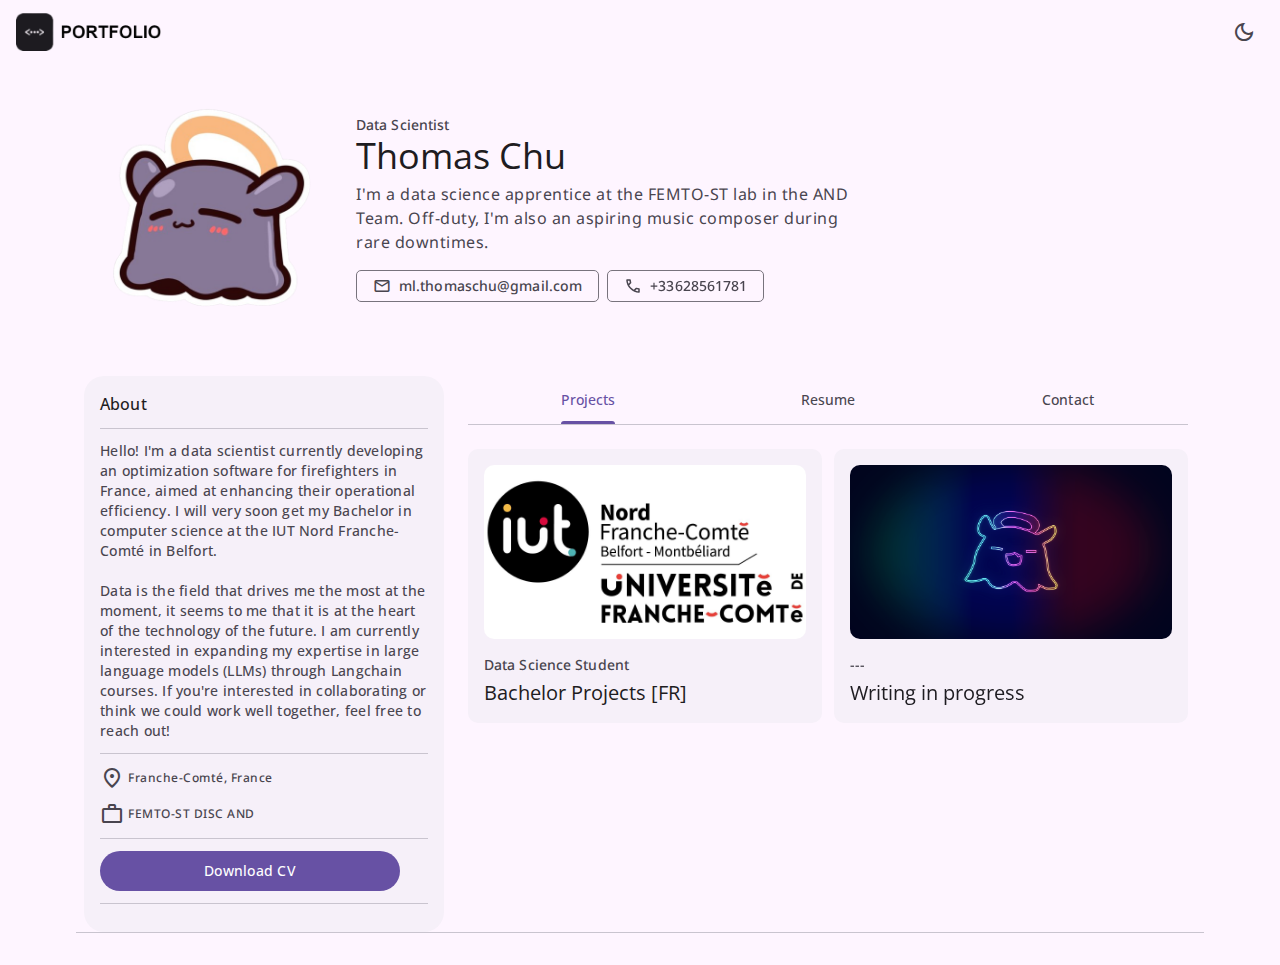
<file: index.html>
<!DOCTYPE html>
<html lang="en" data-theme="dark">
<head>
    <meta charset="UTF-8">
    <meta name="viewport" content="width=device-width, initial-scale=1.0">

    <!-- Meta tags -->
    <title>Thomas Chu - Portfolio</title>
    <meta name="title" content="Thomas Chu - Portfolio">
    <meta name="description" content="This is a personal portfolio made by Shu the takodachi">

    <!-- Favicon -->
    <link rel="icon" href="favicon.svg" type="image/svg+xml">

    <!-- Google fonts -->
    <link rel="preconnect" href="https://fonts.googleapis.com">
    <link rel="preconnect" href="https://fonts.gstatic.com" crossorigin>
    <link  rel="stylesheet" href="https://fonts.googleapis.com/css2?family=Noto+Sans:wght@400;500&family=Open+Sans:wght@400;500&display=swap">

    <!-- Material icon link -->
    <link rel="stylesheet" href="https://fonts.googleapis.com/css2?family=Material+Symbols+Outlined:opsz,wght,FILL,GRAD@24,400,0,0">

    <!-- Custom CSS link -->
    <link rel="stylesheet" href="./css/style.css">
</head>

<body>
    <!-- Top bar -->
    <header class="topbar">

        <a href="#" class="logo">
            <img src="./assets/images/Logo_dark.png" alt="Porfolio" class="dark" width="145" height="32">
            <img src="./assets/images/Logo_light.png" alt="Porfolio" class="light" width="145" height="32">
        </a>

        <button class="icon-btn theme-btn">
            <span class="material-symbols-outlined dark" aria-hidden="true"> dark_mode </span>
            <span class="material-symbols-outlined light" aria-hidden="true"> light_mode </span>
            <div class="state-layer"></div>
        </button>

    </header>

    <main>
        <article>
            <!-- Hero section -->
            <section class="section hero">
                <div class="container">

                    <figure class="hero-banner img-holder" style="--width: 240; --height:240;">
                        <img src="./assets/images/profile.png" width="240" height="240" alt="Thomas Chu" class="img-cover">
                    </figure>

                    <div class="hero-content">
                        <span class="label-large section-subtitle">Data Scientist</span>
                        <h1 class="display-small">Thomas Chu</h1>
                        <p class="body-large section-text">
                            I'm a data science apprentice at the FEMTO-ST lab in the AND Team.
                            Off-duty, I'm also an aspiring music composer during rare downtimes.
                        </p>

                        <div class="btn-wrapper">
                            <a href="mailto:ml.thomaschu@gmail.com" class="chip">
                                <span class="material-symbols-outlined" aria-hidden="true"> mail </span>
                                <span class="label-large">ml.thomaschu@gmail.com</span>
                                <div class="state-layer"></div>
                            </a>

                            <a href="tel:+33628561781" class="chip">
                                <span class="material-symbols-outlined" aria-hidden="true"> call </span>
                                <span class="label-large">+33628561781</span>
                                <div class="state-layer"></div>
                            </a>
                        </div>
                    </div>

                </div>
            </section>

            <!-- Main content -->
            <div class="article">
                <div class="about-card">
                    <h2 class="card-title title-medium">About</h2>
                    <p class="body-medium card-text">
                        Hello! I'm a data scientist currently developing an optimization software for firefighters in France, aimed at enhancing their operational efficiency. 
                        I will very soon get my Bachelor in computer science at the IUT Nord Franche-Comté in Belfort.
                        <br><br>
                        Data is the field that drives me the most at the moment, it seems to me that it is at the heart of the technology of the future. 
                        I am currently interested in expanding my expertise in large language models (LLMs) through Langchain courses. 
                        If you're interested in collaborating or think we could work well together, feel free to reach out!
                    </p>
                    <ul class="about-list">
                        <li class="list-item">
                            <span class="material-symbols-outlined" aria-hidden="true"> location_on </span>
                            <span class="label-medium">Franche-Comté, France</span>
                        </li>
                        <li class="list-item">
                            <span class="material-symbols-outlined" aria-hidden="true"> work </span>
                            <span class="label-medium">FEMTO-ST DISC AND</span>
                        </li>
                    </ul>

                    <p class="body-medium card-text">
                        <a href="CV-FR.pdf" class="btn">Download CV</a>
                    </p>
                </div>

                <div>
                    <!-- Primary tabs -->
                    <div class="primary-tabs">
                        <button class="tab-btn active" data-tab-btn="project">
                            <span class="tab-text title-small">Projects</span>
                            <div class="state-layer"></div>
                        </button>

                        <button class="tab-btn" data-tab-btn="resume">
                            <span class="tab-text title-small">Resume</span>
                            <div class="state-layer"></div>
                        </button>

                        <button class="tab-btn" data-tab-btn="contact">
                            <span class="tab-text title-small">Contact</span>
                            <div class="state-layer"></div>
                        </button>
                    </div>

                    <!-- Projects -->
                    <section class="section tab-content active" data-tab-content="project">
                        <div class="container">
                            <div class="project-list">

                                <div class="card">
                                    <figure class="card-banner img-holder" style="--width: 334; --height: 180;">
                                        <img src="./assets/images/IUT NFC.jpg" alt="" class="img-cover">
                                    </figure>

                                    <div class="card-content">
                                        <span class="label-large card-subtitle">Data Science Student</span>
                                        <h3 class="title-large card-title">Bachelor Projects [FR]</h3>
                                    </div>

                                    <a href="./pages/BUT/home.html" class="state-layer"></a>
                                </div>

                                <div class="card">
                                    <figure class="card-banner img-holder" style="--width: 334; --height: 180;">
                                        <img src="./assets/images/tako-progress.png" alt="" class="img-cover">
                                    </figure>

                                    <div class="card-content">
                                        <span class="label-large card-subtitle">---</span>
                                        <h3 class="title-large card-title">Writing in progress</h3>
                                    </div>

                                    <a href="#" class="state-layer"></a>
                                </div>

                            </div>
                        </div>

                    </section>

                    <!-- Resume -->
                    <section class="section tab-content resume-tab" data-tab-content="resume">
                        <div class="container">

                            <h2 class="section-title title-small">Experience</h2>

                            <ul class="list">
                                <li class="resume-item">
                                    <div class="resume-card">
                                        <p class="body-large">Data Scientist, FEMTO-ST</p>
                                        <span class="label-medium card-subtitle">2023 - Present</span>
                                        <span class="body-medium card-text">
                                            Led the development of an intervention optimizer software for the 
                                            firefighters of France resulting in improved efficiency and streamlined processes.
                                        </span>
                                    </div>
                                </li>

                                <li class="resume-item">
                                    <div class="resume-card">
                                        <p class="body-large">Research Assistant Intern, Portsmouth University</p>
                                        <span class="label-medium card-subtitle">2023</span>
                                        <span class="body-medium card-text">
                                            Assisted in the development of a machine learning model for predicting the emotions of students in England.
                                        </span>
                                    </div>
                                </li>
                            </ul>

                            <h2 class="section-title title-small">Education</h2>

                            <ul class="list">

                                <li class="resume-item">
                                    <div class="resume-card">

                                        <p class="body-large">
                                            Engineering Degree in Computer Science, UTBM (Belfort, France)
                                        </p>

                                        <span class="label-medium card-subtitle">2024 - Present</span>

                                    </div>
                                </li>

                                <li class="resume-item">
                                    <div class="resume-card">

                                        <p class="body-large">
                                            Bachelor of Computer Science (BUT), IUT Nord France-Comté (Belfort, France)
                                        </p>

                                        <span class="label-medium card-subtitle">2021 - 2024</span>

                                    </div>
                                </li>

                                <li class="resume-item">
                                    <div class="resume-card">

                                        <p class="body-large">
                                            Preparatory courses for <i>Grandes Ecoles</i> (CPGE), Victor Hugo High School (Besançon, France)
                                        </p>

                                        <span class="label-medium card-subtitle">2019 - 2021</span>

                                    </div>
                                </li>

                                <li class="resume-item">
                                    <div class="resume-card">

                                        <p class="body-large">
                                            Scientific Baccalaureate, Georges Colomb High School (Lure, France)
                                        </p>

                                        <span class="label-medium card-subtitle">2016 - 2019</span>

                                    </div>
                                </li>
                            </ul>

                            <h2 class="section-title title-small">Skills and Technologies</h2>

                            <ul class="resume-bottom-list">

                                <li class="resume-bottom-item">
                                    <img src="./assets/images/python.svg" width="28" height="28" loading="lazy" alt="HTML5" class="icon">

                                    <span class="label-medium">Python</span>
                                </li>

                                <li class="resume-bottom-item">
                                    <img src="./assets/images/jupyter.svg" width="28" height="28" loading="lazy" alt="HTML5" class="icon">

                                    <span class="label-medium">Jupyter</span>
                                </li>

                                <li class="resume-bottom-item">
                                    <img src="./assets/images/node.js.svg" width="28" height="28" loading="lazy" alt="HTML5" class="icon">

                                    <span class="label-medium">Node.js</span>
                                </li>

                                <li class="resume-bottom-item">
                                    <img src="./assets/images/vue.svg" width="28" height="28" loading="lazy" alt="HTML5" class="icon">

                                    <span class="label-medium">Vue.js</span>
                                </li>

                                <li class="resume-bottom-item">
                                    <img src="./assets/images/javascript.svg" width="28" height="28" loading="lazy" alt="HTML5" class="icon">

                                    <span class="label-medium">JavaScript</span>
                                </li>

                                <li class="resume-bottom-item">
                                    <img src="./assets/images/github.svg" width="28" height="28" loading="lazy" alt="HTML5" class="icon">

                                    <span class="label-medium">GitHub</span>
                                </li>

                                <li class="resume-bottom-item">
                                    <img src="./assets/images/VS_code.svg" width="28" height="28" loading="lazy" alt="HTML5" class="icon">

                                    <span class="label-medium">VSCode</span>
                                </li>

                                <li class="resume-bottom-item">
                                    <img src="./assets/images/mongoDB.svg" width="28" height="28" loading="lazy" alt="HTML5" class="icon">

                                    <span class="label-medium">Mongo DB</span>
                                </li>

                            </ul>

                        </div>
                    </section>

                    <!-- Contact -->
                    <section class="section tab-content contact-tab" data-tab-content="contact">
                        <div class="container">

                            <div class="contact-info">

                                <h4 class="section-title title-small">Contact Info</h4>

                                <ul class="contact-info-list">

                                    <li class="contact-info-item">

                                        <div class="icon-box">
                                            <span class="material-symbols-outlined" aria-hidden="true">mail </span>
                                        </div>

                                        <div class="info-content">
                                            <p class="label-small info-title">Mail me</p>
                                            <a href="mailto:ml.thomaschu@gmail.com" class="label-small info-text">ml.thomaschu@gmail.com</a>
                                            <a href="mailto:thomas.chu@edu.univ-fcomte.fr" class="label-small info-text">thomas.chu@edu.univ-fcomte.fr</a>
                                        </div>

                                    </li>

                                    <li class="contact-info-item">

                                        <div class="icon-box">
                                            <span class="material-symbols-outlined" aria-hidden="true">call </span>
                                        </div>

                                        <div class="info-content">
                                            <p class="label-small info-title">Call me</p>
                                            <a href="tel:+33628561781" class="label-small info-text">+33628561781</a>
                                        </div>

                                    </li>

                                    <li class="contact-info-item">

                                        <div class="icon-box">
                                            <span class="material-symbols-outlined" aria-hidden="true">location_on </span>
                                        </div>

                                        <div class="info-content">
                                            <p class="label-small info-title">Address</p>
                                            <a href="https://www.google.fr/maps/place/6+Imp.+Marie+Richard,+70200+Lure/@47.6800389,6.4963156,17z/data=!3m1!4b1!4m6!3m5!1s0x47925b3899b6b1c5:0xd5e3992fd09cade!8m2!3d47.6800353!4d6.4988905!16s%2Fg%2F11c2b973g8?entry=ttu" class="label-small info-text">6 Impasse Marie Richard, 70200 LURE, France</a>
                                        </div>

                                    </li>

                                </ul>

                                <h4 class="title-small">Social Info</h4>

                                <div class="social-list">

                                    <a href="https://github.com/GitGudShu" class="social-item">
                                        <svg width="24" height="24" viewBox="0 0 24 24" fill="none" xmlns="http://www.w3.org/2000/svg">
                                            <g clip-path="url(#clip0_66_1649)">
                                            <path d="M0.184072 10.462C-0.594929 15.368 1.58507 21.285 8.30707 23.468C8.42707 23.49 8.53807 23.5 8.64207 23.5C9.42407 23.5 9.96207 22.918 9.96207 22.2C9.86507 21.677 10.3451 19.558 9.04207 19.843C6.52307 20.379 6.22107 18.972 5.83707 18.236C6.92307 19.63 8.55507 19.595 9.78607 19.055C10.4691 18.755 10.1121 17.991 10.4361 17.712C10.5468 17.6167 10.6273 17.4911 10.6677 17.3507C10.7081 17.2103 10.7065 17.0611 10.6633 16.9216C10.6201 16.782 10.537 16.6581 10.4244 16.5651C10.3117 16.4721 10.1743 16.414 10.0291 16.398C7.71507 16.143 5.57207 15.397 5.57207 11.696C5.57207 9.52797 7.07707 9.33397 6.66207 8.42697C6.64707 8.39397 6.32907 7.67297 6.61707 6.57797C8.03607 6.83997 8.68907 7.85797 9.37007 7.67497C11.0571 7.21497 12.9141 7.21497 14.6001 7.67497C15.3041 7.86397 15.8071 6.87397 17.3381 6.57197C17.7791 8.22597 16.8651 8.62997 17.4411 9.24897C18.0731 9.92897 18.3941 10.752 18.3941 11.696C18.3941 17.26 13.6771 15.653 13.2931 16.916C13.2501 17.0565 13.2495 17.2065 13.2913 17.3474C13.3331 17.4882 13.4155 17.6136 13.5281 17.708C14.1381 18.221 14.0581 19.538 13.9931 20.597C13.9261 21.695 13.8681 22.642 14.4751 23.176C14.6891 23.366 15.0701 23.569 15.7591 23.429C22.3931 21.298 24.5891 15.407 23.8221 10.512C21.7261 -2.85603 2.29607 -2.84003 0.184072 10.462ZM8.45407 21.44L8.45807 21.945C7.95288 21.7709 7.46008 21.5628 6.98307 21.322C7.40807 21.431 7.89607 21.478 8.45407 21.44ZM8.82407 17.74L8.80907 17.82C7.95607 18.072 7.30007 17.821 6.85207 17.068L6.85107 17.066C7.53107 17.43 8.23207 17.626 8.82407 17.74ZM12.0001 1.99997C23.8331 1.99997 26.5021 18.267 15.4691 21.941C15.4311 21.644 15.4661 21.084 15.4901 20.689C15.5481 19.738 15.6161 18.63 15.2771 17.704C20.3651 16.645 20.7901 11.058 18.8311 8.56897C19.0741 7.61697 18.9761 5.37997 18.1021 5.10597C17.8961 5.04097 16.7971 4.80197 14.6651 6.14297C12.9023 5.72648 11.0668 5.72648 9.30407 6.14297C8.24007 5.47597 5.84207 4.39097 5.38207 5.54297C4.84807 6.88497 4.97507 7.96997 5.13407 8.57297C3.39507 10.777 3.91607 14.467 5.66807 16.199C4.67507 15.724 3.30707 15.562 3.01207 16.513C2.68907 17.55 3.92407 17.424 4.69107 19.317C4.76407 19.553 4.89907 19.83 5.10607 20.105C-1.70493 14.54 1.58107 1.99997 12.0001 1.99997Z" style="fill: var(--on-surface-variant)"/>
                                            </g>
                                            <defs>
                                            <clipPath id="clip0_66_1649">
                                            <rect width="24" height="24" fill="white"/>
                                            </clipPath>
                                            </defs>
                                        </svg>
                                            
                                    </a>

                                    <a href="https://www.linkedin.com/in/thomas-chu-259702235/" class="social-item">
                                        <svg class="svg-icon" height="24" width="24" style="vertical-align: middle;fill: currentColor;" viewBox="0 0 1024 1024" version="1.1" xmlns="http://www.w3.org/2000/svg">
                                            <path d="M624.238215 382.738035c-21.642438 0-37.685227 5.456592-50.233345 12.364188-2.002794-7.152836-8.624277-12.384625-16.410649-10.831437l-95.296212 0c-9.421307-1.573624-17.044186 6.069692-14.142179 15.961043l0 351.265557c-2.902008 8.951263 4.720872 16.615016 14.142179 15.961043l95.296212 0c9.421307 0.633537 17.044186-7.030216 17.044186-16.451523l-0.040873-212.275735c-0.040873-0.102183-0.388297-10.25921 6.028819-17.248553 5.150042-5.558775 13.978685-8.399473 26.220253-8.399473 20.375364 0 29.449248 8.338163 32.821299 26.97641l0 210.947352c-3.351615 9.421307 4.271265 17.08506 13.692572 16.451523l100.425817 0c9.421307 0.633537 17.044186-7.030216 13.672135-16.451523l0-218.038878c3.351615-110.868958-75.615695-150.250429-143.24065-150.250429zM736.742107 735.536343l-66.296571 0 0-195.456353c0-37.705664-24.360516-61.085219-63.53762-61.085219-22.153355 0-39.401908 6.519299-51.275616 19.353531-16.512833 17.88209-15.225322 40.546362-11.689778 45.59422l0 191.593821-64.559454 0 0-318.689498 61.187403 0 0 10.729254c0 6.478426 3.678601 12.445935 9.52349 15.286632s12.772921 2.145851 17.9434-1.777991l4.475632-3.453798c12.936415-10.177464 26.322436-20.763661 51.786533-20.763661 26.383746 0 112.503892 8.399473 112.503892 116.14162l0 202.507005zM352.348701 223.515906c-35.82549 0-64.947751 29.122261-64.947751 64.947751s29.122261 64.947751 64.947751 64.947751 64.947751-29.122261 64.947751-64.947751-29.122261-64.947751-64.947751-64.947751zM352.348701 319.323035c-16.982876 0-30.838941-13.856065-30.838941-30.838941s13.856065-30.838941 30.838941-30.838941 30.838941 13.856065 30.838941 30.838941-13.856065 30.838941-30.838941 30.838941zM397.942921 382.697162l-94.785295 0c-9.421307 0-17.044186 7.622879-14.693969 17.534667l0 351.265557c-2.370654 8.951263 5.272662 16.615016 14.693969 15.961043l94.785295 0c9.421307 0.633537 17.044186-7.030216 17.044186-16.451523l0-351.265557c0-9.421307-7.622879-17.044186-17.044186-17.044186zM384.270786 735.536343l-64.048537 0 0-318.689498 64.048537 0 0 318.689498zM512 0c-282.353091 0-512 229.667345-512 512s229.667345 512 512 512 512-229.667345 512-512-229.667345-512-512-512zM512 989.891191c-263.510478 0-477.891191-214.40115-477.891191-477.891191s214.40115-477.891191 477.891191-477.891191 477.891191 214.40115 477.891191 477.891191-214.40115 477.891191-477.891191 477.891191"  />
                                        </svg>
                                    </a>

                                </div>

                            </div>

                            <!-- <form action="" method="post" class="contact-form">
                                <h3 class="title-large">Let's Work Together</h3>

                                <div class="input-wrapper">
                                    <input type="text" name="name" placeholder="Name*" required class="input-field">
                                    <input type="email" name="email" placeholder="Email*" required class="input-field">
                                    <input type="text" name="subject" placeholder="Subject" required class="input-field">
                                    <textarea name="message" placeholder="Message*" required class="textarea"></textarea>

                                    <button class="btn" type="submit">
                                        <span class="label-large">Send Message</span>
                                        <div class="state-layer"></div>
                                    </button>
                                </div>
                            </form> -->

                        </div>
                    </section>

                </div>
            </div>

        </article>
    </main>

    <footer class="footer">
        <div class="container">
            <p class="body-medium"></p>
        </div>
    </footer>

    <!-- Custom JS link -->
    <script src="./js/script.js"></script>
</body>
</html>
</file>
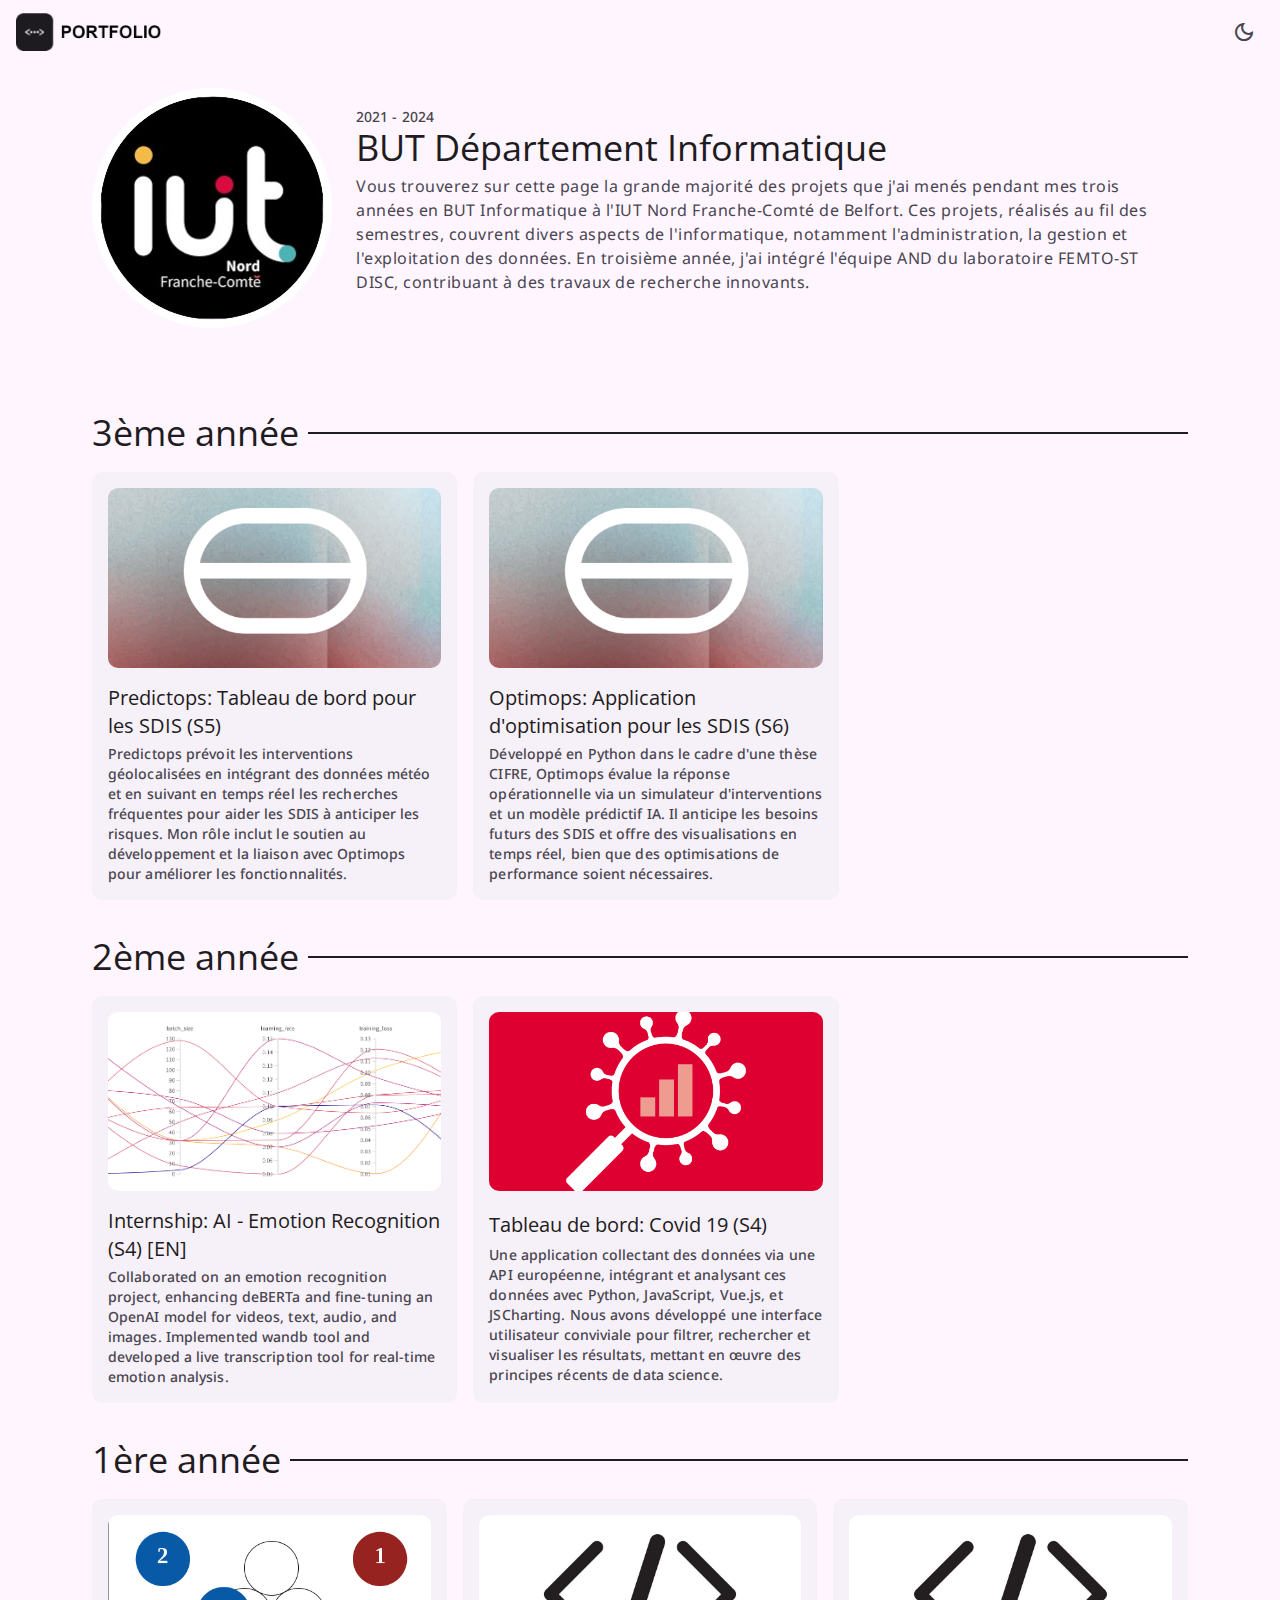
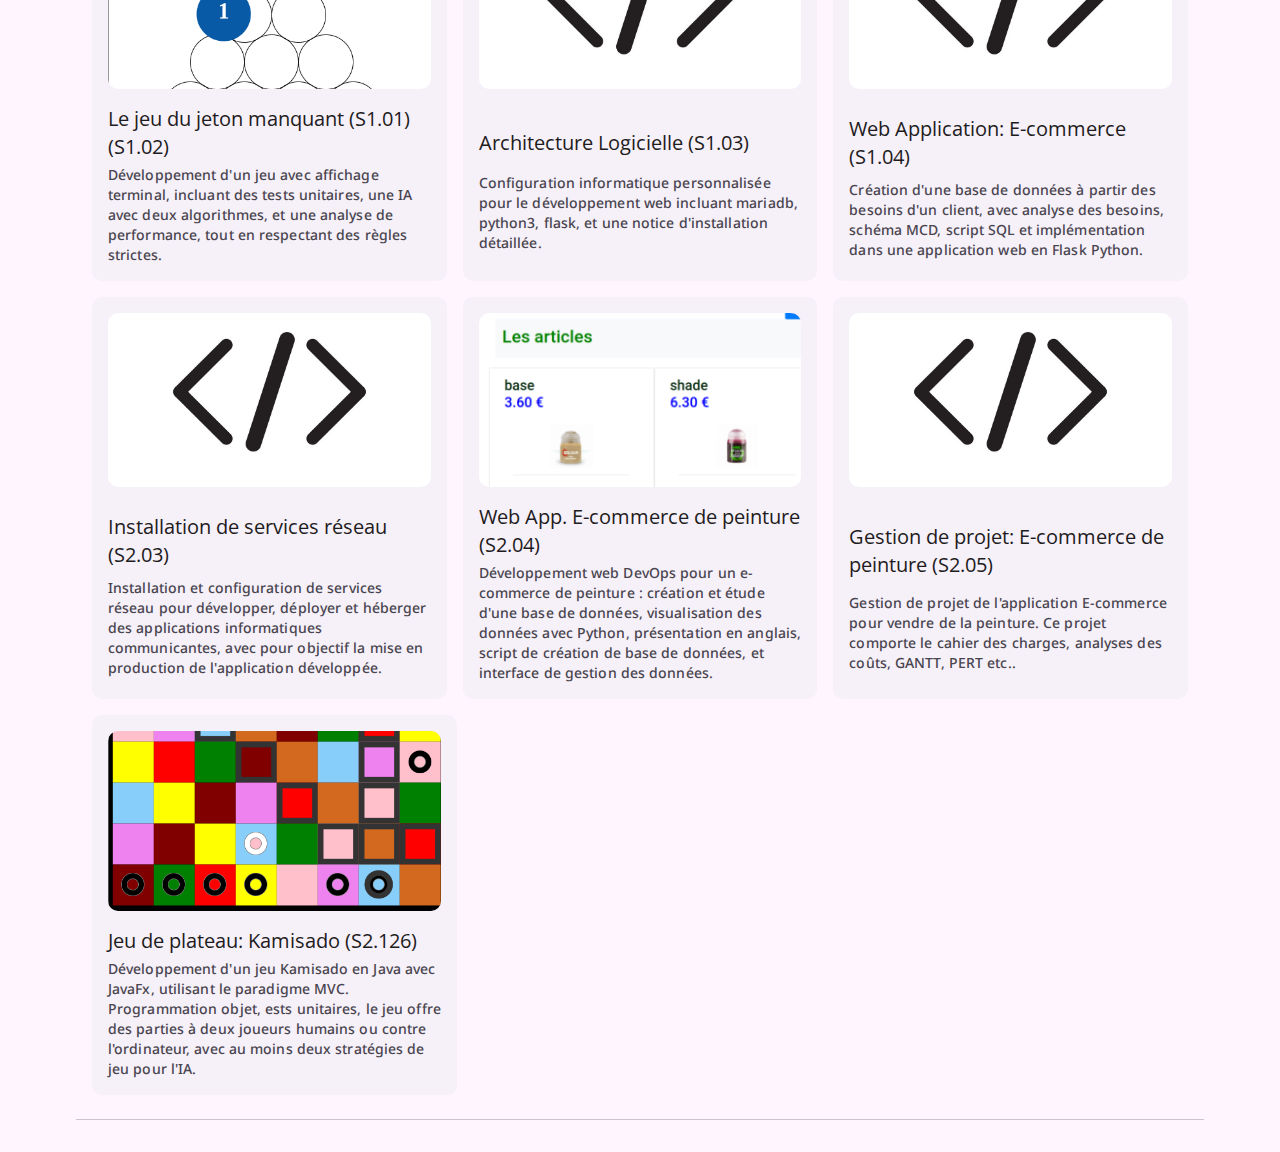
<file: pages/BUT/home.html>
<!DOCTYPE html>
<html lang="en" data-theme="dark">
<head>
    <meta charset="UTF-8">
    <meta name="viewport" content="width=device-width, initial-scale=1.0">

    <!-- Meta tags -->
    <title>Thomas Chu - Portfolio</title>
    <meta name="title" content="Thomas Chu - Portfolio">
    <meta name="description" content="This is a personal portfolio made by Shu the takodachi">

    <!-- Favicon -->
    <link rel="icon" href="../../favicon.svg" type="image/svg+xml">

    <!-- Google fonts -->
    <link rel="preconnect" href="https://fonts.googleapis.com">
    <link rel="preconnect" href="https://fonts.gstatic.com" crossorigin>
    <link  rel="stylesheet" href="https://fonts.googleapis.com/css2?family=Noto+Sans:wght@400;500&family=Open+Sans:wght@400;500&display=swap">

    <!-- Material icon link -->
    <link rel="stylesheet" href="https://fonts.googleapis.com/css2?family=Material+Symbols+Outlined:opsz,wght,FILL,GRAD@24,400,0,0">

    <!-- Custom CSS link -->
    <link rel="stylesheet" href="../../css/style.css">
</head>

<body>
    <!-- Top bar -->
    <header class="topbar">

        <a href="../../index.html" class="logo">
            <img src="../../assets/images/Logo_dark.png" alt="Porfolio" class="dark" width="145" height="32">
            <img src="../../assets/images/Logo_light.png" alt="Porfolio" class="light" width="145" height="32">
        </a>

        <button class="icon-btn theme-btn">
            <span class="material-symbols-outlined dark" aria-hidden="true"> dark_mode </span>
            <span class="material-symbols-outlined light" aria-hidden="true"> light_mode </span>
            <div class="state-layer"></div>
        </button>

    </header>

    <main>
        <article>
            <!-- Hero section -->
            <section class="section hero">
                <div class="container">

                    <figure class="hero-banner img-holder" style="--width: 240; --height:240;">
                        <img src="../../assets/images/iut.png" width="500" height="240" alt="IUT" class="img-cover" style="border: solid white 0.5em; border-radius: 50%;">
                    </figure>

                    <div class="hero-content" style="max-width: 800px;">
                        <span class="label-large section-subtitle">2021 - 2024</span>
                        <h1 class="display-small">BUT Département Informatique</h1>
                        <p class="body-large section-text">
                            Vous trouverez sur cette page la grande majorité des projets que j'ai menés pendant mes 
                            trois années en BUT Informatique à l'IUT Nord Franche-Comté de Belfort. 
                            Ces projets, réalisés au fil des semestres, couvrent divers aspects de l'informatique, 
                            notamment l'administration, la gestion et l'exploitation des données. En troisième année, 
                            j'ai intégré l'équipe AND du laboratoire FEMTO-ST DISC, contribuant à des travaux de recherche innovants.
                        </p>
                    </div>

                </div>
            </section>

            <!-- Main content -->
            <div class="article-main">
                <section class="section">
                    <div class="container">

                        <h2 class="display-small separator">3ème année</h2>
                        <div class="projects">

                            <div class="card">
                                <figure class="card-banner img-holder" style="--width: 334; --height: 180;">
                                    <img src="../../assets/images/but/predictops.png" alt="" class="img-cover">
                                </figure>

                                <div class="card-content">
                                    <h3 class="title-large card-title">Predictops: Tableau de bord pour les SDIS (S5)</h3>
                                    <span class="label-large card-subtitle">
                                        Predictops prévoit les interventions géolocalisées en intégrant des données météo et en suivant 
                                        en temps réel les recherches fréquentes pour aider les SDIS à anticiper les risques. 
                                        Mon rôle inclut le soutien au développement et la liaison avec Optimops pour améliorer les fonctionnalités.
                                    </span>
                                </div>

                                <a href="./pages/s5.html" class="state-layer"></a>
                            </div>

                            <div class="card">
                                <figure class="card-banner img-holder" style="--width: 334; --height: 180;">
                                    <img src="../../assets/images/but/predictops.png" alt="" class="img-cover">
                                </figure>

                                <div class="card-content">
                                    <h3 class="title-large card-title">Optimops: Application d'optimisation pour les SDIS (S6)</h3>
                                    <span class="label-large card-subtitle">
                                        Développé en Python dans le cadre d'une thèse CIFRE, Optimops évalue la réponse opérationnelle via un simulateur 
                                        d'interventions et un modèle prédictif IA. Il anticipe les besoins futurs des SDIS et offre 
                                        des visualisations en temps réel, bien que des optimisations de performance soient nécessaires.
                                    </span>
                                </div>

                                <a href="./pages/s6.html" class="state-layer"></a>
                            </div>

                        </div>

                        <h2 class="display-small separator">2ème année</h2>
                        <div class="projects">

                            <div class="card">
                                <figure class="card-banner img-holder" style="--width: 334; --height: 180;">
                                    <img src="../../assets/images/but/emotion-analysis.png" alt="" class="img-cover">
                                </figure>

                                <div class="card-content">
                                    <h3 class="title-large card-title">Internship: AI - Emotion Recognition (S4) [EN]</h3>
                                    <span class="label-large card-subtitle">
                                        Collaborated on an emotion recognition project, enhancing deBERTa and fine-tuning an OpenAI model 
                                        for videos, text, audio, and images. Implemented wandb tool and developed a 
                                        live transcription tool for real-time emotion analysis.
                                    </span>
                                </div>

                                <a href="./pages/stage_s4.html" class="state-layer"></a>
                            </div>

                            <div class="card">
                                <figure class="card-banner img-holder" style="--width: 334; --height: 180;">
                                    <img src="../../assets/images/but/covid.png" alt="" class="img-cover">
                                </figure>

                                <div class="card-content">
                                    <h3 class="title-large card-title">Tableau de bord: Covid 19 (S4)</h3>
                                    <span class="label-large card-subtitle">
                                        Une application collectant des données via une API européenne, intégrant et analysant ces données avec Python, 
                                        JavaScript, Vue.js, et JSCharting. Nous avons développé une interface utilisateur conviviale pour filtrer, 
                                        rechercher et visualiser les résultats, mettant en œuvre des principes récents de data science.
                                    </span>
                                </div>

                                <a href="./pages/covid_s4.html" class="state-layer"></a>
                            </div>

                        </div>

                        <h2 class="display-small separator">1ère année</h2>
                        <div class="projects">

                            <div class="card">
                                <figure class="card-banner img-holder" style="--width: 334; --height: 180;">
                                    <img src="../../assets/images/but/jeton.png" alt="" class="img-cover">
                                </figure>

                                <div class="card-content">
                                    <h3 class="title-large card-title">Le jeu du jeton manquant (S1.01) (S1.02)</h3>
                                    <span class="label-large card-subtitle">
                                        Développement d'un jeu avec affichage terminal, incluant des tests unitaires, une IA avec deux algorithmes, 
                                        et une analyse de performance, tout en respectant des règles strictes.
                                    </span>
                                </div>

                                <a href="../BUT/pages/jeton_s1.html" class="state-layer"></a>
                            </div>

                            <div class="card">
                                <figure class="card-banner img-holder" style="--width: 334; --height: 180;">
                                    <img src="../../assets/images/coding.jpg" alt="" class="img-cover">
                                </figure>

                                <div class="card-content">
                                    <h3 class="title-large card-title">Architecture Logicielle (S1.03)</h3>
                                    <span class="label-large card-subtitle">
                                        Configuration informatique personnalisée pour le développement web incluant
                                         mariadb, python3, flask, et une notice d'installation détaillée.
                                    </span>
                                </div>

                                <a href="../BUT/pages/archi_s1.html" class="state-layer"></a>
                            </div>

                            <div class="card">
                                <figure class="card-banner img-holder" style="--width: 334; --height: 180;">
                                    <img src="../../assets/images/coding.jpg" alt="" class="img-cover">
                                </figure>

                                <div class="card-content">
                                    <h3 class="title-large card-title">Web Application: E-commerce (S1.04)</h3>
                                    <span class="label-large card-subtitle">
                                        Création d'une base de données à partir des besoins d'un client, avec analyse des besoins, schéma MCD, 
                                        script SQL et implémentation dans une application web en Flask Python.
                                    </span>
                                </div>

                                <a href="../BUT/pages/we_ecommerce_s1.html" class="state-layer"></a>
                            </div>

                            <div class="card">
                                <figure class="card-banner img-holder" style="--width: 334; --height: 180;">
                                    <img src="../../assets/images/coding.jpg" alt="" class="img-cover">
                                </figure>

                                <div class="card-content">
                                    <h3 class="title-large card-title">Installation de services réseau (S2.03)</h3>
                                    <span class="label-large card-subtitle">
                                        Installation et configuration de services réseau pour développer, déployer et héberger des applications informatiques 
                                        communicantes, avec pour objectif la mise en production de l'application développée.
                                    </span>
                                </div>

                                <a href="../BUT/pages/reseau_s2.html" class="state-layer"></a>
                            </div>

                            <div class="card">
                                <figure class="card-banner img-holder" style="--width: 334; --height: 180;">
                                    <img src="../../assets/images/but/ecommerce.png" alt="" class="img-cover">
                                </figure>

                                <div class="card-content">
                                    <h3 class="title-large card-title">Web App. E-commerce de peinture (S2.04)</h3>
                                    <span class="label-large card-subtitle">
                                        Développement web DevOps pour un e-commerce de peinture : création et étude d'une base de données, 
                                        visualisation des données avec Python, présentation en anglais, script de création de 
                                        base de données, et interface de gestion des données.
                                    </span>
                                </div>

                                <a href="../BUT/pages/we_ecommerce_s2.html" class="state-layer"></a>
                            </div>

                            <div class="card">
                                <figure class="card-banner img-holder" style="--width: 334; --height: 180;">
                                    <img src="../../assets/images/coding.jpg" alt="" class="img-cover">
                                </figure>

                                <div class="card-content">
                                    <h3 class="title-large card-title">Gestion de projet: E-commerce de peinture (S2.05)</h3>
                                    <span class="label-large card-subtitle">
                                        Gestion de projet de l'application E-commerce pour vendre de la peinture.
                                        Ce projet comporte le cahier des charges, analyses des coûts, GANTT, PERT etc..
                                    </span>
                                </div>

                                <a href="../BUT/pages/gestion_s2.html" class="state-layer"></a>
                            </div>

                            <div class="card">
                                <figure class="card-banner img-holder" style="--width: 334; --height: 180;">
                                    <img src="../../assets/images/but/kamisado.png" alt="" class="img-cover">
                                </figure>

                                <div class="card-content">
                                    <h3 class="title-large card-title">Jeu de plateau: Kamisado (S2.126)</h3>
                                    <span class="label-large card-subtitle">
                                        Développement d'un jeu Kamisado en Java avec JavaFx, utilisant le paradigme MVC. 
                                        Programmation objet, ests unitaires, le jeu offre des parties à deux joueurs humains ou 
                                        contre l'ordinateur, avec au moins deux stratégies de jeu pour l'IA. 
                                    </span>
                                </div>

                                <a href="../BUT/pages/kamisado_s2.html" class="state-layer"></a>
                            </div>
                        </div>
                    </div>
                </section>
            </div>

        </article>
    </main>

    <footer class="footer">
        <div class="container">
            <p class="body-medium"></p>
        </div>
    </footer>

    <!-- Custom JS link -->
    <script src="../../js/script.js"></script>

    <!-- CSS script for this page -->
    <style>
        .container-addon {
            display: flex;
            gap: 10px;
        }

        .separator {
            display: flex;
            align-items: center;
            text-align: center;
            padding-top: 1em;
            padding-bottom: .5em;
        }

        .projects {
            display: flex;
            gap: 1em;
            width: 100%;
            flex-wrap: wrap;
        }

        .projects .card {
            flex: 1 1 calc(33.333% - 1em);
            box-sizing: border-box;
            max-width: 33.333%;
        }

        .separator::after {
            content: '';
            flex: 1;
            border-bottom: 2px solid;
        }

        .separator:not(:empty)::after {
            margin-left: .25em;
        }

        .separator:not(:empty)::before {
            margin-right: .25em;
        }

        @media screen and (max-width: 1000px) {
            .projects .card {
                flex: 1 1 45%;
                max-width: 45%;
            }

            .card {
                max-width: 100%;
            }
        }

        @media screen and (max-width: 500px) {
            .projects {
                flex-direction: column;
                gap: 1em;
            }
            
            .projects .card {
                flex: 1 1 100%;
                max-width: 100%;
            }
        }
    </style>
</body>
</html>
</file>
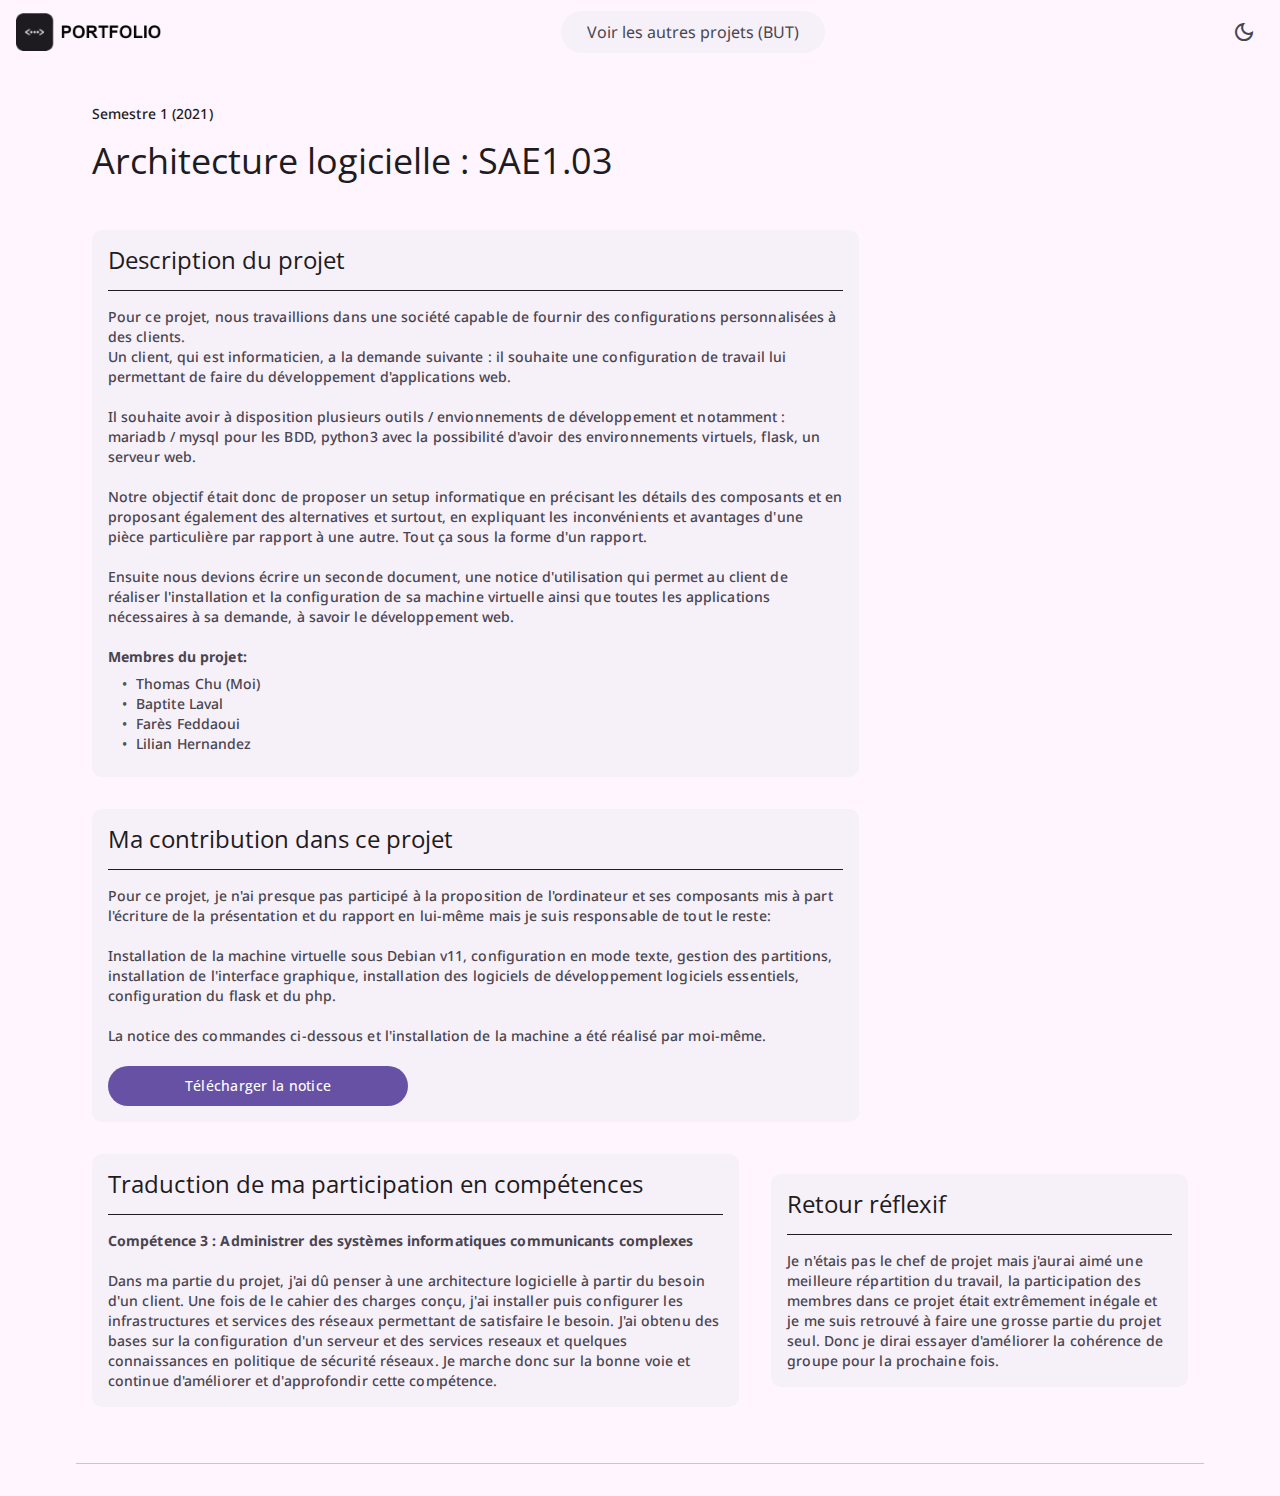
<file: pages/BUT/pages/archi_s1.html>
<!DOCTYPE html>
<html lang="en" data-theme="dark">
<head>
    <meta charset="UTF-8">
    <meta name="viewport" content="width=device-width, initial-scale=1.0">

    <!-- Meta tags -->
    <title>Thomas Chu - Portfolio</title>
    <meta name="title" content="Thomas Chu - Portfolio">
    <meta name="description" content="This is a personal portfolio made by Shu the takodachi">

    <!-- Favicon -->
    <link rel="icon" href="../../../favicon.svg" type="image/svg+xml">

    <!-- Google fonts -->
    <link rel="preconnect" href="https://fonts.googleapis.com">
    <link rel="preconnect" href="https://fonts.gstatic.com" crossorigin>
    <link  rel="stylesheet" href="https://fonts.googleapis.com/css2?family=Noto+Sans:wght@400;500&family=Open+Sans:wght@400;500&display=swap">

    <!-- Material icon link -->
    <link rel="stylesheet" href="https://fonts.googleapis.com/css2?family=Material+Symbols+Outlined:opsz,wght,FILL,GRAD@24,400,0,0">

    <!-- Custom CSS link -->
    <link rel="stylesheet" href="../../../css/style.css">
</head>

<body>
    <!-- Top bar -->
    <header class="topbar">

        <a href="../../../index.html" class="logo">
            <img src="../../../assets/images/Logo_dark.png" alt="Porfolio" class="dark" width="145" height="32">
            <img src="../../../assets/images/Logo_light.png" alt="Porfolio" class="light" width="145" height="32">
        </a>

        <!-- Navbar -->
        <div>
            <nav class="navbar">
                <div class="container">
                    <ul class="nav-menu">
                        <li class="nav-item">
                            <a href="../home.html" class="nav-link">Voir les autres projets (BUT)</a>
                        </li>
                    </ul>
                </div>
            </nav>
        </div>

        <button class="icon-btn theme-btn">
            <span class="material-symbols-outlined dark" aria-hidden="true"> dark_mode </span>
            <span class="material-symbols-outlined light" aria-hidden="true"> light_mode </span>
            <div class="state-layer"></div>
        </button>

    </header>

    <main>
        <article>

            <!-- Description section -->
            <section class="section" style="margin-top: 5em;">
                <div class="container">

                    <div class="main-description">
                        <span class="label-large section-subtitle">Semestre 1 (2021)</span>
                        <h1 class="display-small">Architecture logicielle : SAE1.03</h1>
                    </div>

                </div>
            </section>

            <!-- Content section -->
            <section class="section">
                <div class="container">

                    <div class="row">
                        <div class="card">
                            <div class="card-content">
                                <h2 class="title-large card-title title">Description du projet</h2>
                                <div style="border-top: .1px solid;"></div>

                                <span class="label-large card-subtitle">
                                    Pour ce projet, nous travaillions dans une société capable de fournir des configurations personnalisées à des clients.
                                    <br>

                                    Un client, qui est informaticien, a la demande suivante : il souhaite une configuration de travail lui 
                                    permettant de faire du développement d'applications web.
                                    <br><br>

                                    Il souhaite avoir à disposition plusieurs outils / envionnements de développement et notamment : mariadb / mysql pour les BDD, 
                                    python3 avec la possibilité d'avoir des environnements virtuels, flask, un serveur web.
                                    <br><br>

                                    Notre objectif était donc de proposer un setup informatique en précisant les détails des composants et en 
                                    proposant également des alternatives et surtout, en expliquant les inconvénients et avantages d'une pièce 
                                    particulière par rapport à une autre. Tout ça sous la forme d'un rapport.
                                    <br><br>

                                    Ensuite nous devions écrire un seconde document, une notice d'utilisation qui permet au client de réaliser 
                                    l'installation et la configuration de sa machine virtuelle ainsi que toutes les applications nécessaires 
                                    à sa demande, à savoir le développement web.
                                    <br><br>
    
                                    <strong>Membres du projet: </strong>
    
                                    <div class="list-content">
                                        <ul class="custom-list">
                                            <li>Thomas Chu (Moi)</li>
                                            <li>Baptite Laval</li>
                                            <li>Farès Feddaoui</li>
                                            <li>Lilian Hernandez</li>
                                        </ul>
                                    </div>
                                </span>
                            </div>
                        </div>
                    </div>

                    <div class="row">
                        <div class="card">
                            <div class="card-content">
                                <h2 class="title-large card-title title">Ma contribution dans ce projet</h2>
                                <div style="border-top: .1px solid;"></div>

                                <span class="label-large card-subtitle">
                                    Pour ce projet, je n'ai presque pas participé à la proposition de l'ordinateur et ses composants mis à part 
                                    l'écriture de la présentation et du rapport en lui-même mais je suis responsable de tout le reste:
                                    
                                    <br><br>Installation de la machine virtuelle sous Debian v11, configuration en mode texte, 
                                    gestion des partitions, installation de l'interface graphique, installation des logiciels 
                                    de développement logiciels essentiels, configuration du flask et du php.

                                    <br><br>La notice des commandes ci-dessous et l'installation de la machine a été réalisé par moi-même.
                                    <br><br>

                                    <p class="body-medium card-text">
                                        <a href="../rapports/21_Architecture.pdf" class="btn">Télécharger la notice</a>
                                    </p>
                                </span>
                            </div>
                        </div>

                    </div>

                    <div class="row">
                        <div class="card">
                            <div class="card-content">
                                <h2 class="title-large card-title title">Traduction de ma participation en compétences</h2>
                                <div style="border-top: .1px solid;"></div>

                                <span class="label-large card-subtitle">
                                    <strong>Compétence 3 : Administrer des systèmes informatiques communicants complexes</strong>
                                    <br><br>
                                    
                                    Dans ma partie du projet, j'ai dû penser à une architecture logicielle à partir du besoin d'un client. 
                                    Une fois de le cahier des charges conçu, j'ai installer puis configurer les infrastructures 
                                    et services des réseaux permettant de satisfaire le besoin. J'ai obtenu des bases sur la 
                                    configuration d'un serveur et des services reseaux et quelques connaissances en politique de 
                                    sécurité réseaux. Je marche donc sur la bonne voie et continue d'améliorer et d'approfondir cette compétence.
                                </span>
                            </div>
                        </div>

                        <div class="card">
                            <div class="card-content">
                                <h2 class="title-large card-title title">Retour réflexif</h2>
                                <div style="border-top: .1px solid;"></div>

                                <span class="label-large card-subtitle">
                                    Je n'étais pas le chef de projet mais j'aurai aimé une meilleure répartition du travail, 
                                    la participation des membres dans ce projet était extrêmement inégale et je me suis 
                                    retrouvé à faire une grosse partie du projet seul. Donc je dirai essayer d'améliorer 
                                    la cohérence de groupe pour la prochaine fois.
                                </span>
                            </div>
                        </div>
                    </div>

                </div>
            </section>
                    
        </article>
    </main>

    <footer class="footer">
        <div class="container">
            <p class="body-medium"></p>
        </div>
    </footer>

    <!-- Custom JS link -->
    <script src="../../../js/script.js"></script>

    <!-- CSS script for this page -->
    <style>

        .row {
            display: flex;
            gap: 2em;
            padding-bottom: 2em;
            align-items: center;
        }
        
        .card .card-content {
            display: flex;
            flex-direction: column;
            gap: 1em;
        }

        .card {
            max-width: 70%;
        }

        .column {
            display: flex;
            flex-direction: column;
            gap: 1em;
        }

        .title {
            font-size: 1.5em;
        }

        .main-description {
            display: flex;
            flex-direction: column;
            gap: 1em;
        }

        .custom-list {
            list-style-type: none;
            padding-left: 0;
        }

        .custom-list li::before {
            content: '•'; /* Use bullet character */
            color: #555; /* Bullet color */
            display: inline-block; 
            width: 1em;
            margin-left: -1em; /* Align the bullet with text */
        }

        .list-content {
            padding: .5em 2em;
        }

        @media screen and (max-width: 1000px) {
            .row {
                flex-direction: column;
            }

            .card {
                max-width: 100%;
            }
        }
    </style>
</body>
</html>
</file>
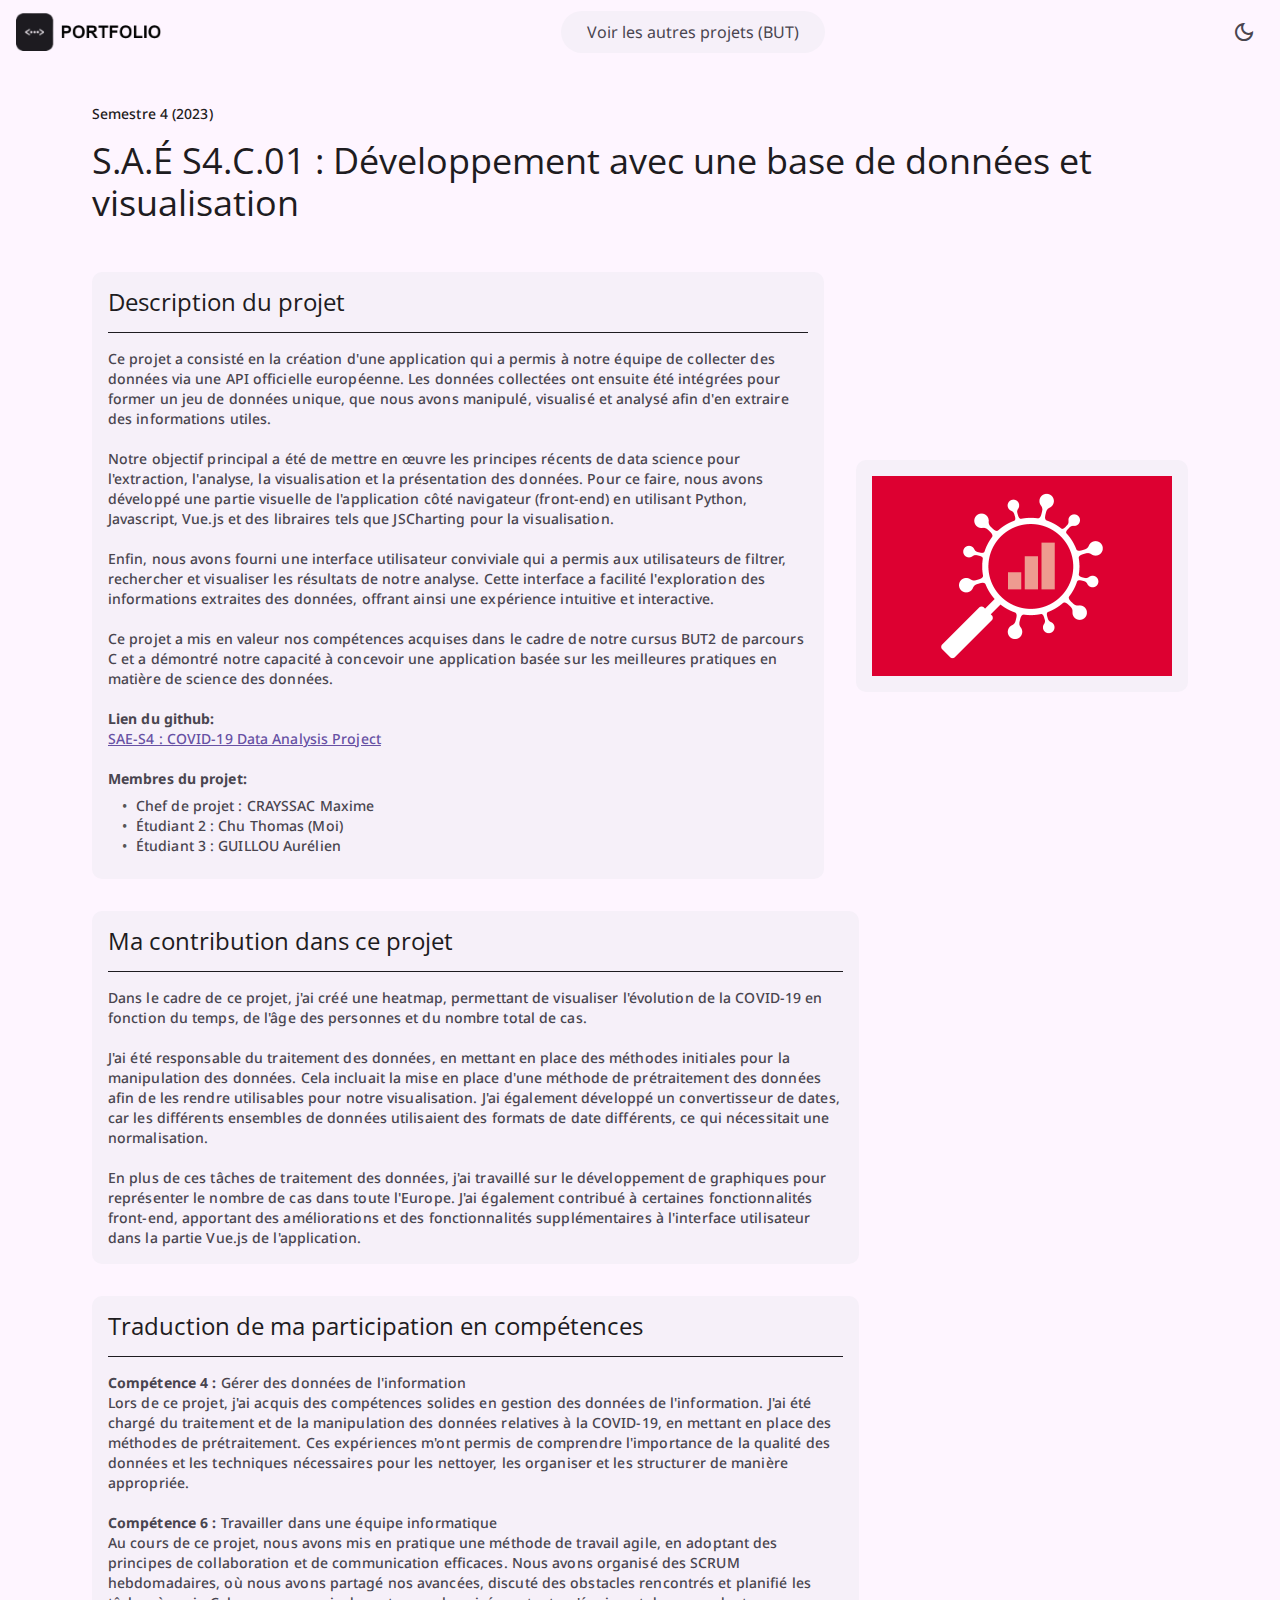
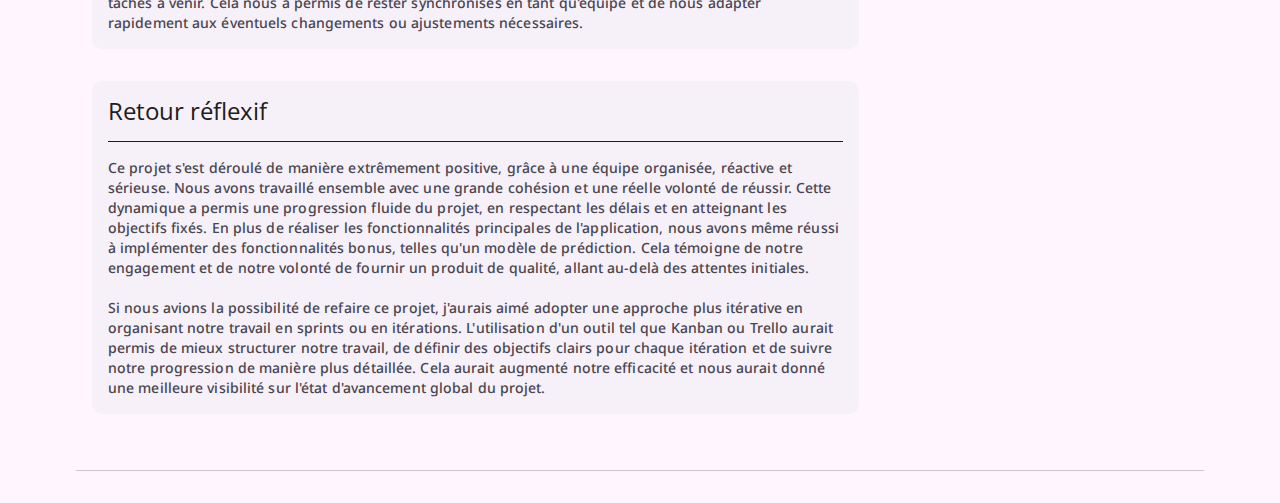
<file: pages/BUT/pages/covid_s4.html>
<!DOCTYPE html>
<html lang="en" data-theme="dark">
<head>
    <meta charset="UTF-8">
    <meta name="viewport" content="width=device-width, initial-scale=1.0">

    <!-- Meta tags -->
    <title>Thomas Chu - Portfolio</title>
    <meta name="title" content="Thomas Chu - Portfolio">
    <meta name="description" content="This is a personal portfolio made by Shu the takodachi">

    <!-- Favicon -->
    <link rel="icon" href="../../../favicon.svg" type="image/svg+xml">

    <!-- Google fonts -->
    <link rel="preconnect" href="https://fonts.googleapis.com">
    <link rel="preconnect" href="https://fonts.gstatic.com" crossorigin>
    <link  rel="stylesheet" href="https://fonts.googleapis.com/css2?family=Noto+Sans:wght@400;500&family=Open+Sans:wght@400;500&display=swap">

    <!-- Material icon link -->
    <link rel="stylesheet" href="https://fonts.googleapis.com/css2?family=Material+Symbols+Outlined:opsz,wght,FILL,GRAD@24,400,0,0">

    <!-- Custom CSS link -->
    <link rel="stylesheet" href="../../../css/style.css">
</head>

<body>
    <!-- Top bar -->
    <header class="topbar">

        <a href="../../../index.html" class="logo">
            <img src="../../../assets/images/Logo_dark.png" alt="Porfolio" class="dark" width="145" height="32">
            <img src="../../../assets/images/Logo_light.png" alt="Porfolio" class="light" width="145" height="32">
        </a>

        <!-- Navbar -->
        <div>
            <nav class="navbar">
                <div class="container">
                    <ul class="nav-menu">
                        <li class="nav-item">
                            <a href="../home.html" class="nav-link">Voir les autres projets (BUT)</a>
                        </li>
                    </ul>
                </div>
            </nav>
        </div>

        <button class="icon-btn theme-btn">
            <span class="material-symbols-outlined dark" aria-hidden="true"> dark_mode </span>
            <span class="material-symbols-outlined light" aria-hidden="true"> light_mode </span>
            <div class="state-layer"></div>
        </button>

    </header>

    <main>
        <article>

            <!-- Description section -->
            <section class="section" style="margin-top: 5em;">
                <div class="container">

                    <div class="main-description">
                        <span class="label-large section-subtitle">Semestre 4 (2023)</span>
                        <h1 class="display-small">S.A.É S4.C.01 : Développement avec une base de données et visualisation</h1>
                    </div>

                </div>
            </section>

            <!-- Content section -->
            <section class="section">
                <div class="container">

                    <div class="row">
                        <div class="card">
                            <div class="card-content">
                                <h2 class="title-large card-title title">Description du projet</h2>
                                <div style="border-top: .1px solid;"></div>

                                <span class="label-large card-subtitle">
                                    Ce projet a consisté en la création d'une application qui a permis à notre équipe de collecter 
                                    des données via une API officielle européenne. Les données collectées ont ensuite été intégrées 
                                    pour former un jeu de données unique, que nous avons manipulé, visualisé et analysé afin d'en extraire des informations utiles.
                                    <br><br>

                                    Notre objectif principal a été de mettre en œuvre les principes récents de data science 
                                    pour l'extraction, l'analyse, la visualisation et la présentation des données. Pour ce faire, 
                                    nous avons développé une partie visuelle de l'application côté navigateur (front-end) en utilisant Python,
                                     Javascript, Vue.js et des libraires tels que JSCharting pour la visualisation.
                                    <br><br>

                                    Enfin, nous avons fourni une interface utilisateur conviviale qui a permis aux 
                                    utilisateurs de filtrer, rechercher et visualiser les résultats de notre analyse. 
                                    Cette interface a facilité l'exploration des informations extraites des données, offrant ainsi une expérience intuitive et interactive.
                                    <br><br>

                                    Ce projet a mis en valeur nos compétences acquises dans le cadre de notre cursus BUT2 de parcours C 
                                    et a démontré notre capacité à concevoir une application basée sur les meilleures pratiques en matière de science des données.
                                    <br><br>

                                    <strong style="padding: 1em 0;">Lien du github: </strong>
                                    <a style="text-decoration: underline; color: hsl(256, 34%, 48%);" href="https://github.com/mcrayssac/SAE-S4">SAE-S4 : COVID-19 Data Analysis Project</a>
                                    <br>
    
                                    <strong>Membres du projet: </strong>
    
                                    <div class="list-content">
                                        <ul class="custom-list">
                                            <li>Chef de projet : CRAYSSAC Maxime</li>
                                            <li>Étudiant 2 : Chu Thomas (Moi)</li>
                                            <li>Étudiant 3 : GUILLOU Aurélien</li>
                                        </ul>
                                    </div>
                                </span>
                            </div>
                        </div>
    
                        <div class="card">
                            <figure>
                                <img src="../../../assets/images/but/covid.png" alt="Kamisado" width="300" height="300">
                            </figure>
                        </div>
                    </div>

                    <div class="row">

                        <div class="card">
                            <div class="card-content">
                                <h2 class="title-large card-title title">Ma contribution dans ce projet</h2>
                                <div style="border-top: .1px solid;"></div>

                                <span class="label-large card-subtitle">
                                    Dans le cadre de ce projet, j'ai créé une heatmap, permettant de visualiser l'évolution
                                     de la COVID-19 en fonction du temps, de l'âge des personnes et du nombre total de cas. 
                                    <br><br>

                                    J'ai été responsable du traitement des données, en mettant en place des méthodes initiales
                                     pour la manipulation des données. Cela incluait la mise en place d'une méthode de prétraitement 
                                     des données afin de les rendre utilisables pour notre visualisation. J'ai également développé un
                                      convertisseur de dates, car les différents ensembles de données utilisaient
                                       des formats de date différents, ce qui nécessitait une normalisation.
                                    <br><br>

                                    En plus de ces tâches de traitement des données, j'ai travaillé sur le développement de graphiques 
                                    pour représenter le nombre de cas dans toute l'Europe. J'ai également contribué à certaines 
                                    fonctionnalités front-end, apportant des améliorations et des fonctionnalités 
                                    supplémentaires à l'interface utilisateur dans la partie Vue.js de l'application.
                                </span>
                            </div>
                        </div>

                    </div>

                    <div class="row">

                        <div class="card">
                            <div class="card-content">
                                <h2 class="title-large card-title title">Traduction de ma participation en compétences</h2>
                                <div style="border-top: .1px solid;"></div>

                                <span class="label-large card-subtitle">
                                    <strong>Compétence 4 : </strong> Gérer des données de l'information <br>
                                    Lors de ce projet, j'ai acquis des compétences solides en gestion des données de 
                                    l'information. J'ai été chargé du traitement et de la manipulation des données relatives
                                     à la COVID-19, en mettant en place des méthodes de prétraitement. Ces expériences m'ont
                                      permis de comprendre l'importance de la qualité des données et les techniques nécessaires
                                       pour les nettoyer, les organiser et les structurer de manière appropriée.

                                    <br><br>
                                    
                                    <strong>Compétence 6 : </strong> Travailler dans une équipe informatique <br>
                                    Au cours de ce projet, nous avons mis en pratique une méthode de travail agile, 
                                    en adoptant des principes de collaboration et de communication efficaces. 
                                    Nous avons organisé des SCRUM hebdomadaires, où nous avons partagé nos avancées, 
                                    discuté des obstacles rencontrés et planifié les tâches à venir. Cela nous a 
                                    permis de rester synchronisés en tant qu'équipe et de nous adapter
                                     rapidement aux éventuels changements ou ajustements nécessaires.
                                </span>
                            </div>
                        </div>
                               
                    </div>

                    <div class="row">
                        <div class="card">
                            <div class="card-content">
                                <h2 class="title-large card-title title">Retour réflexif</h2>
                                <div style="border-top: .1px solid;"></div>

                                <span class="label-large card-subtitle">
                                    Ce projet s'est déroulé de manière extrêmement positive, grâce à une équipe organisée, 
                                    réactive et sérieuse. Nous avons travaillé ensemble avec une grande cohésion et une réelle 
                                    volonté de réussir. Cette dynamique a permis une progression fluide du projet, en respectant les délais et en atteignant les objectifs fixés.
                                    En plus de réaliser les fonctionnalités principales de l'application, nous avons même réussi à implémenter des fonctionnalités bonus, telles qu'un modèle de prédiction. 
                                    Cela témoigne de notre engagement et de notre volonté de fournir un produit de qualité, allant au-delà des attentes initiales.
                                    <br><br>

                                    Si nous avions la possibilité de refaire ce projet, j'aurais aimé adopter 
                                    une approche plus itérative en organisant notre travail en sprints ou en itérations. 
                                    L'utilisation d'un outil tel que Kanban ou Trello aurait permis de mieux structurer 
                                    notre travail, de définir des objectifs clairs pour chaque itération et de suivre notre
                                     progression de manière plus détaillée. Cela aurait augmenté notre efficacité
                                      et nous aurait donné une meilleure visibilité sur l'état d'avancement global du projet.
                                </span>
                            </div>
                        </div>
                    </div>

                </div>
            </section>
                    
        </article>
    </main>

    <footer class="footer">
        <div class="container">
            <p class="body-medium"></p>
        </div>
    </footer>

    <!-- Custom JS link -->
    <script src="../../../js/script.js"></script>

    <!-- CSS script for this page -->
    <style>

        .row {
            display: flex;
            gap: 2em;
            padding-bottom: 2em;
            align-items: center;
        }
        
        .card .card-content {
            display: flex;
            flex-direction: column;
            gap: 1em;
        }

        .card {
            max-width: 70%;
        }

        .column {
            display: flex;
            flex-direction: column;
            gap: 1em;
        }

        .title {
            font-size: 1.5em;
        }

        .main-description {
            display: flex;
            flex-direction: column;
            gap: 1em;
        }

        .custom-list {
            list-style-type: none;
            padding-left: 0;
        }

        .custom-list li::before {
            content: '•'; /* Use bullet character */
            color: #555; /* Bullet color */
            display: inline-block; 
            width: 1em;
            margin-left: -1em; /* Align the bullet with text */
        }

        .list-content {
            padding: .5em 2em;
        }

        @media screen and (max-width: 1000px) {
            .row {
                flex-direction: column;
            }

            .card {
                max-width: 100%;
            }
        }
    </style>
</body>
</html>
</file>
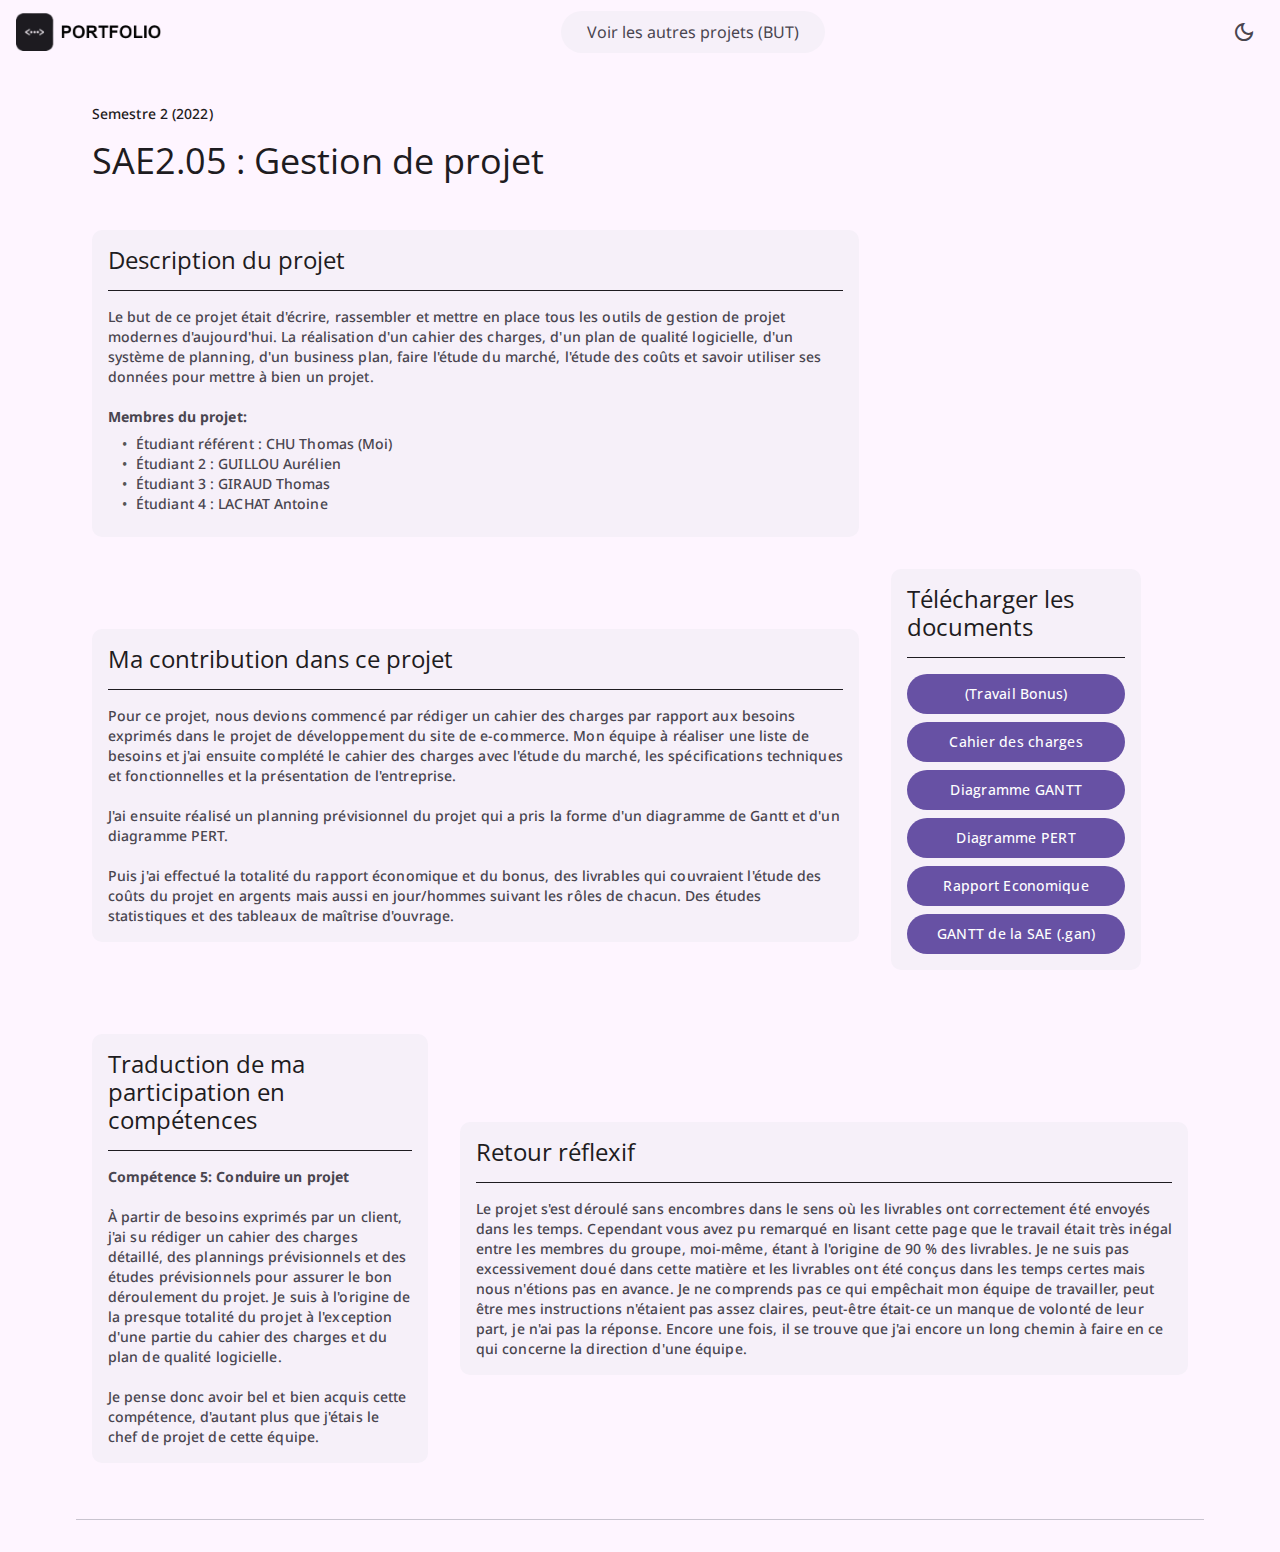
<file: pages/BUT/pages/gestion_s2.html>
<!DOCTYPE html>
<html lang="en" data-theme="dark">
<head>
    <meta charset="UTF-8">
    <meta name="viewport" content="width=device-width, initial-scale=1.0">

    <!-- Meta tags -->
    <title>Thomas Chu - Portfolio</title>
    <meta name="title" content="Thomas Chu - Portfolio">
    <meta name="description" content="This is a personal portfolio made by Shu the takodachi">

    <!-- Favicon -->
    <link rel="icon" href="../../../favicon.svg" type="image/svg+xml">

    <!-- Google fonts -->
    <link rel="preconnect" href="https://fonts.googleapis.com">
    <link rel="preconnect" href="https://fonts.gstatic.com" crossorigin>
    <link  rel="stylesheet" href="https://fonts.googleapis.com/css2?family=Noto+Sans:wght@400;500&family=Open+Sans:wght@400;500&display=swap">

    <!-- Material icon link -->
    <link rel="stylesheet" href="https://fonts.googleapis.com/css2?family=Material+Symbols+Outlined:opsz,wght,FILL,GRAD@24,400,0,0">

    <!-- Custom CSS link -->
    <link rel="stylesheet" href="../../../css/style.css">
</head>

<body>
    <!-- Top bar -->
    <header class="topbar">

        <a href="../../../index.html" class="logo">
            <img src="../../../assets/images/Logo_dark.png" alt="Porfolio" class="dark" width="145" height="32">
            <img src="../../../assets/images/Logo_light.png" alt="Porfolio" class="light" width="145" height="32">
        </a>

        <!-- Navbar -->
        <div>
            <nav class="navbar">
                <div class="container">
                    <ul class="nav-menu">
                        <li class="nav-item">
                            <a href="../home.html" class="nav-link">Voir les autres projets (BUT)</a>
                        </li>
                    </ul>
                </div>
            </nav>
        </div>

        <button class="icon-btn theme-btn">
            <span class="material-symbols-outlined dark" aria-hidden="true"> dark_mode </span>
            <span class="material-symbols-outlined light" aria-hidden="true"> light_mode </span>
            <div class="state-layer"></div>
        </button>

    </header>

    <main>
        <article>

            <!-- Description section -->
            <section class="section" style="margin-top: 5em;">
                <div class="container">

                    <div class="main-description">
                        <span class="label-large section-subtitle">Semestre 2 (2022)</span>
                        <h1 class="display-small">SAE2.05 : Gestion de projet</h1>
                    </div>

                </div>
            </section>

            <!-- Content section -->
            <section class="section">
                <div class="container">

                    <div class="row">
                        <div class="card">
                            <div class="card-content">
                                <h2 class="title-large card-title title">Description du projet</h2>
                                <div style="border-top: .1px solid;"></div>

                                <span class="label-large card-subtitle">
                                    Le but de ce projet était d'écrire, rassembler et mettre en place 
                                    tous les outils de gestion de projet modernes d'aujourd'hui. La réalisation 
                                    d'un cahier des charges, d'un plan de qualité logicielle, d'un système de planning,
                                     d'un business plan, faire l'étude du marché, l'étude des coûts et savoir 
                                     utiliser ses données pour mettre à bien un projet.
                                    <br><br>
    
                                    <strong>Membres du projet: </strong>
    
                                    <div class="list-content">
                                        <ul class="custom-list">
                                            <li>Étudiant référent : CHU Thomas (Moi)</li>
                                            <li>Étudiant 2 : GUILLOU Aurélien</li>
                                            <li>Étudiant 3 : GIRAUD Thomas</li>
                                            <li>Étudiant 4 : LACHAT Antoine</li>
                                        </ul>
                                    </div>
                                </span>
                            </div>
                        </div>
                    </div>

                    <div class="row">
                        <div class="card">
                            <div class="card-content">
                                <h2 class="title-large card-title title">Ma contribution dans ce projet</h2>
                                <div style="border-top: .1px solid;"></div>

                                <span class="label-large card-subtitle">
                                    Pour ce projet, nous devions commencé par rédiger un cahier des charges par 
                                    rapport aux besoins exprimés dans le projet de développement du site de e-commerce. 
                                    Mon équipe à réaliser une liste de besoins et j'ai ensuite complété le cahier des 
                                    charges avec l'étude du marché, les spécifications techniques et fonctionnelles et la présentation de l'entreprise.
                                    <br><br>
                                    
                                    J'ai ensuite réalisé un planning prévisionnel du projet qui a pris la forme d'un diagramme de Gantt et d'un diagramme PERT.
                                    <br><br>
                                    
                                    Puis j'ai effectué la totalité du rapport économique et du bonus, des livrables 
                                    qui couvraient l'étude des coûts du projet en argents mais aussi en jour/hommes 
                                    suivant les rôles de chacun. Des études statistiques et des tableaux de maîtrise d'ouvrage.
                                </span>
                            </div>
                        </div>

                        <div class="row">
                            <div class="card" style="min-width: 250px;">
                                <div class="card-content">
                                    <h2 class="title-large card-title title">Télécharger les documents</h2>
                                    <div style="border-top: .1px solid;"></div>
                                    
                                    <div style="display: flex; gap: 8px; flex-direction: column;">
                                        <p class="body-medium card-text">
                                            <a href="../rapports/11_bonus.pdf" class="btn">(Travail Bonus)</a>
                                        </p>
                                        <p class="body-medium card-text">
                                            <a href="../rapports/11_CDC.pdf" class="btn">Cahier des charges</a>
                                        </p>
                                        <p class="body-medium card-text">
                                            <a href="../rapports/11_Gantt.pdf" class="btn">Diagramme GANTT</a>
                                        </p>
                                        <p class="body-medium card-text">
                                            <a href="../rapports/11_PERT.pdf" class="btn">Diagramme PERT</a>
                                        </p>
                                        <p class="body-medium card-text">
                                            <a href="../rapports/11_Rapport_Economique.pdf" class="btn">Rapport Economique</a>
                                        </p>
                                        <p class="body-medium card-text">
                                            <a href="../rapports/GanttSAE345.gan" class="btn">GANTT de la SAE (.gan)</a>
                                        </p>
                                    </div>
                                    
                                </div>
                            </div>
                        </div>

                    </div>

                    <div class="row">
                        <div class="card">
                            <div class="card-content">
                                <h2 class="title-large card-title title">Traduction de ma participation en compétences</h2>
                                <div style="border-top: .1px solid;"></div>

                                <span class="label-large card-subtitle">
                                    <strong>Compétence 5: Conduire un projet</strong>
                                    <br><br>
                                    
                                    À partir de besoins exprimés par un client, j'ai su rédiger un cahier des charges 
                                    détaillé, des plannings prévisionnels et des études prévisionnels pour assurer le 
                                    bon déroulement du projet. Je suis à l'origine de la presque totalité du projet à 
                                    l'exception d'une partie du cahier des charges et du plan de qualité logicielle.
                                    <br><br>

                                    Je pense donc avoir bel et bien acquis cette compétence, 
                                    d'autant plus que j'étais le chef de projet de cette équipe.
                                </span>
                            </div>
                        </div>

                        <div class="card">
                            <div class="card-content">
                                <h2 class="title-large card-title title">Retour réflexif</h2>
                                <div style="border-top: .1px solid;"></div>

                                <span class="label-large card-subtitle">
                                    Le projet s'est déroulé sans encombres dans le sens où les livrables ont correctement 
                                    été envoyés dans les temps. Cependant vous avez pu remarqué en lisant cette page que 
                                    le travail était très inégal entre les membres du groupe, moi-même, étant à l'origine de 
                                    90 % des livrables. Je ne suis pas excessivement doué dans cette matière et les livrables ont 
                                    été conçus dans les temps certes mais nous n'étions pas en avance. Je ne comprends pas ce qui 
                                    empêchait mon équipe de travailler, peut être mes instructions n'étaient pas assez claires, 
                                    peut-être était-ce un manque de volonté de leur part, je n'ai pas la réponse. Encore une fois, 
                                    il se trouve que j'ai encore un long chemin à faire en ce qui concerne la direction d'une équipe.
                                </span>
                            </div>
                        </div>
                    </div>

                </div>
            </section>
                    
        </article>
    </main>

    <footer class="footer">
        <div class="container">
            <p class="body-medium"></p>
        </div>
    </footer>

    <!-- Custom JS link -->
    <script src="../../../js/script.js"></script>

    <!-- CSS script for this page -->
    <style>

        .row {
            display: flex;
            gap: 2em;
            padding-bottom: 2em;
            align-items: center;
        }
        
        .card .card-content {
            display: flex;
            flex-direction: column;
            gap: 1em;
        }

        .card {
            max-width: 70%;
        }

        .column {
            display: flex;
            flex-direction: column;
            gap: 1em;
        }

        .title {
            font-size: 1.5em;
        }

        .main-description {
            display: flex;
            flex-direction: column;
            gap: 1em;
        }

        .custom-list {
            list-style-type: none;
            padding-left: 0;
        }

        .custom-list li::before {
            content: '•'; /* Use bullet character */
            color: #555; /* Bullet color */
            display: inline-block; 
            width: 1em;
            margin-left: -1em; /* Align the bullet with text */
        }

        .list-content {
            padding: .5em 2em;
        }

        @media screen and (max-width: 1000px) {
            .row {
                flex-direction: column;
            }

            .card {
                max-width: 100%;
            }
        }
    </style>
</body>
</html>
</file>
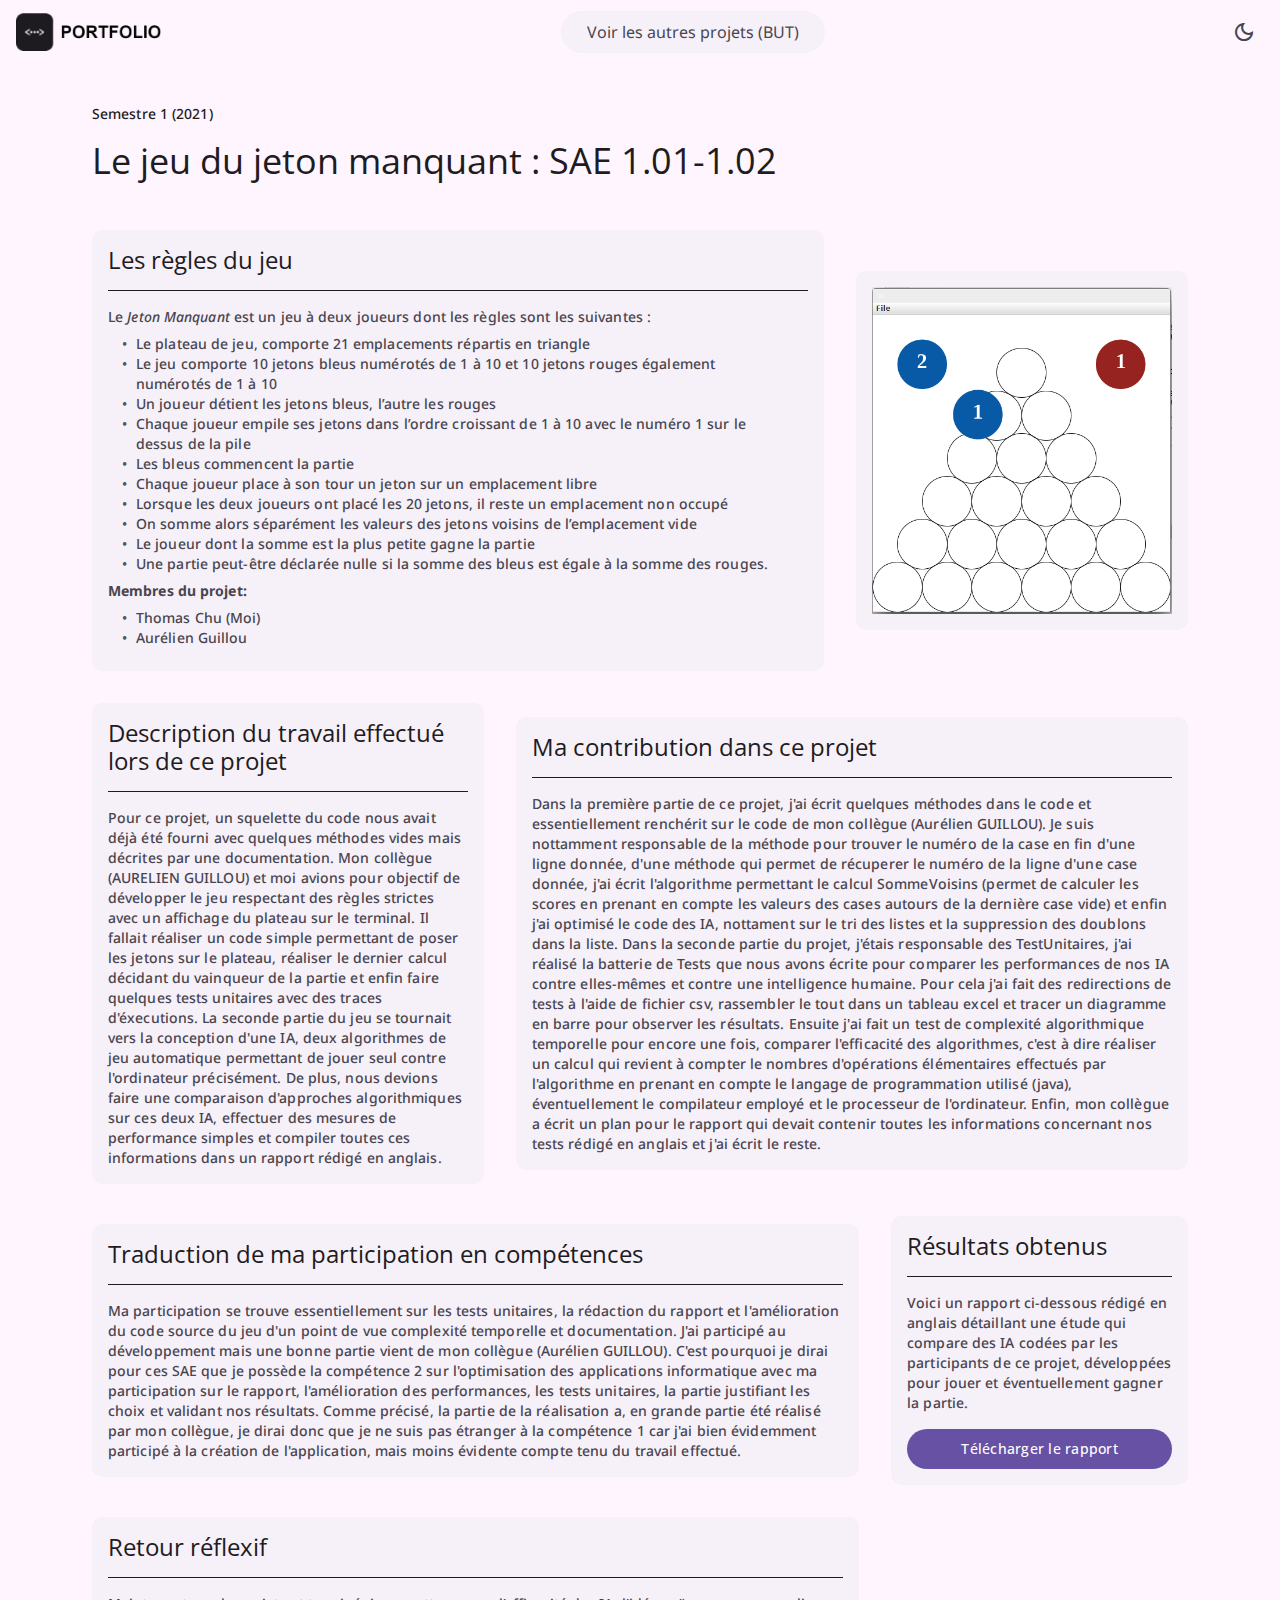
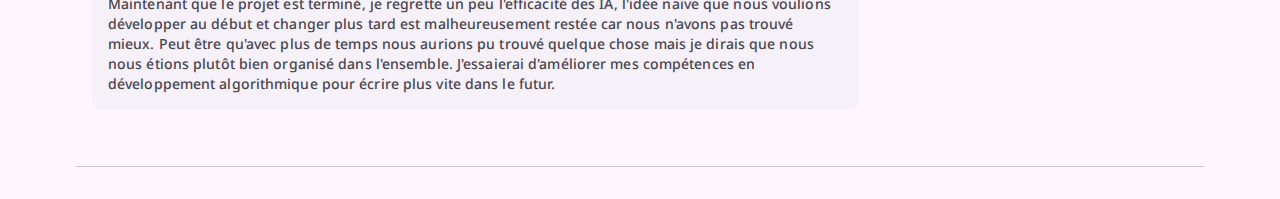
<file: pages/BUT/pages/jeton_s1.html>
<!DOCTYPE html>
<html lang="en" data-theme="dark">
<head>
    <meta charset="UTF-8">
    <meta name="viewport" content="width=device-width, initial-scale=1.0">

    <!-- Meta tags -->
    <title>Thomas Chu - Portfolio</title>
    <meta name="title" content="Thomas Chu - Portfolio">
    <meta name="description" content="This is a personal portfolio made by Shu the takodachi">

    <!-- Favicon -->
    <link rel="icon" href="../../../favicon.svg" type="image/svg+xml">

    <!-- Google fonts -->
    <link rel="preconnect" href="https://fonts.googleapis.com">
    <link rel="preconnect" href="https://fonts.gstatic.com" crossorigin>
    <link  rel="stylesheet" href="https://fonts.googleapis.com/css2?family=Noto+Sans:wght@400;500&family=Open+Sans:wght@400;500&display=swap">

    <!-- Material icon link -->
    <link rel="stylesheet" href="https://fonts.googleapis.com/css2?family=Material+Symbols+Outlined:opsz,wght,FILL,GRAD@24,400,0,0">

    <!-- Custom CSS link -->
    <link rel="stylesheet" href="../../../css/style.css">
</head>

<body>
    <!-- Top bar -->
    <header class="topbar">

        <a href="../../../index.html" class="logo">
            <img src="../../../assets/images/Logo_dark.png" alt="Porfolio" class="dark" width="145" height="32">
            <img src="../../../assets/images/Logo_light.png" alt="Porfolio" class="light" width="145" height="32">
        </a>

        <!-- Navbar -->
        <div>
            <nav class="navbar">
                <div class="container">
                    <ul class="nav-menu">
                        <li class="nav-item">
                            <a href="../home.html" class="nav-link">Voir les autres projets (BUT)</a>
                        </li>
                    </ul>
                </div>
            </nav>
        </div>

        <button class="icon-btn theme-btn">
            <span class="material-symbols-outlined dark" aria-hidden="true"> dark_mode </span>
            <span class="material-symbols-outlined light" aria-hidden="true"> light_mode </span>
            <div class="state-layer"></div>
        </button>

    </header>

    <main>
        <article>

            <!-- Description section -->
            <section class="section" style="margin-top: 5em;">
                <div class="container">

                    <div class="main-description">
                        <span class="label-large section-subtitle">Semestre 1 (2021)</span>
                        <h1 class="display-small">Le jeu du jeton manquant : SAE 1.01-1.02</h1>
                    </div>

                </div>
            </section>

            <!-- Content section -->
            <section class="section">
                <div class="container">

                    <div class="row">
                        <div class="card">
                            <div class="card-content">
                                <h2 class="title-large card-title title">Les règles du jeu</h2>
                                <div style="border-top: .1px solid;"></div>

                                <span class="label-large card-subtitle">
                                    Le <i>Jeton Manquant</i> est un jeu à deux joueurs dont les règles sont les suivantes :
                                    <div class="list-content">
                                        <ul class="custom-list">
                                            <li>Le plateau de jeu, comporte 21 emplacements répartis en triangle</li>
                                            <li>Le jeu comporte 10 jetons bleus numérotés de 1 à 10 et 10 jetons rouges également numérotés de 1 à 10</li>
                                            <li>Un joueur détient les jetons bleus, l’autre les rouges</li>
                                            <li>Chaque joueur empile ses jetons dans l’ordre croissant de 1 à 10 avec le numéro 1 sur le dessus de la pile</li>
                                            <li>Les bleus commencent la partie</li>
                                            <li>Chaque joueur place à son tour un jeton sur un emplacement libre</li>
                                            <li>Lorsque les deux joueurs ont placé les 20 jetons, il reste un emplacement non occupé</li>
                                            <li>On somme alors séparément les valeurs des jetons voisins de l’emplacement vide</li>
                                            <li>Le joueur dont la somme est la plus petite gagne la partie</li>
                                            <li>Une partie peut-être déclarée nulle si la somme des bleus est égale à la somme des rouges.</li>
                                        </ul>
                                    </div>
    
                                    <strong>Membres du projet: </strong>
    
                                    <div class="list-content">
                                        <ul class="custom-list">
                                            <li>Thomas Chu (Moi)</li>
                                            <li>Aurélien Guillou</li>
                                        </ul>
                                    </div>
                                </span>
                            </div>
                        </div>
    
                        <div class="card">
                            <figure>
                                <img src="../../../assets/images/but/jeton-whole.png" alt="Jeton manquant" width="300" height="300">
                            </figure>
                        </div>
                    </div>

                    <div class="row">
                        <div class="card">
                            <div class="card-content">
                                <h2 class="title-large card-title title">Description du travail effectué lors de ce projet</h2>
                                <div style="border-top: .1px solid;"></div>

                                <span class="label-large card-subtitle">
                                    Pour ce projet, un squelette du code nous avait déjà été fourni avec quelques méthodes vides mais décrites par une documentation.
                                    Mon collègue (AURELIEN GUILLOU) et moi avions pour objectif de développer le jeu respectant des règles strictes avec un affichage du plateau sur le terminal. 
                                    Il fallait réaliser un code simple permettant de poser les jetons sur le plateau, réaliser le dernier calcul décidant du vainqueur de la partie et 
                                    enfin faire quelques tests unitaires avec des traces d'éxecutions.
                                    La seconde partie du jeu se tournait vers la conception d'une IA, deux algorithmes de jeu 
                                    automatique permettant de jouer seul contre l'ordinateur précisément. 
                                    De plus, nous devions faire une comparaison d'approches algorithmiques sur ces deux IA, effectuer des mesures de performance 
                                    simples et compiler toutes ces informations dans un rapport rédigé en anglais.
                                </span>
                            </div>
                        </div>

                        <div class="card">
                            <div class="card-content">
                                <h2 class="title-large card-title title">Ma contribution dans ce projet</h2>
                                <div style="border-top: .1px solid;"></div>

                                <span class="label-large card-subtitle">
                                    Dans la première partie de ce projet, j'ai écrit quelques méthodes dans le code et essentiellement 
                                    renchérit sur le code de mon collègue (Aurélien GUILLOU). Je suis nottamment responsable de la méthode pour trouver le numéro 
                                    de la case en fin d'une ligne donnée, d'une méthode qui permet de récuperer le numéro de la ligne d'une case donnée, j'ai écrit 
                                    l'algorithme permettant le calcul SommeVoisins (permet de calculer les scores en prenant en compte les valeurs des cases autours 
                                    de la dernière case vide) et enfin j'ai optimisé le code des IA, nottament sur le tri des listes et la suppression des doublons dans la liste.
                                    Dans la seconde partie du projet, j'étais responsable des TestUnitaires, j'ai réalisé la batterie de Tests que nous avons écrite pour comparer 
                                    les performances de nos IA contre elles-mêmes et contre une intelligence humaine. Pour cela j'ai fait des redirections de tests 
                                    à l'aide de fichier csv, rassembler le tout dans un tableau excel et tracer un diagramme en barre pour observer les résultats. 
                                    Ensuite j'ai fait un test de complexité algorithmique temporelle pour encore une fois, comparer l'efficacité des algorithmes, 
                                    c'est à dire réaliser un calcul qui revient à compter le nombres d'opérations élémentaires effectués par l'algorithme en 
                                    prenant en compte le langage de programmation utilisé (java), éventuellement le compilateur employé et le processeur de 
                                    l'ordinateur. Enfin, mon collègue a écrit un plan pour le rapport qui devait contenir toutes les informations 
                                    concernant nos tests rédigé en anglais et j'ai écrit le reste.
                                </span>
                            </div>
                        </div>

                    </div>

                    <div class="row">

                        <div class="card">
                            <div class="card-content">
                                <h2 class="title-large card-title title">Traduction de ma participation en compétences</h2>
                                <div style="border-top: .1px solid;"></div>

                                <span class="label-large card-subtitle">
                                    Ma participation se trouve essentiellement sur les tests unitaires, la rédaction du rapport et l'amélioration du code source du jeu 
                                    d'un point de vue complexité temporelle et documentation. J'ai participé au développement mais une 
                                    bonne partie vient de mon collègue (Aurélien GUILLOU). C'est pourquoi je dirai pour ces SAE que je possède la compétence 2 
                                    sur l'optimisation des applications informatique avec ma participation sur le rapport, l'amélioration des performances, 
                                    les tests unitaires, la partie justifiant les choix et validant nos résultats. Comme précisé, la partie de la réalisation a, 
                                    en grande partie été réalisé par mon collègue, je dirai donc que je ne suis pas étranger à la compétence 1 
                                    car j'ai bien évidemment participé à la création de l'application, mais moins évidente compte tenu du travail effectué.
                                </span>
                            </div>
                        </div>

                        <div class="card">
                            <div class="card-content">
                                <h2 class="title-large card-title title">Résultats obtenus</h2>
                                <div style="border-top: .1px solid;"></div>

                                <span class="label-large card-subtitle">
                                    Voici un rapport ci-dessous rédigé en anglais détaillant une étude qui compare des IA codées par les participants de ce projet, 
                                    développées pour jouer et éventuellement gagner la partie.
                                </span>

                                <p class="body-medium card-text">
                                    <a href="../rapports/descriptionAlgo.pdf" class="btn">Télécharger le rapport</a>
                                </p>
                            </div>
                        </div>
                               
                    </div>

                    <div class="row">
                        <div class="card">
                            <div class="card-content">
                                <h2 class="title-large card-title title">Retour réflexif</h2>
                                <div style="border-top: .1px solid;"></div>

                                <span class="label-large card-subtitle">
                                    Maintenant que le projet est terminé, je regrette un peu l'efficacité des IA, l'idée naïve que nous voulions 
                                    développer au début et changer plus tard est malheureusement restée car nous n'avons pas trouvé mieux. 
                                    Peut être qu'avec plus de temps nous aurions pu trouvé quelque chose mais je dirais que nous nous 
                                    étions plutôt bien organisé dans l'ensemble. J'essaierai d'améliorer mes compétences en développement 
                                    algorithmique pour écrire plus vite dans le futur.
                                </span>
                            </div>
                        </div>
                    </div>

                </div>
            </section>
                    
        </article>
    </main>

    <footer class="footer">
        <div class="container">
            <p class="body-medium"></p>
        </div>
    </footer>

    <!-- Custom JS link -->
    <script src="../../../js/script.js"></script>

    <!-- CSS script for this page -->
    <style>

        .row {
            display: flex;
            gap: 2em;
            padding-bottom: 2em;
            align-items: center;
        }
        
        .card .card-content {
            display: flex;
            flex-direction: column;
            gap: 1em;
        }

        .card {
            max-width: 70%;
        }

        .column {
            display: flex;
            flex-direction: column;
            gap: 1em;
        }

        .title {
            font-size: 1.5em;
        }

        .main-description {
            display: flex;
            flex-direction: column;
            gap: 1em;
        }

        .custom-list {
            list-style-type: none;
            padding-left: 0;
        }

        .custom-list li::before {
            content: '•'; /* Use bullet character */
            color: #555; /* Bullet color */
            display: inline-block; 
            width: 1em;
            margin-left: -1em; /* Align the bullet with text */
        }

        .list-content {
            padding: .5em 2em;
        }

        @media screen and (max-width: 1000px) {
            .row {
                flex-direction: column;
            }

            .card {
                max-width: 100%;
            }
        }
    </style>
</body>
</html>
</file>
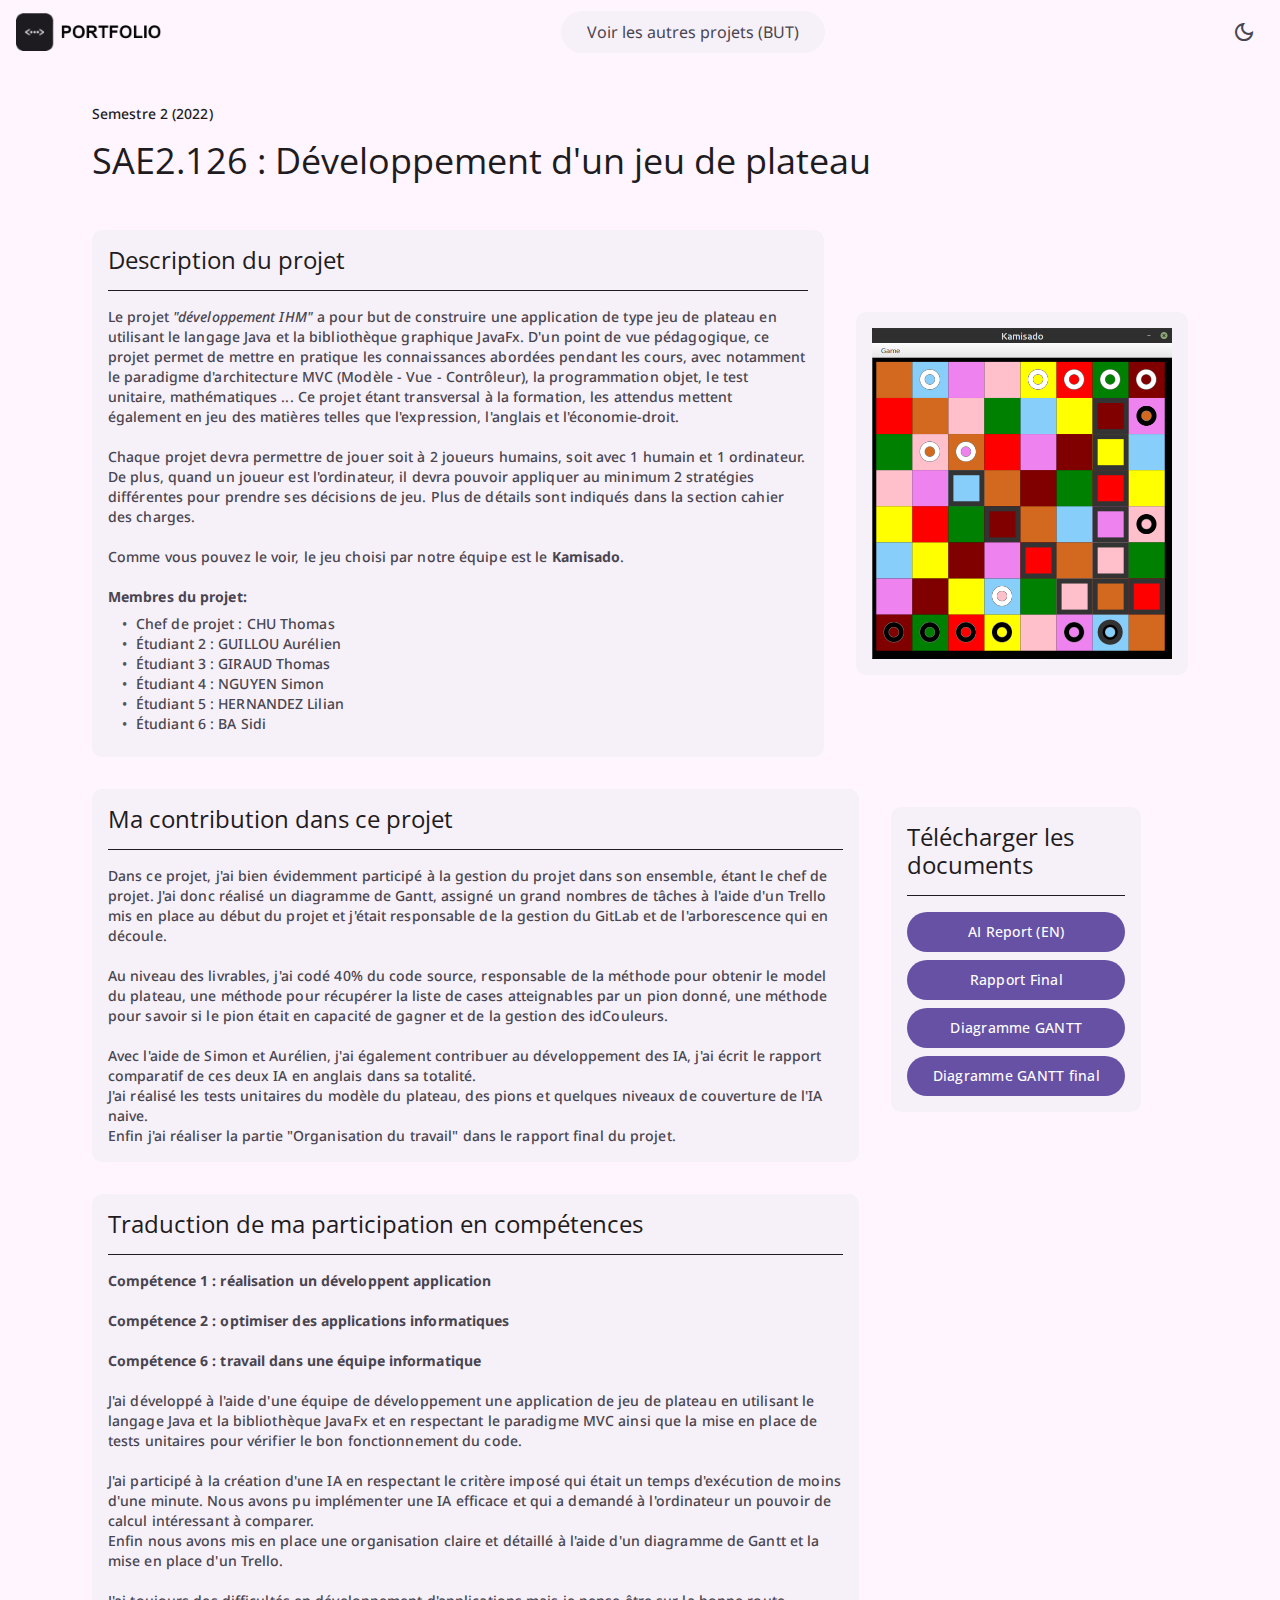
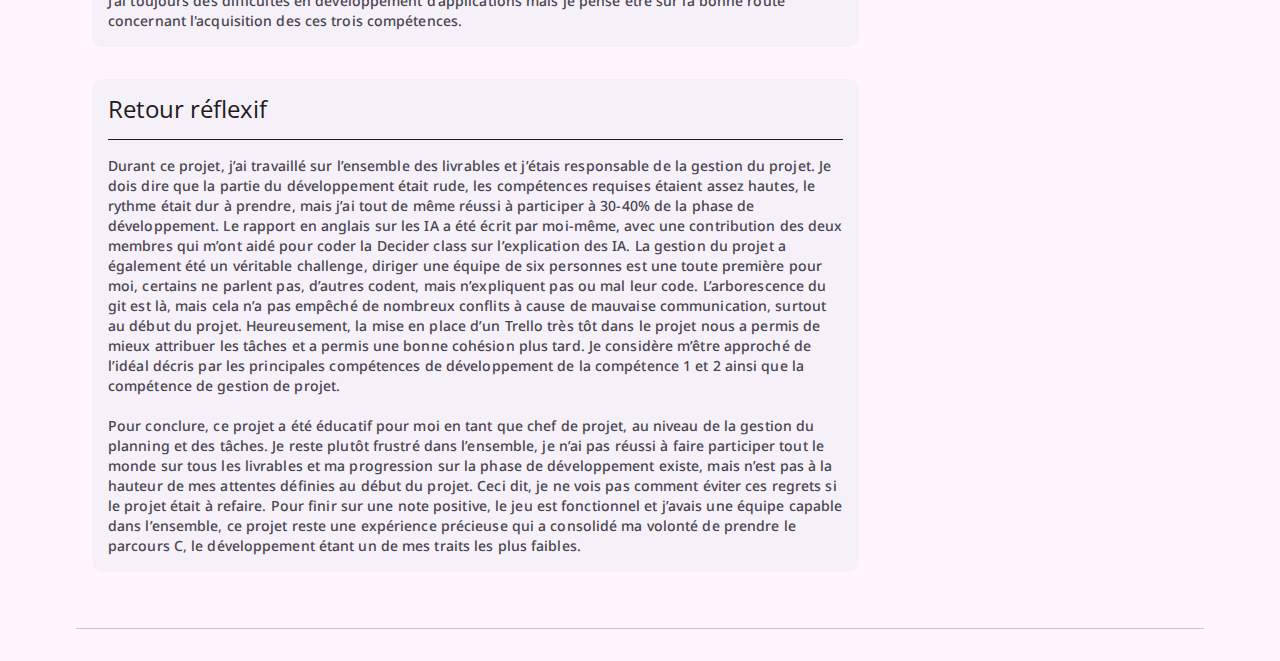
<file: pages/BUT/pages/kamisado_s2.html>
<!DOCTYPE html>
<html lang="en" data-theme="dark">
<head>
    <meta charset="UTF-8">
    <meta name="viewport" content="width=device-width, initial-scale=1.0">

    <!-- Meta tags -->
    <title>Thomas Chu - Portfolio</title>
    <meta name="title" content="Thomas Chu - Portfolio">
    <meta name="description" content="This is a personal portfolio made by Shu the takodachi">

    <!-- Favicon -->
    <link rel="icon" href="../../../favicon.svg" type="image/svg+xml">

    <!-- Google fonts -->
    <link rel="preconnect" href="https://fonts.googleapis.com">
    <link rel="preconnect" href="https://fonts.gstatic.com" crossorigin>
    <link  rel="stylesheet" href="https://fonts.googleapis.com/css2?family=Noto+Sans:wght@400;500&family=Open+Sans:wght@400;500&display=swap">

    <!-- Material icon link -->
    <link rel="stylesheet" href="https://fonts.googleapis.com/css2?family=Material+Symbols+Outlined:opsz,wght,FILL,GRAD@24,400,0,0">

    <!-- Custom CSS link -->
    <link rel="stylesheet" href="../../../css/style.css">
</head>

<body>
    <!-- Top bar -->
    <header class="topbar">

        <a href="../../../index.html" class="logo">
            <img src="../../../assets/images/Logo_dark.png" alt="Porfolio" class="dark" width="145" height="32">
            <img src="../../../assets/images/Logo_light.png" alt="Porfolio" class="light" width="145" height="32">
        </a>

        <!-- Navbar -->
        <div>
            <nav class="navbar">
                <div class="container">
                    <ul class="nav-menu">
                        <li class="nav-item">
                            <a href="../home.html" class="nav-link">Voir les autres projets (BUT)</a>
                        </li>
                    </ul>
                </div>
            </nav>
        </div>

        <button class="icon-btn theme-btn">
            <span class="material-symbols-outlined dark" aria-hidden="true"> dark_mode </span>
            <span class="material-symbols-outlined light" aria-hidden="true"> light_mode </span>
            <div class="state-layer"></div>
        </button>

    </header>

    <main>
        <article>

            <!-- Description section -->
            <section class="section" style="margin-top: 5em;">
                <div class="container">

                    <div class="main-description">
                        <span class="label-large section-subtitle">Semestre 2 (2022)</span>
                        <h1 class="display-small">SAE2.126 : Développement d'un jeu de plateau</h1>
                    </div>

                </div>
            </section>

            <!-- Content section -->
            <section class="section">
                <div class="container">

                    <div class="row">
                        <div class="card">
                            <div class="card-content">
                                <h2 class="title-large card-title title">Description du projet</h2>
                                <div style="border-top: .1px solid;"></div>

                                <span class="label-large card-subtitle">
                                    Le projet <i>"développement IHM"</i> a pour but de construire une application de type 
                                    jeu de plateau en utilisant le langage Java et la bibliothèque graphique JavaFx. 
                                    D'un point de vue pédagogique, ce projet permet de mettre en pratique les connaissances 
                                    abordées pendant les cours, avec notamment le paradigme d'architecture 
                                    MVC (Modèle - Vue - Contrôleur), la programmation objet, le test unitaire, mathématiques ... 
                                    Ce projet étant transversal à la formation, les attendus mettent également 
                                    en jeu des matières telles que l'expression, l'anglais et l'économie-droit.
                                    <br><br>

                                    Chaque projet devra permettre de jouer soit à 2 joueurs humains, 
                                    soit avec 1 humain et 1 ordinateur. De plus, quand un joueur est l'ordinateur, 
                                    il devra pouvoir appliquer au minimum 2 stratégies différentes pour prendre ses décisions de jeu. 
                                    Plus de détails sont indiqués dans la section cahier des charges.
                                    <br><br>

                                    Comme vous pouvez le voir, le jeu choisi par notre équipe est le <strong>Kamisado</strong>.
                                    <br><br>
    
                                    <strong>Membres du projet: </strong>
    
                                    <div class="list-content">
                                        <ul class="custom-list">
                                            <li>Chef de projet : CHU Thomas</li>
                                            <li>Étudiant 2 : GUILLOU Aurélien</li>
                                            <li>Étudiant 3 : GIRAUD Thomas</li>
                                            <li>Étudiant 4 : NGUYEN Simon</li>
                                            <li>Étudiant 5 : HERNANDEZ Lilian</li>
                                            <li>Étudiant 6 : BA Sidi</li>
                                        </ul>
                                    </div>
                                </span>
                            </div>
                        </div>
    
                        <div class="card">
                            <figure>
                                <img src="../../../assets/images/but/kamisado_full.png" alt="Kamisado" width="300" height="300">
                            </figure>
                        </div>
                    </div>

                    <div class="row">

                        <div class="card">
                            <div class="card-content">
                                <h2 class="title-large card-title title">Ma contribution dans ce projet</h2>
                                <div style="border-top: .1px solid;"></div>

                                <span class="label-large card-subtitle">
                                    Dans ce projet, j'ai bien évidemment participé à la gestion du projet dans son ensemble, 
                                    étant le chef de projet. J'ai donc réalisé un diagramme de Gantt, assigné un grand nombres 
                                    de tâches à l'aide d'un Trello mis en place au début du projet et j'était responsable 
                                    de la gestion du GitLab et de l'arborescence qui en découle.
                                    <br><br>

                                    Au niveau des livrables, j'ai codé 40% du code source, responsable de la méthode 
                                    pour obtenir le model du plateau, une méthode pour récupérer la liste de cases 
                                    atteignables par un pion donné, une méthode pour savoir si le pion était en capacité de gagner et de la gestion des idCouleurs.
                                    <br><br>

                                    Avec l'aide de Simon et Aurélien, j'ai également contribuer au développement des IA, j'ai écrit le rapport comparatif de ces deux IA en anglais dans sa totalité.
                                    <br>
                                    J'ai réalisé les tests unitaires du modèle du plateau, des pions et quelques niveaux de couverture de l'IA naive.
                                    <br>
                                    Enfin j'ai réaliser la partie "Organisation du travail" dans le rapport final du projet.
                                </span>
                            </div>
                        </div>

                        <div class="row">
                            <div class="card" style="min-width: 250px;">
                                <div class="card-content">
                                    <h2 class="title-large card-title title">Télécharger les documents</h2>
                                    <div style="border-top: .1px solid;"></div>
                                    
                                    <div style="display: flex; gap: 8px; flex-direction: column;">
                                        <p class="body-medium card-text">
                                            <a href="../rapports/AI_report_g10.pdf" class="btn">AI Report (EN)</a>
                                        </p>
                                        <p class="body-medium card-text">
                                            <a href="../rapports/RapportFinal.pdf" class="btn">Rapport Final</a>
                                        </p>
                                        <p class="body-medium card-text">
                                            <a href="../rapports/SAE2.126.gan" class="btn">Diagramme GANTT</a>
                                        </p>
                                        <p class="body-medium card-text">
                                            <a href="../rapports/SAE2.126final.gan" class="btn">Diagramme GANTT final</a>
                                        </p>
                                    </div>
                                    
                                </div>
                            </div>
                        </div>

                    </div>

                    <div class="row">

                        <div class="card">
                            <div class="card-content">
                                <h2 class="title-large card-title title">Traduction de ma participation en compétences</h2>
                                <div style="border-top: .1px solid;"></div>

                                <span class="label-large card-subtitle">
                                    <strong>Compétence 1 : réalisation un développent application</strong>
                                    <br><br>
                                    <strong>Compétence 2 : optimiser des applications informatiques</strong>
                                    <br><br>
                                    <strong>Compétence 6 : travail dans une équipe informatique</strong>
                                    <br><br>

                                    J'ai développé à l'aide d'une équipe de développement une application de jeu 
                                    de plateau en utilisant le langage Java et la bibliothèque JavaFx et en respectant 
                                    le paradigme MVC ainsi que la mise en place de tests unitaires pour vérifier le bon fonctionnement du  code.
                                    <br><br>

                                    J'ai participé à la création d'une IA en respectant le critère imposé qui 
                                    était un temps d'exécution de moins d'une minute. Nous avons pu implémenter une 
                                    IA efficace et qui a demandé à l'ordinateur un pouvoir de calcul intéressant à comparer.
                                    <br>
                                    Enfin nous avons mis en place une organisation claire et détaillé à l'aide d'un diagramme de Gantt et la mise en place d'un Trello.
                                    <br><br>

                                    J'ai toujours des difficultés en développement d'applications mais je pense être sur la bonne route concernant l'acquisition des ces trois compétences.
                                </span>
                            </div>
                        </div>
                               
                    </div>

                    <div class="row">
                        <div class="card">
                            <div class="card-content">
                                <h2 class="title-large card-title title">Retour réflexif</h2>
                                <div style="border-top: .1px solid;"></div>

                                <span class="label-large card-subtitle">
                                    Durant ce projet, j’ai travaillé sur l’ensemble des livrables et j’étais responsable de la gestion du projet. 
                                    Je dois dire que la partie du développement était rude, les compétences requises étaient assez hautes, 
                                    le rythme était dur à prendre, mais j’ai tout de même réussi à participer à 30-40% de la phase de développement. 
                                    Le rapport en anglais sur les IA a été écrit par moi-même, avec une contribution des deux membres qui m’ont aidé 
                                    pour coder la Decider class sur l’explication des IA. La gestion du projet a également été un véritable challenge, 
                                    diriger une équipe de six personnes est une toute première pour moi, certains ne parlent pas, d’autres codent, 
                                    mais n’expliquent pas ou mal leur code. L’arborescence du git est là, mais cela n’a pas empêché de nombreux 
                                    conflits à cause de mauvaise communication, surtout au début du projet. Heureusement, la mise en place d’un 
                                    Trello très tôt dans le projet nous a permis de mieux attribuer les tâches et a permis une bonne cohésion plus tard. 
                                    Je considère m’être approché de l’idéal décris par les principales compétences de développement de la compétence 1 et 2 
                                    ainsi que la compétence de gestion de projet.
                                    <br><br>

                                    Pour conclure, ce projet a été éducatif pour moi en tant que chef de projet, au niveau de la gestion 
                                    du planning et des tâches. Je reste plutôt frustré dans l’ensemble, je n’ai pas réussi à faire participer
                                     tout le monde sur tous les livrables et ma progression sur la phase de développement existe, mais n’est 
                                     pas à la hauteur de mes attentes définies au début du projet. Ceci dit, je ne vois pas comment éviter ces
                                      regrets si le projet était à refaire. Pour finir sur une note positive, le jeu est fonctionnel et j’avais
                                       une équipe capable dans l’ensemble, ce projet reste une expérience précieuse qui a consolidé ma volonté 
                                       de prendre le parcours C, le développement étant un de mes traits les plus faibles.
                                </span>
                            </div>
                        </div>
                    </div>

                </div>
            </section>
                    
        </article>
    </main>

    <footer class="footer">
        <div class="container">
            <p class="body-medium"></p>
        </div>
    </footer>

    <!-- Custom JS link -->
    <script src="../../../js/script.js"></script>

    <!-- CSS script for this page -->
    <style>

        .row {
            display: flex;
            gap: 2em;
            padding-bottom: 2em;
            align-items: center;
        }
        
        .card .card-content {
            display: flex;
            flex-direction: column;
            gap: 1em;
        }

        .card {
            max-width: 70%;
        }

        .column {
            display: flex;
            flex-direction: column;
            gap: 1em;
        }

        .title {
            font-size: 1.5em;
        }

        .main-description {
            display: flex;
            flex-direction: column;
            gap: 1em;
        }

        .custom-list {
            list-style-type: none;
            padding-left: 0;
        }

        .custom-list li::before {
            content: '•'; /* Use bullet character */
            color: #555; /* Bullet color */
            display: inline-block; 
            width: 1em;
            margin-left: -1em; /* Align the bullet with text */
        }

        .list-content {
            padding: .5em 2em;
        }

        @media screen and (max-width: 1000px) {
            .row {
                flex-direction: column;
            }

            .card {
                max-width: 100%;
            }
        }
    </style>
</body>
</html>
</file>
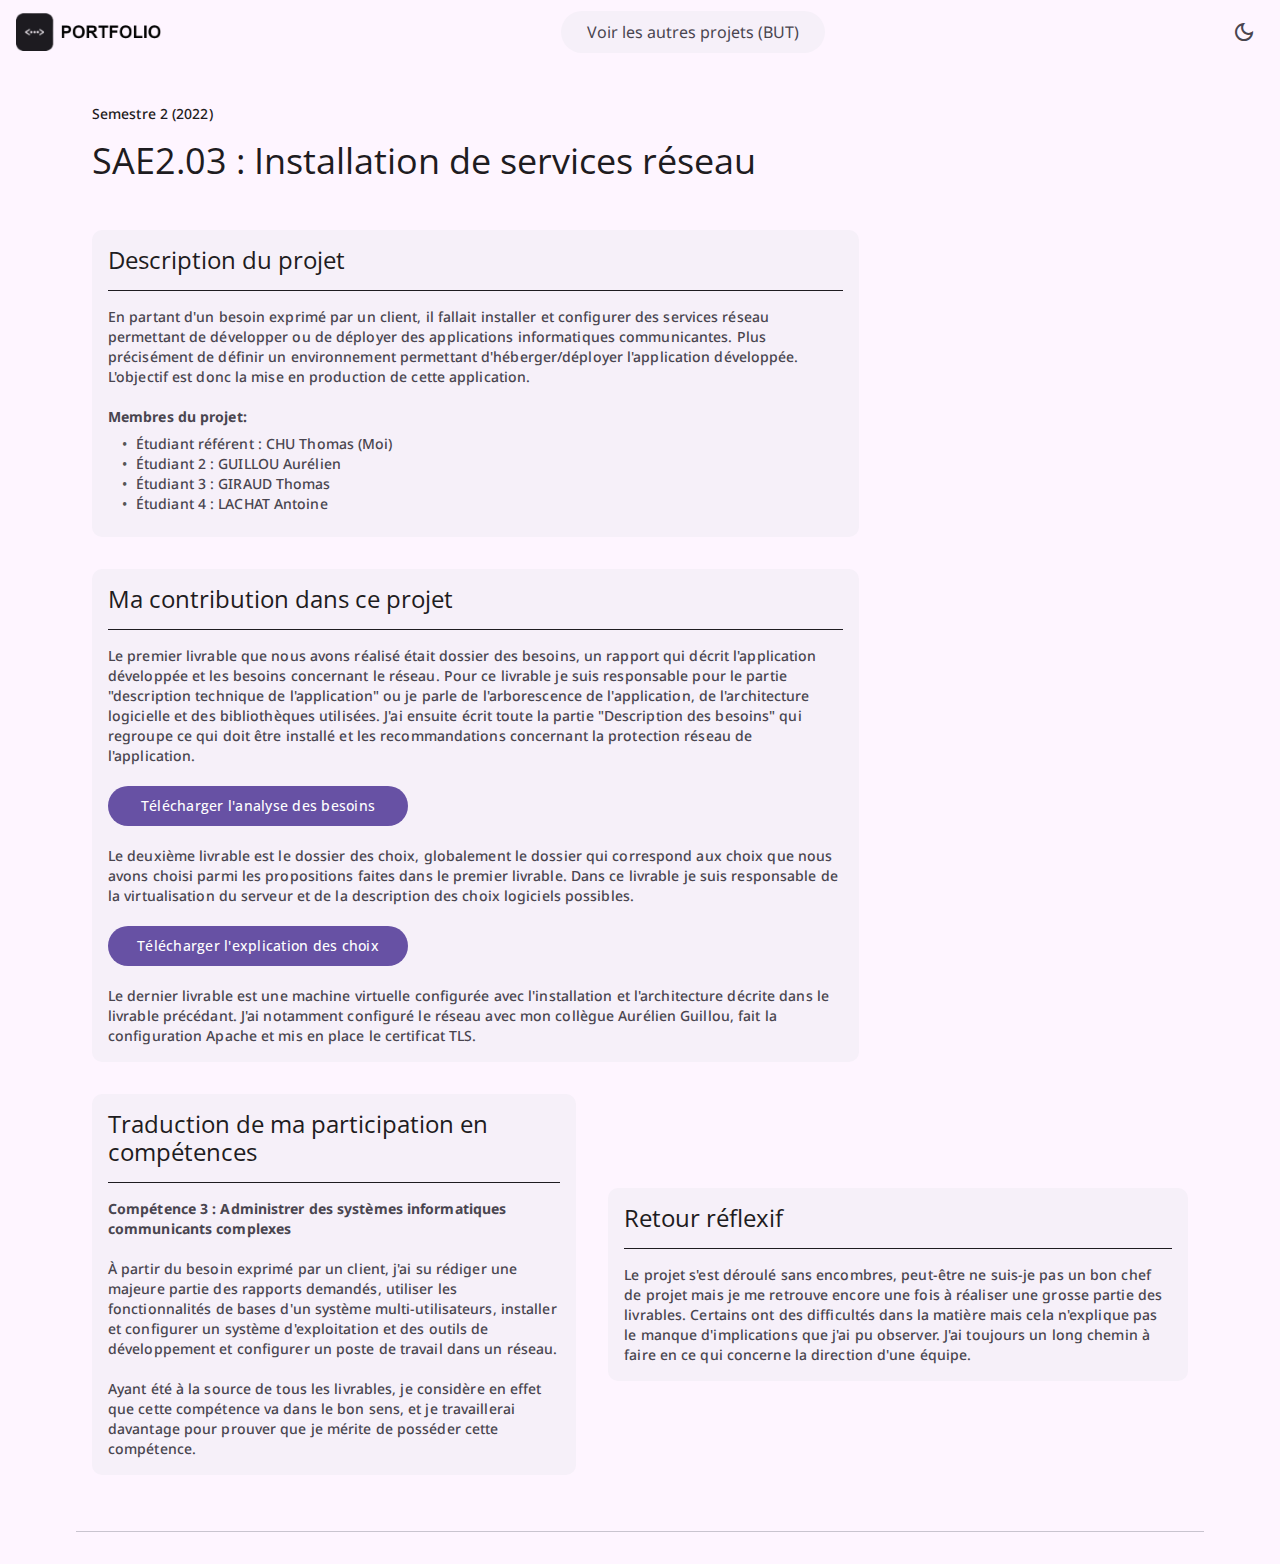
<file: pages/BUT/pages/reseau_s2.html>
<!DOCTYPE html>
<html lang="en" data-theme="dark">
<head>
    <meta charset="UTF-8">
    <meta name="viewport" content="width=device-width, initial-scale=1.0">

    <!-- Meta tags -->
    <title>Thomas Chu - Portfolio</title>
    <meta name="title" content="Thomas Chu - Portfolio">
    <meta name="description" content="This is a personal portfolio made by Shu the takodachi">

    <!-- Favicon -->
    <link rel="icon" href="../../../favicon.svg" type="image/svg+xml">

    <!-- Google fonts -->
    <link rel="preconnect" href="https://fonts.googleapis.com">
    <link rel="preconnect" href="https://fonts.gstatic.com" crossorigin>
    <link  rel="stylesheet" href="https://fonts.googleapis.com/css2?family=Noto+Sans:wght@400;500&family=Open+Sans:wght@400;500&display=swap">

    <!-- Material icon link -->
    <link rel="stylesheet" href="https://fonts.googleapis.com/css2?family=Material+Symbols+Outlined:opsz,wght,FILL,GRAD@24,400,0,0">

    <!-- Custom CSS link -->
    <link rel="stylesheet" href="../../../css/style.css">
</head>

<body>
    <!-- Top bar -->
    <header class="topbar">

        <a href="../../../index.html" class="logo">
            <img src="../../../assets/images/Logo_dark.png" alt="Porfolio" class="dark" width="145" height="32">
            <img src="../../../assets/images/Logo_light.png" alt="Porfolio" class="light" width="145" height="32">
        </a>

        <!-- Navbar -->
        <div>
            <nav class="navbar">
                <div class="container">
                    <ul class="nav-menu">
                        <li class="nav-item">
                            <a href="../home.html" class="nav-link">Voir les autres projets (BUT)</a>
                        </li>
                    </ul>
                </div>
            </nav>
        </div>

        <button class="icon-btn theme-btn">
            <span class="material-symbols-outlined dark" aria-hidden="true"> dark_mode </span>
            <span class="material-symbols-outlined light" aria-hidden="true"> light_mode </span>
            <div class="state-layer"></div>
        </button>

    </header>

    <main>
        <article>

            <!-- Description section -->
            <section class="section" style="margin-top: 5em;">
                <div class="container">

                    <div class="main-description">
                        <span class="label-large section-subtitle">Semestre 2 (2022)</span>
                        <h1 class="display-small">SAE2.03 : Installation de services réseau</h1>
                    </div>

                </div>
            </section>

            <!-- Content section -->
            <section class="section">
                <div class="container">

                    <div class="row">
                        <div class="card">
                            <div class="card-content">
                                <h2 class="title-large card-title title">Description du projet</h2>
                                <div style="border-top: .1px solid;"></div>

                                <span class="label-large card-subtitle">
                                    En partant d'un besoin exprimé par un client, il fallait installer et 
                                    configurer des services réseau permettant de développer ou de déployer 
                                    des applications informatiques communicantes. Plus précisément de définir
                                     un environnement permettant d'héberger/déployer l'application développée. 
                                     L'objectif est donc la mise en production de cette application.
                                    <br><br>
    
                                    <strong>Membres du projet: </strong>
    
                                    <div class="list-content">
                                        <ul class="custom-list">
                                            <li>Étudiant référent : CHU Thomas (Moi)</li>
                                            <li>Étudiant 2 : GUILLOU Aurélien</li>
                                            <li>Étudiant 3 : GIRAUD Thomas</li>
                                            <li>Étudiant 4 : LACHAT Antoine</li>
                                        </ul>
                                    </div>
                                </span>
                            </div>
                        </div>
                    </div>

                    <div class="row">
                        <div class="card">
                            <div class="card-content">
                                <h2 class="title-large card-title title">Ma contribution dans ce projet</h2>
                                <div style="border-top: .1px solid;"></div>

                                <span class="label-large card-subtitle">
                                    Le premier livrable que nous avons réalisé était dossier des besoins, un rapport 
                                    qui décrit l'application développée et les besoins concernant le réseau. Pour ce livrable 
                                    je suis responsable pour le partie "description technique de l'application" ou je parle de 
                                    l'arborescence de l'application, de l'architecture logicielle et des bibliothèques utilisées. 
                                    J'ai ensuite écrit toute la partie "Description des besoins" qui regroupe ce qui doit être 
                                    installé et les recommandations concernant la protection réseau de l'application.
                                    <br><br>

                                    <p class="body-medium card-text">
                                        <a href="../rapports/11_Besoins.pdf" class="btn">Télécharger l'analyse des besoins</a>
                                    </p>
                                    <br>
                                    
                                    Le deuxième livrable est le dossier des choix, globalement le dossier qui correspond aux 
                                    choix que nous avons choisi parmi les propositions faites dans le premier livrable. Dans ce 
                                    livrable je suis responsable de la virtualisation du serveur et de la description des choix logiciels possibles.
                                    <br><br>

                                    <p class="body-medium card-text">
                                        <a href="../rapports/11_Choix.pdf" class="btn">Télécharger l'explication des choix</a>
                                    </p>
                                    <br>
                                    
                                    Le dernier livrable est une machine virtuelle configurée avec l'installation et l'architecture 
                                    décrite dans le livrable précédant. J'ai notamment configuré le réseau avec mon collègue 
                                    Aurélien Guillou, fait la configuration Apache et mis en place le certificat TLS.
                                </span>
                            </div>
                        </div>

                    </div>

                    <div class="row">
                        <div class="card">
                            <div class="card-content">
                                <h2 class="title-large card-title title">Traduction de ma participation en compétences</h2>
                                <div style="border-top: .1px solid;"></div>

                                <span class="label-large card-subtitle">
                                    <strong>Compétence 3 : Administrer des systèmes informatiques communicants complexes</strong>
                                    <br><br>
                                    
                                    À partir du besoin exprimé par un client, j'ai su rédiger une majeure partie des rapports demandés, 
                                    utiliser les fonctionnalités de bases d'un système multi-utilisateurs, installer et configurer 
                                    un système d'exploitation et des outils de développement et configurer un poste de travail dans un réseau.
                                    <br><br>

                                    Ayant été à la source de tous les livrables, je considère en effet que cette compétence va dans le bon sens,
                                     et je travaillerai davantage pour prouver que je mérite de posséder cette compétence.
                                </span>
                            </div>
                        </div>

                        <div class="card">
                            <div class="card-content">
                                <h2 class="title-large card-title title">Retour réflexif</h2>
                                <div style="border-top: .1px solid;"></div>

                                <span class="label-large card-subtitle">
                                    Le projet s'est déroulé sans encombres, peut-être ne suis-je pas un bon chef de projet 
                                    mais je me retrouve encore une fois à réaliser une grosse partie des livrables. Certains 
                                    ont des difficultés dans la matière mais cela n'explique pas le manque d'implications que j'ai 
                                    pu observer. J'ai toujours un long chemin à faire en ce qui concerne la direction d'une équipe.
                                </span>
                            </div>
                        </div>
                    </div>

                </div>
            </section>
                    
        </article>
    </main>

    <footer class="footer">
        <div class="container">
            <p class="body-medium"></p>
        </div>
    </footer>

    <!-- Custom JS link -->
    <script src="../../../js/script.js"></script>

    <!-- CSS script for this page -->
    <style>

        .row {
            display: flex;
            gap: 2em;
            padding-bottom: 2em;
            align-items: center;
        }
        
        .card .card-content {
            display: flex;
            flex-direction: column;
            gap: 1em;
        }

        .card {
            max-width: 70%;
        }

        .column {
            display: flex;
            flex-direction: column;
            gap: 1em;
        }

        .title {
            font-size: 1.5em;
        }

        .main-description {
            display: flex;
            flex-direction: column;
            gap: 1em;
        }

        .custom-list {
            list-style-type: none;
            padding-left: 0;
        }

        .custom-list li::before {
            content: '•'; /* Use bullet character */
            color: #555; /* Bullet color */
            display: inline-block; 
            width: 1em;
            margin-left: -1em; /* Align the bullet with text */
        }

        .list-content {
            padding: .5em 2em;
        }

        @media screen and (max-width: 1000px) {
            .row {
                flex-direction: column;
            }

            .card {
                max-width: 100%;
            }
        }
    </style>
</body>
</html>
</file>
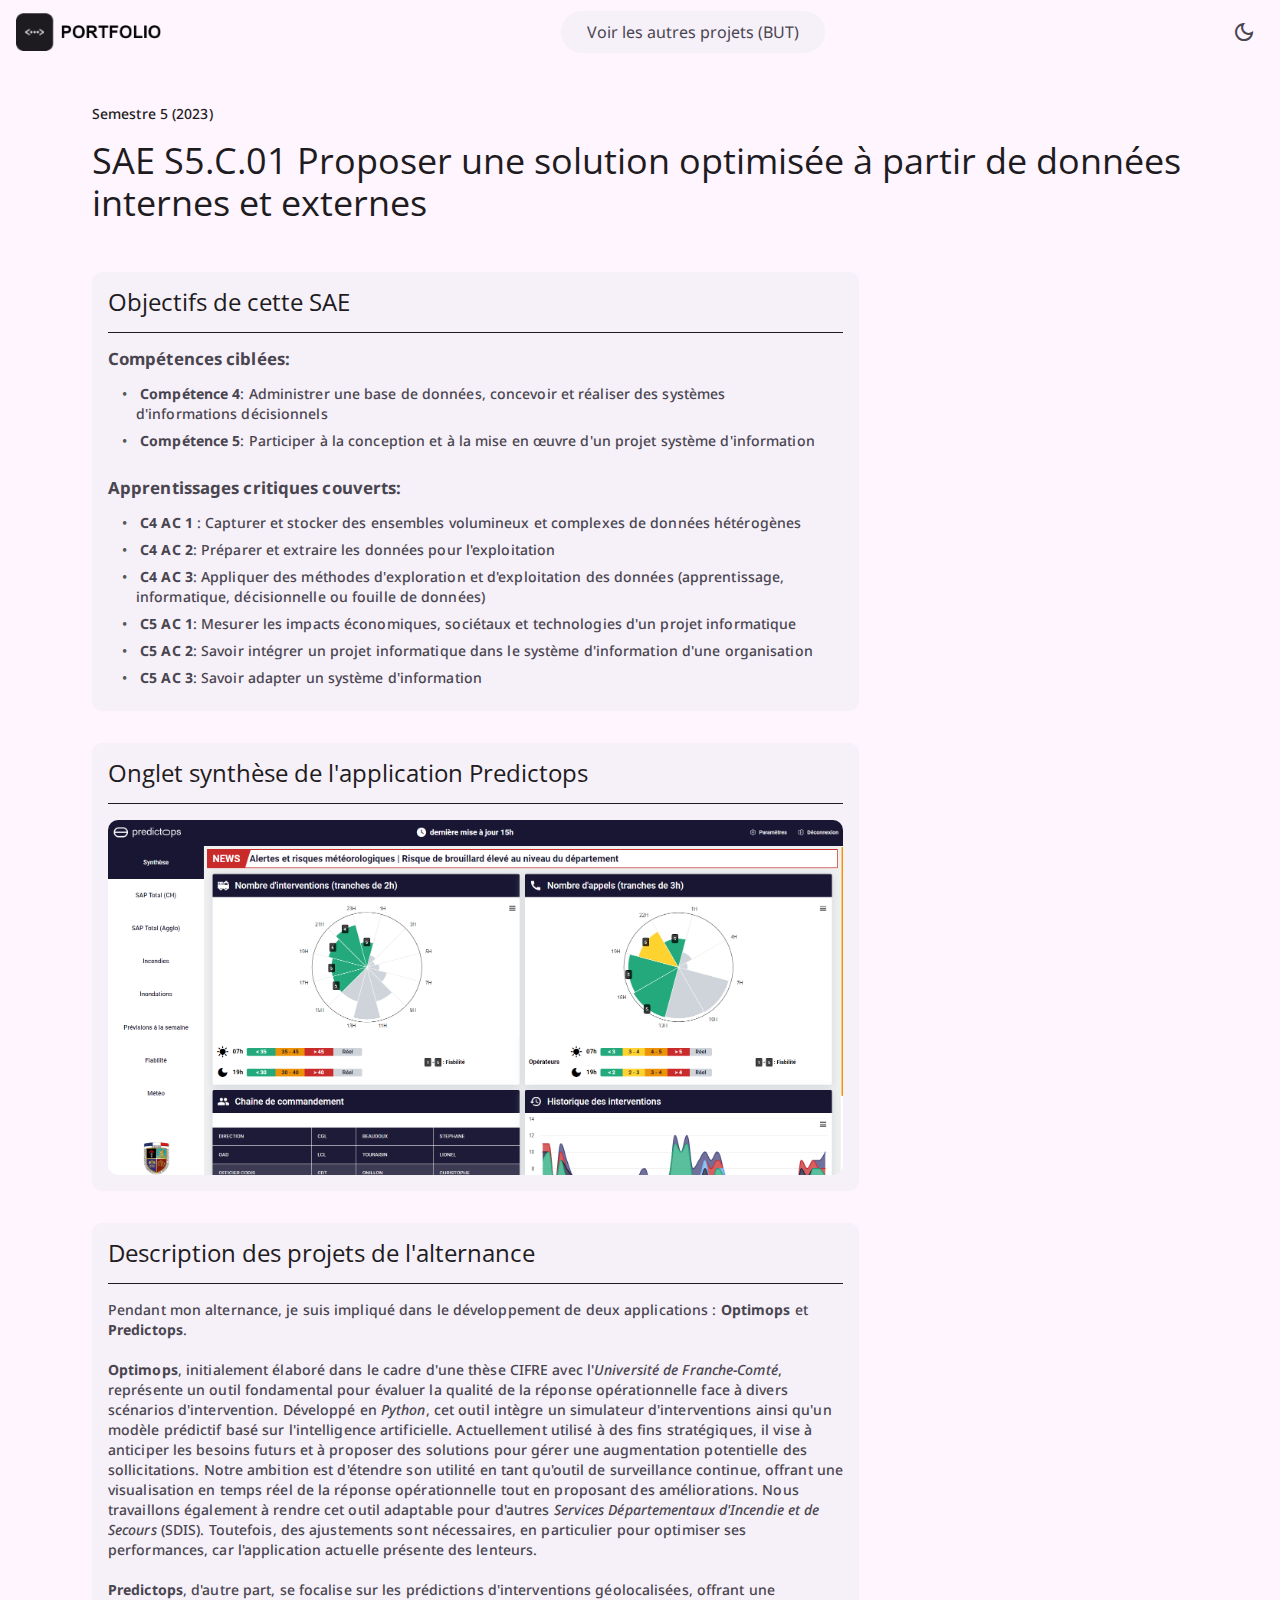
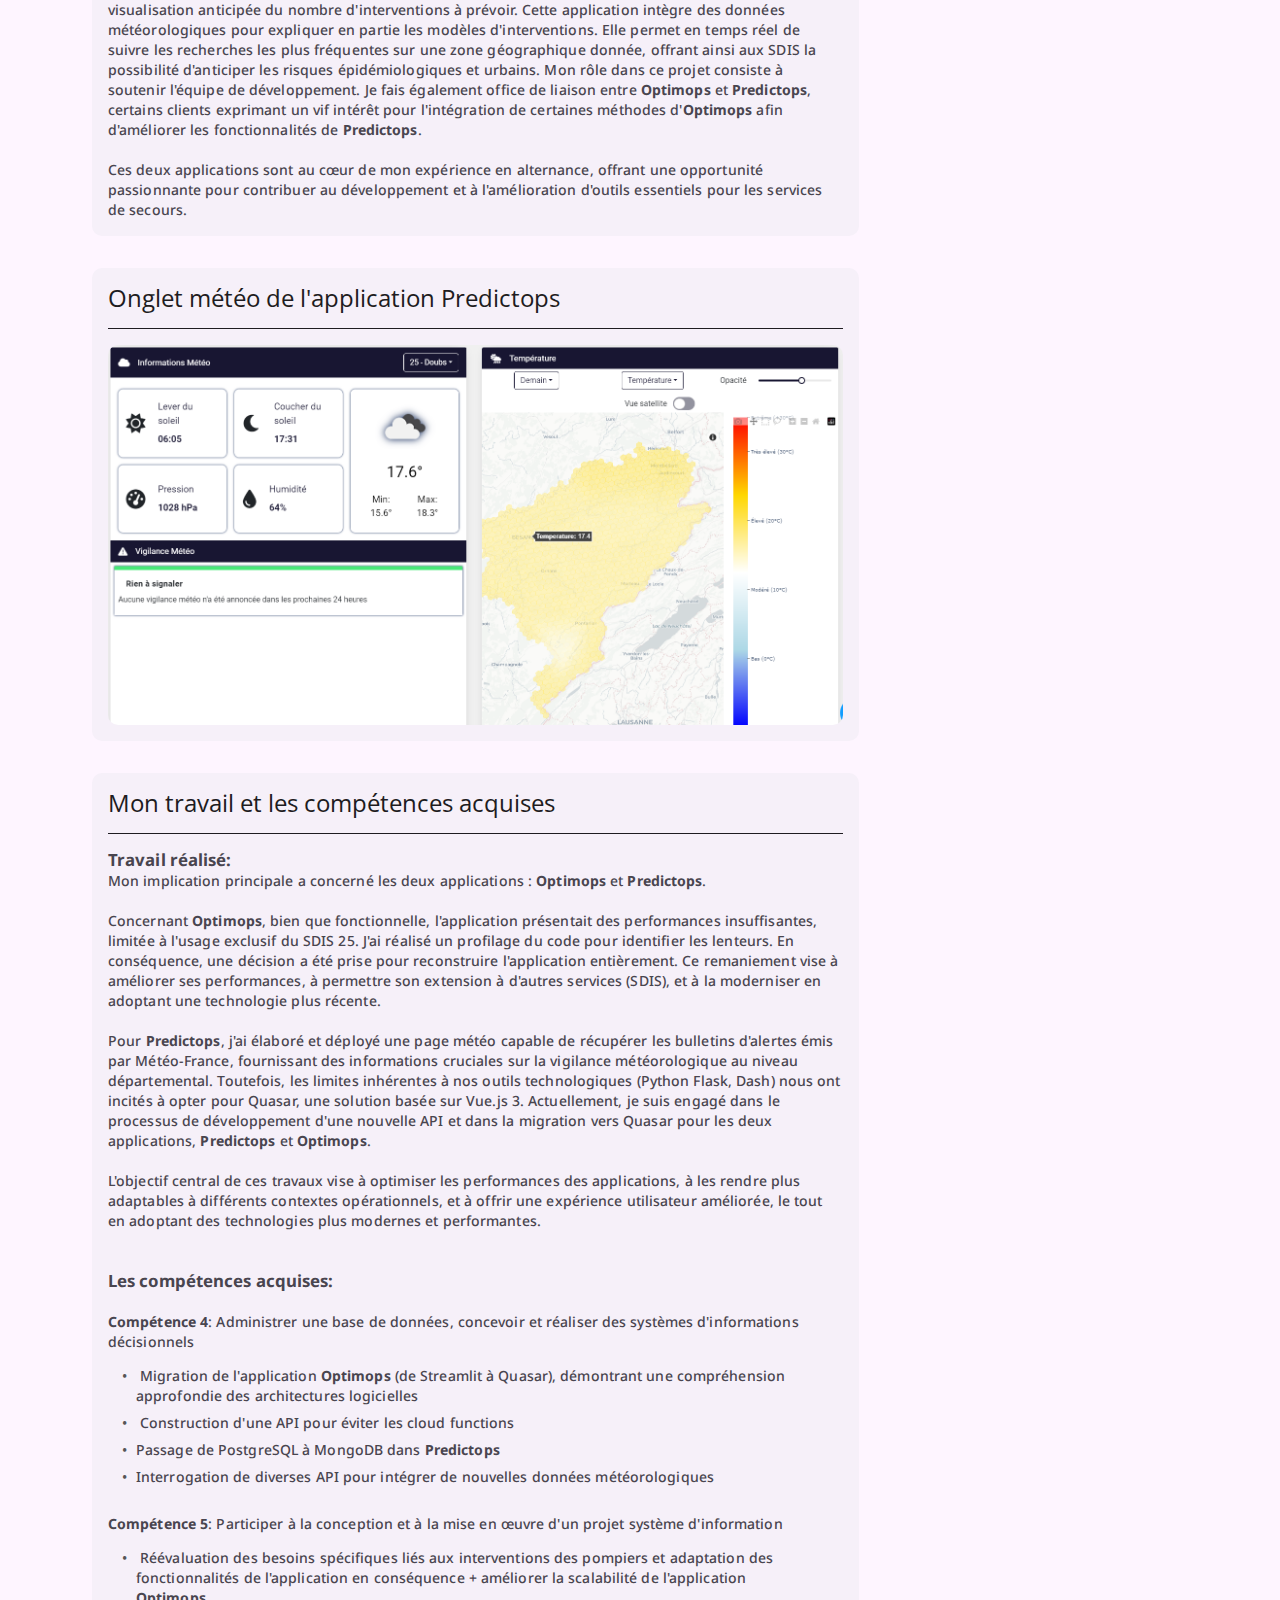
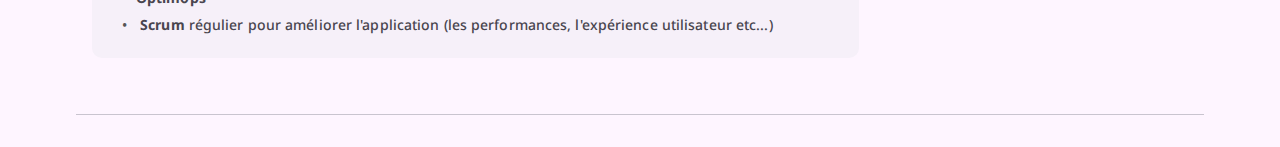
<file: pages/BUT/pages/s5.html>
<!DOCTYPE html>
<html lang="en" data-theme="dark">
<head>
    <meta charset="UTF-8">
    <meta name="viewport" content="width=device-width, initial-scale=1.0">

    <!-- Meta tags -->
    <title>Thomas Chu - Portfolio</title>
    <meta name="title" content="Thomas Chu - Portfolio">
    <meta name="description" content="This is a personal portfolio made by Shu the takodachi">

    <!-- Favicon -->
    <link rel="icon" href="../../../favicon.svg" type="image/svg+xml">

    <!-- Google fonts -->
    <link rel="preconnect" href="https://fonts.googleapis.com">
    <link rel="preconnect" href="https://fonts.gstatic.com" crossorigin>
    <link  rel="stylesheet" href="https://fonts.googleapis.com/css2?family=Noto+Sans:wght@400;500&family=Open+Sans:wght@400;500&display=swap">

    <!-- Material icon link -->
    <link rel="stylesheet" href="https://fonts.googleapis.com/css2?family=Material+Symbols+Outlined:opsz,wght,FILL,GRAD@24,400,0,0">

    <!-- Custom CSS link -->
    <link rel="stylesheet" href="../../../css/style.css">
</head>

<body>
    <!-- Top bar -->
    <header class="topbar">

        <a href="../../../index.html" class="logo">
            <img src="../../../assets/images/Logo_dark.png" alt="Porfolio" class="dark" width="145" height="32">
            <img src="../../../assets/images/Logo_light.png" alt="Porfolio" class="light" width="145" height="32">
        </a>

        <!-- Navbar -->
        <div>
            <nav class="navbar">
                <div class="container">
                    <ul class="nav-menu">
                        <li class="nav-item">
                            <a href="../home.html" class="nav-link">Voir les autres projets (BUT)</a>
                        </li>
                    </ul>
                </div>
            </nav>
        </div>

        <button class="icon-btn theme-btn">
            <span class="material-symbols-outlined dark" aria-hidden="true"> dark_mode </span>
            <span class="material-symbols-outlined light" aria-hidden="true"> light_mode </span>
            <div class="state-layer"></div>
        </button>

    </header>

    <main>
        <article>

            <!-- Description section -->
            <section class="section" style="margin-top: 5em;">
                <div class="container">

                    <div class="main-description">
                        <span class="label-large section-subtitle">Semestre 5 (2023)</span>
                        <h1 class="display-small">SAE S5.C.01 Proposer une solution optimisée à partir de données internes et externes</h1>
                    </div>

                </div>
            </section>

            <!-- Content section -->
            <section class="section">
                <div class="container">

                    <div class="row">
                        <div class="card">
                            <div class="card-content">
                                <h2 class="title-large card-title title">Objectifs de cette SAE</h2>
                                <div style="border-top: .1px solid;"></div>

                                <span class="label-large card-subtitle">
                                    <strong class="subsubtitle">Compétences ciblées: </strong>
                                    <br>

                                    <div class="list-content">
                                        <ul class="custom-list">
                                            <li>
                                                <strong>Compétence 4</strong>:
                                                Administrer une base de données, concevoir et
                                                réaliser des systèmes d'informations décisionnels
                                            </li>
                                            <li>
                                                <strong>Compétence 5</strong>:
                                                Participer à la conception et à la
                                                 mise en œuvre d'un projet système d'information
                                            </li>
                                        </ul>
                                    </div>
                                    <br>

                                    <strong class="subsubtitle">Apprentissages critiques couverts: </strong>
                                    <br>

                                    <div class="list-content">
                                        <ul class="custom-list">
                                            <li>
                                                <strong>C4 AC 1 </strong>:
                                                Capturer et stocker des ensembles volumineux et complexes de données hétérogènes
                                            </li>
                                            <li>
                                                <strong>C4 AC 2</strong>:
                                                Préparer et extraire les données pour l'exploitation
                                            </li>
                                            <li>
                                                <strong>C4 AC 3</strong>:
                                                Appliquer des méthodes d'exploration et d'exploitation des données 
                                                (apprentissage, informatique, décisionnelle ou fouille de données)
                                            </li>
                                            <li>
                                                <strong>C5 AC 1</strong>:
                                                Mesurer les impacts économiques, sociétaux et technologies d'un projet informatique
                                            </li>
                                            <li>
                                                <strong>C5 AC 2</strong>:
                                                Savoir intégrer un projet informatique dans le système d'information d'une organisation
                                            </li>
                                            <li>
                                                <strong>C5 AC 3</strong>:
                                                Savoir adapter un système d'information
                                            </li>
                                        </ul>
                                    </div>

                                </span>
                            </div>
                        </div>
                    </div>

                    <div class="row">

                        <div class="card">
                            <div class="card-content">
                                <h2 class="title-large card-title title">Onglet synthèse de l'application Predictops</h2>
                                <div style="border-top: .1px solid;"></div>

                                <figure>
                                    <img src="../../../assets/images/but/pred_s5.png" alt="archi stage" class="content-image">
                                </figure>
                                <!-- <span><i>Onglet synthèse sur l'ancienne application Predictops (Python Dash)</i></span> -->
                            </div>
                        </div>

                    </div>

                    <div class="row">

                        <div class="card">
                            <div class="card-content">
                                <h2 class="title-large card-title title">Description des projets de l'alternance</h2>
                                <div style="border-top: .1px solid;"></div>

                                <span class="label-large card-subtitle">
                                    Pendant mon alternance, je suis impliqué dans le développement de deux applications : <strong>Optimops</strong> et <strong>Predictops</strong>.
                                    <br><br>

                                    <strong>Optimops</strong>, initialement élaboré dans le cadre d'une thèse CIFRE
                                     avec l'<i>Université de Franche-Comté</i>, représente un outil fondamental 
                                     pour évaluer la qualité de la réponse opérationnelle face à divers scénarios d'intervention. 
                                     Développé en <i>Python</i>, cet outil intègre un simulateur d'interventions ainsi 
                                     qu'un modèle prédictif basé sur l'intelligence artificielle. Actuellement utilisé à des fins 
                                     stratégiques, il vise à anticiper les besoins futurs et à proposer des solutions pour gérer
                                      une augmentation potentielle des sollicitations. Notre ambition est d'étendre 
                                      son utilité en tant qu'outil de surveillance continue, offrant une visualisation
                                       en temps réel de la réponse opérationnelle tout en proposant des améliorations. 
                                       Nous travaillons également à rendre cet outil adaptable pour d'autres 
                                       <i>Services Départementaux d'Incendie et de Secours</i> (SDIS). Toutefois, 
                                       des ajustements sont nécessaires, en particulier pour optimiser ses performances,
                                        car l'application actuelle présente des lenteurs.
                                    <br><br>

                                    <strong>Predictops</strong>, d'autre part, se focalise sur les prédictions d'interventions 
                                    géolocalisées, offrant une visualisation anticipée du nombre d'interventions à prévoir. 
                                    Cette application intègre des données météorologiques pour expliquer en partie les modèles 
                                    d'interventions. Elle permet en temps réel de suivre les recherches les plus fréquentes sur 
                                    une zone géographique donnée, offrant ainsi aux SDIS la possibilité d'anticiper les risques 
                                    épidémiologiques et urbains. Mon rôle dans ce projet consiste à soutenir l'équipe de développement.
                                     Je fais également office de liaison entre <strong>Optimops</strong> et <strong>Predictops</strong>, certains clients exprimant 
                                     un vif intérêt pour l'intégration de certaines méthodes d'<strong>Optimops</strong> afin d'améliorer les fonctionnalités de <strong>Predictops</strong>.
                                    <br><br>

                                    Ces deux applications sont au cœur de mon expérience en alternance, offrant une
                                     opportunité passionnante pour contribuer au développement et à l'amélioration 
                                     d'outils essentiels pour les services de secours.
                                </span>
                            </div>
                        </div>
                               
                    </div>
                    
                    <div class="row">
                        <div class="card">
                            <div class="card-content">
                                <h2 class="title-large card-title title">Onglet météo de l'application Predictops</h2>
                                <div style="border-top: .1px solid;"></div>

                                <figure>
                                    <img src="../../../assets/images/but/meteo_s5.png" alt="archi stage" class="content-image">
                                </figure>
                                <!-- <span><i>Onglet synthèse sur l'ancienne application Predictops (Python Dash)</i></span> -->
                            </div>
                        </div>
                    </div>

                    <div class="row">
                        <div class="card">
                            <div class="card-content">
                                <h2 class="title-large card-title title">Mon travail et les compétences acquises</h2>
                                <div style="border-top: .1px solid;"></div>

                                <span class="label-large card-subtitle">
                                    <strong class="subsubtitle">Travail réalisé: </strong>
                                    <br>

                                    Mon implication principale a concerné les deux applications : <strong>Optimops</strong> et <strong>Predictops</strong>.
                                    <br><br>
                                    Concernant <strong>Optimops</strong>, bien que fonctionnelle, l'application présentait des performances insuffisantes,
                                     limitée à l'usage exclusif du SDIS 25. J'ai réalisé un profilage du code pour identifier les lenteurs.
                                      En conséquence, une décision a été prise pour reconstruire l'application entièrement. 
                                      Ce remaniement vise à améliorer ses performances, à permettre son extension à d'autres services (SDIS),
                                     et à la moderniser en adoptant une technologie plus récente.
                                    <br><br>
                                    Pour <strong>Predictops</strong>, j'ai élaboré et déployé une page météo capable de récupérer les bulletins d'alertes
                                     émis par Météo-France, fournissant des informations cruciales sur la vigilance météorologique au 
                                     niveau départemental. Toutefois, les limites inhérentes à nos outils technologiques (Python Flask, Dash) 
                                     nous ont incités à opter pour Quasar, une solution basée sur Vue.js 3. Actuellement, je suis engagé dans
                                     le processus de développement d'une nouvelle API et dans la migration vers Quasar pour les deux applications, <strong>Predictops</strong> et <strong>Optimops</strong>.
                                     <br><br>
                                     L'objectif central de ces travaux vise à optimiser les performances des applications, 
                                     à les rendre plus adaptables à différents contextes opérationnels, et à offrir une expérience
                                      utilisateur améliorée, le tout en adoptant des technologies plus modernes et performantes.

                                    <br><br><br>
                                    <strong class="subsubtitle">Les compétences acquises: </strong>
                                    <br><br>

                                    <strong>Compétence 4</strong>:
                                    Administrer une base de données, concevoir et réaliser des systèmes d'informations décisionnels
                                    <div class="list-content">
                                        <ul class="custom-list">
                                            <li>
                                                Migration de l'application <strong>Optimops</strong> (de Streamlit à Quasar), démontrant une compréhension approfondie des architectures logicielles
                                            </li>
                                            <li>
                                                Construction d'une API pour éviter les cloud functions
                                            </li>
                                            <li>Passage de PostgreSQL à MongoDB dans <strong>Predictops</strong></li>
                                            <li>Interrogation de diverses API pour intégrer de nouvelles données météorologiques</li>
                                        </ul>
                                    </div>
                                    <br>

                                    <strong>Compétence 5</strong>:
                                    Participer à la conception et à la mise en œuvre d'un projet système d'information
                                    <div class="list-content">
                                        <ul class="custom-list">
                                            <li>
                                                Réévaluation des besoins spécifiques liés aux interventions des pompiers et adaptation
                                                des fonctionnalités de l'application en conséquence + améliorer la scalabilité de l'application <strong>Optimops</strong>
                                            </li>
                                            <li>
                                                <strong>Scrum</strong> régulier pour améliorer l'application (les performances, l'expérience utilisateur etc...)
                                            </li>
                                        </ul>

                                </span>
                            </div>
                        </div>
                    </div>

                </div>
            </section>
                    
        </article>
    </main>

    <footer class="footer">
        <div class="container">
            <p class="body-medium"></p>
        </div>
    </footer>

    <!-- Custom JS link -->
    <script src="../../../js/script.js"></script>

    <!-- CSS script for this page -->
    <style>

        .subsubtitle {
            font-size: 1.2em;
        }

        .content-image {
            width: 100%;
            border-radius: 10px;
        }

        .row {
            display: flex;
            gap: 2em;
            padding-bottom: 2em;
            align-items: center;
        }
        
        .card .card-content {
            display: flex;
            flex-direction: column;
            gap: 1em;
        }

        .card {
            max-width: 70%;
        }

        .column {
            display: flex;
            flex-direction: column;
            gap: 1em;
        }

        .title {
            font-size: 1.5em;
        }

        .main-description {
            display: flex;
            flex-direction: column;
            gap: 1em;
        }

        .custom-list {
            list-style-type: none;
            padding-left: 0;
        }

        .custom-list li::before {
            content: '•'; /* Use bullet character */
            color: #555; /* Bullet color */
            display: inline-block; 
            width: 1em;
            margin-left: -1em; /* Align the bullet with text */
            padding-top: .5em;
        }

        .list-content {
            padding: .5em 2em;
        }

        @media screen and (max-width: 1000px) {
            .row {
                flex-direction: column;
            }

            .card {
                max-width: 100%;
            }
        }
    </style>
</body>
</html>
</file>
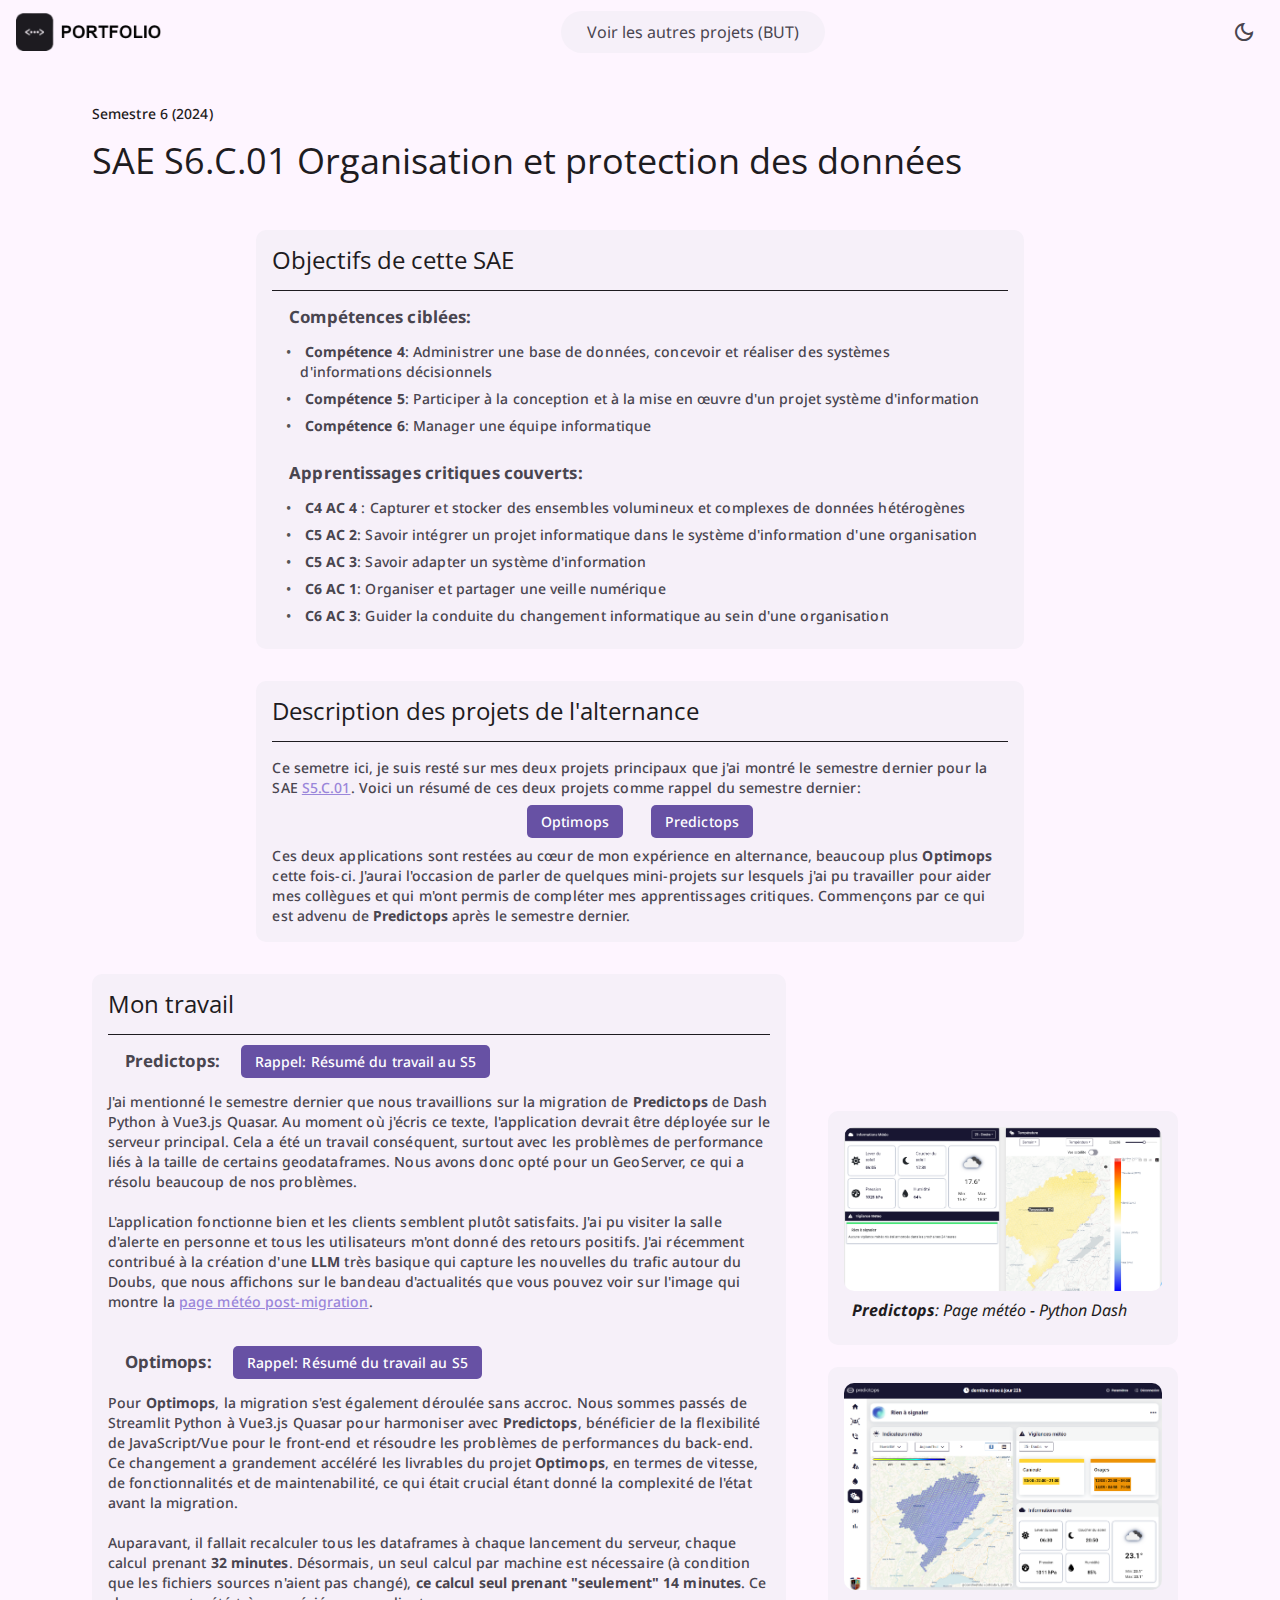
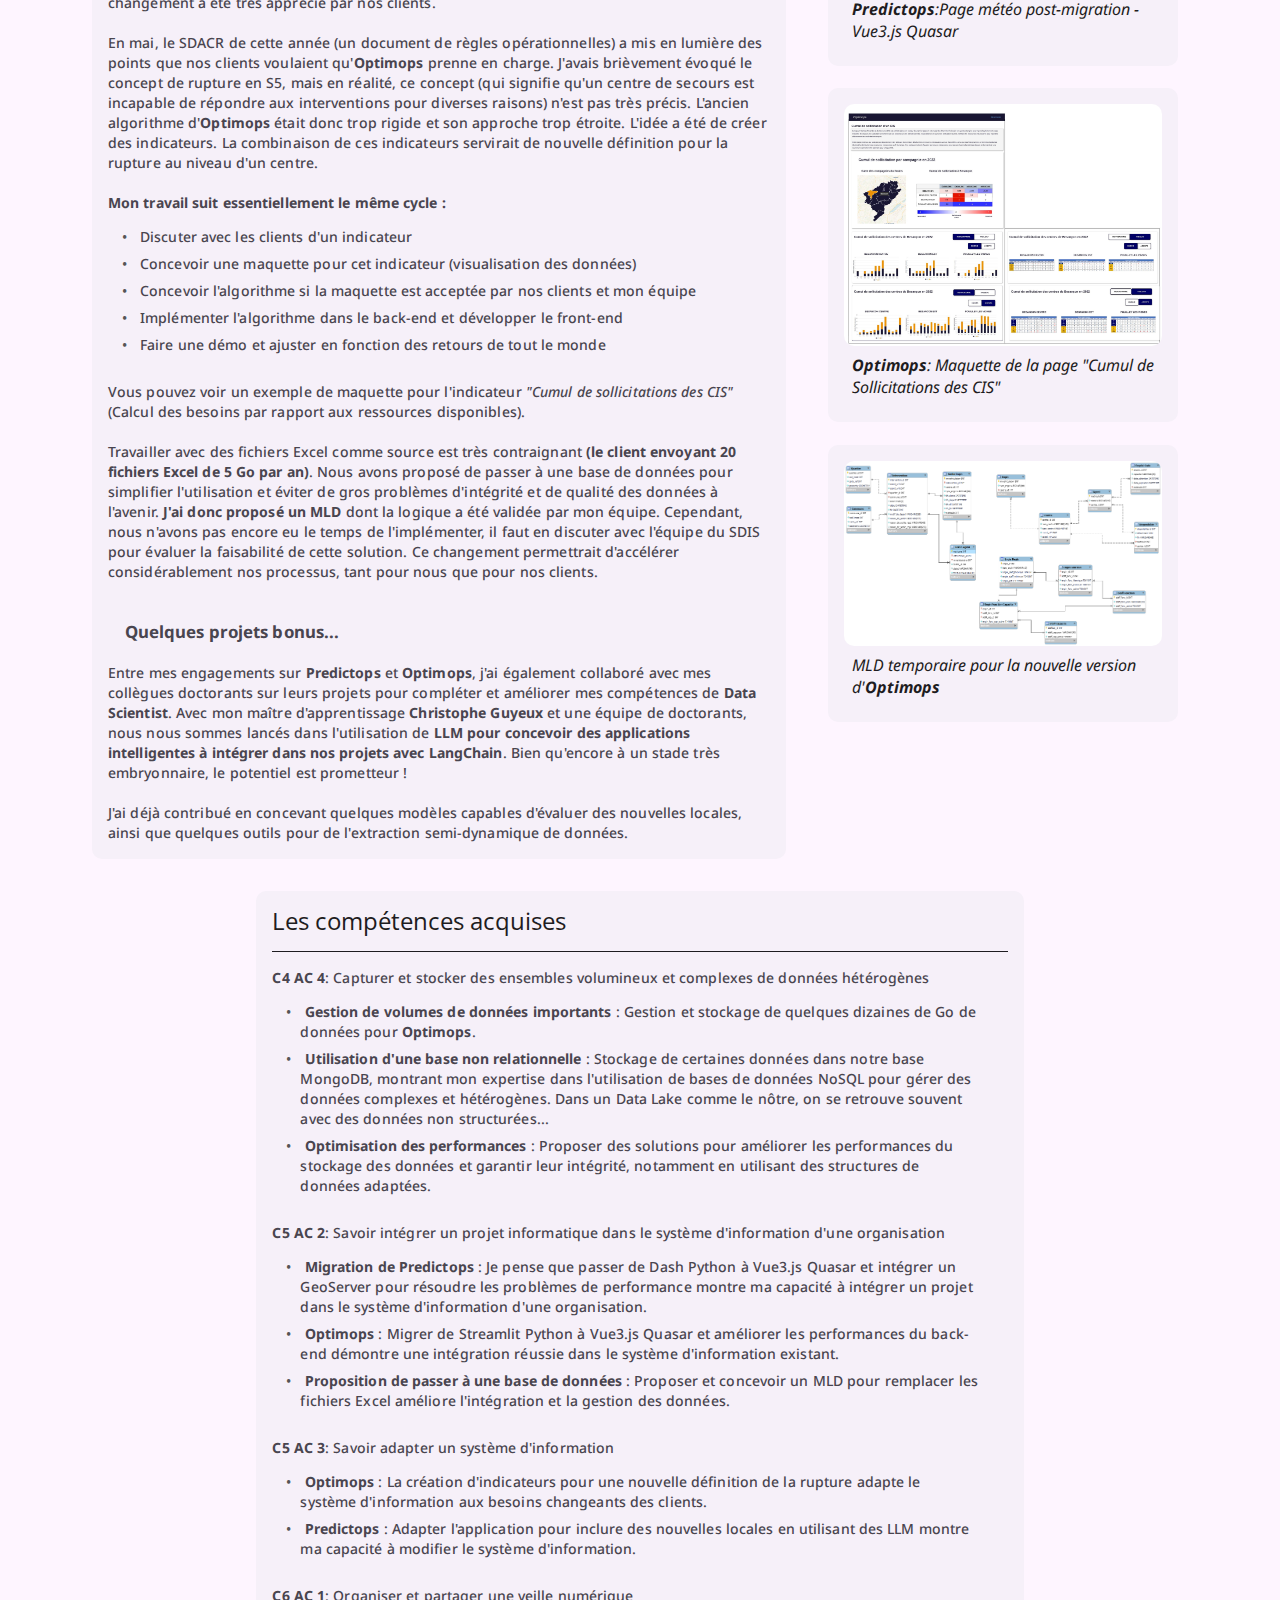
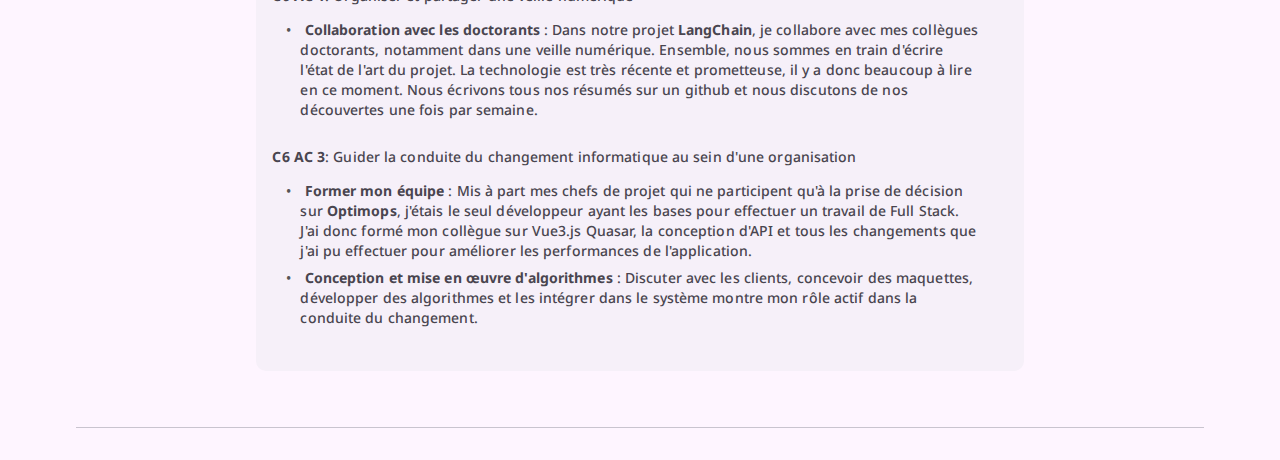
<file: pages/BUT/pages/s6.html>
<!DOCTYPE html>
<html lang="en" data-theme="dark">
<head>
    <meta charset="UTF-8">
    <meta name="viewport" content="width=device-width, initial-scale=1.0">

    <!-- Meta tags -->
    <title>Thomas Chu - Portfolio</title>
    <meta name="title" content="Thomas Chu - Portfolio">
    <meta name="description" content="This is a personal portfolio made by Shu the takodachi">

    <!-- Favicon -->
    <link rel="icon" href="../../../favicon.svg" type="image/svg+xml">

    <!-- Google fonts -->
    <link rel="preconnect" href="https://fonts.googleapis.com">
    <link rel="preconnect" href="https://fonts.gstatic.com" crossorigin>
    <link  rel="stylesheet" href="https://fonts.googleapis.com/css2?family=Noto+Sans:wght@400;500&family=Open+Sans:wght@400;500&display=swap">

    <!-- Material icon link -->
    <link rel="stylesheet" href="https://fonts.googleapis.com/css2?family=Material+Symbols+Outlined:opsz,wght,FILL,GRAD@24,400,0,0">

    <!-- Custom CSS link -->
    <link rel="stylesheet" href="../../../css/style.css">
</head>

<body>
    <!-- Top bar -->
    <header class="topbar">

        <a href="../../../index.html" class="logo">
            <img src="../../../assets/images/Logo_dark.png" alt="Porfolio" class="dark" width="145" height="32">
            <img src="../../../assets/images/Logo_light.png" alt="Porfolio" class="light" width="145" height="32">
        </a>

        <!-- Navbar -->
        <div>
            <nav class="navbar">
                <div class="container">
                    <ul class="nav-menu">
                        <li class="nav-item">
                            <a href="../home.html" class="nav-link">Voir les autres projets (BUT)</a>
                        </li>
                    </ul>
                </div>
            </nav>
        </div>

        <button class="icon-btn theme-btn">
            <span class="material-symbols-outlined dark" aria-hidden="true"> dark_mode </span>
            <span class="material-symbols-outlined light" aria-hidden="true"> light_mode </span>
            <div class="state-layer"></div>
        </button>

    </header>

    <main>
        <article>

            <!-- Description section -->
            <section class="section" style="margin-top: 5em;">
                <div class="container">

                    <div class="main-description">
                        <span class="label-large section-subtitle">Semestre 6 (2024)</span>
                        <h1 class="display-small">SAE S6.C.01 Organisation et protection des données</h1>
                    </div>

                </div>
            </section>

            <!-- Content section -->
            <section class="section">
                <div class="container">

                    <div class="row">
                        <div class="card">
                            <div class="card-content">
                                <h2 class="title-large card-title title">Objectifs de cette SAE</h2>
                                <div style="border-top: .1px solid;"></div>

                                <span class="label-large card-subtitle">
                                    <strong class="subsubtitle">Compétences ciblées: </strong>
                                    <br>

                                    <div class="list-content">
                                        <ul class="custom-list">
                                            <li>
                                                <strong>Compétence 4</strong>:
                                                Administrer une base de données, concevoir et
                                                réaliser des systèmes d'informations décisionnels
                                            </li>
                                            <li>
                                                <strong>Compétence 5</strong>:
                                                Participer à la conception et à la
                                                 mise en œuvre d'un projet système d'information
                                            </li>
                                            <li>
                                                <strong>Compétence 6</strong>:
                                                Manager une équipe informatique
                                            </li>
                                        </ul>
                                    </div>
                                    <br>

                                    <strong class="subsubtitle">Apprentissages critiques couverts: </strong>
                                    <br>

                                    <div class="list-content">
                                        <ul class="custom-list">
                                            <li>
                                                <strong>C4 AC 4 </strong>:
                                                Capturer et stocker des ensembles volumineux et complexes de données hétérogènes
                                            </li>
                                            <li>
                                                <strong>C5 AC 2</strong>:
                                                Savoir intégrer un projet informatique dans le système d'information d'une organisation
                                            </li>
                                            <li>
                                                <strong>C5 AC 3</strong>:
                                                Savoir adapter un système d'information
                                            </li>
                                            <li>
                                                <strong>C6 AC 1</strong>:
                                                Organiser et partager une veille numérique
                                            </li>
                                            <li>
                                                <strong>C6 AC 3</strong>:
                                                Guider la conduite du changement informatique au sein d'une organisation
                                            </li>
                                        </ul>
                                    </div>

                                </span>
                            </div>
                        </div>
                    </div>

                    <div class="row">

                        <div class="card">
                            <div class="card-content">
                                <h2 class="title-large card-title title">Description des projets de l'alternance</h2>
                                <div style="border-top: .1px solid;"></div>

                                <span class="label-large card-subtitle">
                                    Ce semetre ici, je suis resté sur mes deux projets principaux que 
                                    j'ai montré le semestre dernier pour la SAE <a href="./s5.html" class="hyperlink">S5.C.01</a>.
                                    Voici un résumé de ces deux projets comme rappel du semestre dernier:
                                    <br>

                                    <div class="row" style="padding: 1em">
                                        <div class="dropdown">
                                            <strong class="interactive-btn">Optimops</strong>
                                            <div class="dropdown-content">
                                                <strong>Optimops</strong>, initialement élaboré dans le cadre d'une thèse CIFRE
                                                avec l'<i>Université de Franche-Comté</i>, représente un outil fondamental 
                                                pour évaluer la qualité de la réponse opérationnelle face à divers scénarios d'intervention. 
                                                Développé en <i>Python</i>, cet outil intègre un simulateur d'interventions ainsi 
                                                qu'un modèle prédictif basé sur l'intelligence artificielle. Actuellement utilisé à des fins 
                                                stratégiques, il vise à anticiper les besoins futurs et à proposer des solutions pour gérer
                                                une augmentation potentielle des sollicitations. Notre ambition est d'étendre 
                                                son utilité en tant qu'outil de surveillance continue, offrant une visualisation
                                                en temps réel de la réponse opérationnelle tout en proposant des améliorations. 
                                                Nous travaillons également à rendre cet outil adaptable pour d'autres 
                                                <i>Services Départementaux d'Incendie et de Secours</i> (SDIS). Toutefois, 
                                                des ajustements sont nécessaires, en particulier pour optimiser ses performances,
                                                car l'application actuelle présente des lenteurs.
                                            </div>
                                        </div>

                                        <div class="dropdown">
                                            <strong class="interactive-btn">Predictops</strong>
                                            <div class="dropdown-content">
                                                <strong>Predictops</strong>, d'autre part, se focalise sur les prédictions d'interventions 
                                                géolocalisées, offrant une visualisation anticipée du nombre d'interventions à prévoir. 
                                                Cette application intègre des données météorologiques pour expliquer en partie les modèles 
                                                d'interventions. Elle permet en temps réel de suivre les recherches les plus fréquentes sur 
                                                une zone géographique donnée, offrant ainsi aux SDIS la possibilité d'anticiper les risques 
                                                épidémiologiques et urbains. Mon rôle dans ce projet consiste à soutenir l'équipe de développement.
                                                Je fais également office de liaison entre <strong>Optimops</strong> et <strong>Predictops</strong>, certains clients exprimant 
                                                un vif intérêt pour l'intégration de certaines méthodes d'<strong>Optimops</strong> afin d'améliorer les fonctionnalités de <strong>Predictops</strong>.
                                            </div>
                                        </div>
                                    </div>

                                    Ces deux applications sont restées au cœur de mon expérience en alternance,
                                     beaucoup plus <strong>Optimops</strong> cette fois-ci. J'aurai l'occasion de parler de 
                                     quelques mini-projets sur lesquels j'ai pu travailler pour aider mes collègues 
                                     et qui m'ont permis de compléter mes apprentissages critiques. Commençons par 
                                     ce qui est advenu de <strong>Predictops</strong> après le semestre dernier.
                                </span>
                            </div>
                        </div>
                               
                    </div>
                

                    <div class="row">
                        <div class="card" style="min-width: 50%;">
                            <div class="card-content">
                                <h2 class="title-large card-title title">Mon travail</h2>
                                <div style="border-top: .1px solid;"></div>

                                <span class="label-large card-subtitle">
                                    
                                    <strong class="subsubtitle">Predictops:</strong> 
                                    <div class="dropdown">
                                        <strong class="interactive-btn">Rappel: Résumé du travail au S5</strong>
                                        <div class="dropdown-content">
                                            J'ai élaboré et déployé une page météo capable de récupérer les bulletins d'alertes
                                            émis par Météo-France, fournissant des informations cruciales sur la vigilance météorologique au 
                                            niveau départemental. Toutefois, les limites inhérentes à nos outils technologiques (Python Flask, Dash) 
                                            nous ont incités à opter pour Quasar, une solution basée sur Vue.js 3. Actuellement, je suis engagé dans
                                            le processus de développement d'une nouvelle API et dans la migration vers Quasar 
                                            pour les deux applications, <strong>Predictops</strong> et <strong>Optimops</strong>.
                                        </div>
                                    </div>
                                    <br><br>
                          
                                    J'ai mentionné le semestre dernier que nous travaillions sur la migration de 
                                    <strong>Predictops</strong> de Dash Python à Vue3.js Quasar. Au moment où j'écris ce texte, 
                                    l'application devrait être déployée sur le serveur principal. Cela a été un 
                                    travail conséquent, surtout avec les problèmes de performance liés à la taille 
                                    de certains geodataframes. Nous avons donc opté pour un GeoServer, ce qui a résolu beaucoup de nos problèmes. 
                                    <br><br>
                                    L'application fonctionne bien et les clients semblent plutôt satisfaits. J'ai pu visiter la salle
                                     d'alerte en personne et tous les utilisateurs m'ont donné des retours positifs. J'ai récemment contribué 
                                     à la création d'une <strong>LLM</strong> très basique qui capture les nouvelles du trafic autour du Doubs, que nous affichons sur
                                    le bandeau d'actualités que vous pouvez voir sur l'image qui montre la 
                                    <a href="../../../assets/images/but/meteo_s6.png" class="hyperlink">page météo post-migration</a>.

                                    <br><br><br>
                                    <strong class="subsubtitle">Optimops:</strong> 
                                    <div class="dropdown">
                                        <strong class="interactive-btn">Rappel: Résumé du travail au S5</strong>
                                        <div class="dropdown-content">
                                            Bien que fonctionnelle, l'application construite par mon prédecesseur présentait des performances insuffisantes,
                                            limitée à l'usage exclusif du SDIS 25. J'ai réalisé un profilage du code pour identifier les lenteurs.
                                            En conséquence, une décision a été prise pour reconstruire l'application entièrement. 
                                            Ce remaniement vise à améliorer ses performances, à permettre son extension à d'autres services (SDIS),
                                            et à la moderniser en adoptant une technologie plus récente.
                                        </div>
                                    </div>
                                    <br><br>

                                    Pour <strong>Optimops</strong>, la migration s'est également déroulée sans accroc. Nous sommes passés 
                                    de Streamlit Python à Vue3.js Quasar pour harmoniser avec <strong>Predictops</strong>, bénéficier de la 
                                    flexibilité de JavaScript/Vue pour le front-end et résoudre les problèmes de performances 
                                    du back-end. Ce changement a grandement accéléré les livrables du projet <strong>Optimops</strong>, en termes de vitesse,
                                    de fonctionnalités et de maintenabilité, ce qui était crucial étant donné la complexité de l'état avant la migration.
                                    <br><br>

                                    Auparavant, il fallait recalculer tous les dataframes à chaque lancement
                                     du serveur, chaque calcul prenant <strong>32 minutes</strong>. Désormais, un seul calcul par 
                                     machine est nécessaire (à condition que les fichiers sources n'aient pas changé), 
                                     <strong>ce calcul seul prenant "seulement" 14 minutes</strong>. Ce changement a été très apprécié par nos clients.
                                     <br><br>

                                    En mai, le SDACR de cette année (un document de règles opérationnelles)
                                    a mis en lumière des points que nos clients voulaient qu'<strong>Optimops</strong> prenne en charge. 
                                    J'avais brièvement évoqué le concept de rupture en S5, mais en réalité, ce concept 
                                    (qui signifie qu'un centre de secours est incapable de répondre aux interventions pour diverses raisons)
                                    n'est pas très précis. L'ancien algorithme d'<strong>Optimops</strong> était donc trop rigide et son approche trop étroite. 
                                    L'idée a été de créer des indicateurs. La combinaison de ces indicateurs servirait de nouvelle 
                                    définition pour la rupture au niveau d'un centre.

                                    <br><br>
                                    <strong>Mon travail suit essentiellement le même cycle :</strong>
                                    <br>

                                    <div class="list-content">
                                        <ul class="custom-list">
                                            <li>
                                                Discuter avec les clients d'un indicateur
                                            </li>
                                            <li>
                                                Concevoir une maquette pour cet indicateur (visualisation des données)
                                            </li>
                                            <li>
                                                Concevoir l'algorithme si la maquette est acceptée par nos clients et mon équipe
                                            </li>
                                            <li>
                                                Implémenter l'algorithme dans le back-end et développer le front-end
                                            </li>
                                            <li>
                                                Faire une démo et ajuster en fonction des retours de tout le monde
                                            </li>
                                        </ul>
                                    </div><br>
                                    Vous pouvez voir un exemple de maquette pour l'indicateur 
                                    <i>"Cumul de sollicitations des CIS"</i> (Calcul des besoins par rapport aux ressources disponibles).
                                    <br><br>

                                    Travailler avec des fichiers Excel comme source est très contraignant 
                                    <strong>(le client envoyant 20 fichiers Excel de 5 Go par an)</strong>. Nous avons proposé de 
                                    passer à une base de données pour simplifier l'utilisation et éviter de gros problèmes 
                                    d'intégrité et de qualité des données à l'avenir. <strong>J'ai donc proposé un MLD</strong> dont la logique 
                                    a été validée par mon équipe. Cependant, nous n'avons pas encore eu le temps de l'implémenter,
                                    il faut en discuter avec l'équipe du SDIS pour évaluer la faisabilité de cette solution. 
                                    Ce changement permettrait d'accélérer considérablement nos processus, tant pour nous que pour nos clients.
                                    <br><br><br>

                                    <strong class="subsubtitle">Quelques projets bonus...</strong> <br><br>
                                    Entre mes engagements sur <strong>Predictops</strong> et <strong>Optimops</strong>, j'ai également collaboré avec mes
                                     collègues doctorants sur leurs projets pour compléter et améliorer mes compétences 
                                     de <strong> Data Scientist</strong>. Avec mon maître d'apprentissage <strong>Christophe Guyeux</strong> et une 
                                     équipe de doctorants, nous nous sommes lancés dans l'utilisation de <strong>LLM pour concevoir 
                                    des applications intelligentes à intégrer dans nos projets avec LangChain</strong>. Bien qu'encore à un stade très embryonnaire, le potentiel est prometteur !
                                     <br><br>

                                    J'ai déjà contribué en concevant quelques modèles capables d'évaluer des nouvelles locales, 
                                    ainsi que quelques outils pour de l'extraction semi-dynamique de données.
                                       
                                </span>
                            </div>
                        </div>

                        <div class="column">
                            <div class="card">
                                <figure>
                                    <img src="../../../assets/images/but/meteo_s5.png" alt="Predictops Meteo" class="content-image">
                                    <figcaption style="padding: .5em;">
                                        <i><strong>Predictops</strong>: Page météo - Python Dash</i>
                                    </figcaption>
                                </figure>
                                <a href="../../../assets/images/but/meteo_s5.png" class="state-layer"></a>
                            </div>
    
                            <div class="card">
                                <figure>
                                    <img src="../../../assets/images/but/meteo_s6.png" alt="Optimops" class="content-image">
                                    <figcaption style="padding: .5em;">
                                        <i><strong>Predictops</strong>:Page météo post-migration - Vue3.js Quasar</i>
                                    </figcaption>
                                </figure>
                                <a href="../../../assets/images/but/meteo_s6.png" class="state-layer"></a>
                            </div>

                            <div class="card">
                                <figure>
                                    <img src="../../../assets/images/but/maquette_s6.jpg" alt="Optimops" class="content-image">
                                    <figcaption style="padding: .5em;">
                                        <i><strong>Optimops</strong>: Maquette de la page "Cumul de Sollicitations des CIS"</i>
                                    </figcaption>
                                </figure>
                                <a href="../../../assets/images/but/maquette_s6.jpg" class="state-layer"></a>
                            </div>

                            <div class="card">
                                <figure>
                                    <img src="../../../assets/images/but/Optimops_DBv1.png" alt="Optimops" class="content-image">
                                    <figcaption style="padding: .5em;">
                                        <i>MLD temporaire pour la nouvelle version d'<strong>Optimops</strong></i>
                                    </figcaption>
                                </figure>
                                <a href="../../../assets/images/but/Optimops_DBv1.png" class="state-layer"></a>
                            </div>
                        </div>

                    </div>           


                    <div class="row">
                        <div class="card">
                            <div class="card-content">
                                <h2 class="title-large card-title title">Les compétences acquises</h2>
                                <div style="border-top: .1px solid;"></div>

                                <span class="label-large card-subtitle">
                                    <strong>C4 AC 4</strong>:
                                    Capturer et stocker des ensembles volumineux et complexes de données hétérogènes
                                    <div class="list-content">
                                        <ul class="custom-list">
                                            <li>
                                                <strong>Gestion de volumes de données importants</strong> : Gestion et stockage de
                                                 quelques dizaines de Go de données pour <strong>Optimops</strong>.
                                            </li>
                                            <li>
                                                <strong>Utilisation d'une base non relationnelle</strong> : Stockage de certaines 
                                                données dans notre base MongoDB, montrant mon expertise dans l'utilisation de bases
                                                 de données NoSQL pour gérer des données complexes et hétérogènes.
                                                 Dans un Data Lake comme le nôtre, on se retrouve souvent avec des données non structurées...
                                            </li>
                                            <li>
                                                <strong>Optimisation des performances</strong> : Proposer des solutions pour améliorer les performances du stockage des données et garantir leur intégrité, notamment en utilisant des structures de données adaptées.
                                            </li>
                                        </ul>
                                    </div>
                                    <br>

                                    <strong>C5 AC 2</strong>:
                                    Savoir intégrer un projet informatique dans le système d'information d'une organisation
                                    <div class="list-content">
                                        <ul class="custom-list">
                                            <li>
                                                <strong>Migration de Predictops</strong> : Je pense que passer de Dash Python à Vue3.js Quasar et intégrer
                                                un GeoServer pour résoudre les problèmes de performance montre ma capacité à
                                                intégrer un projet dans le système d'information d'une organisation.
                                            </li>
                                            <li>
                                                <strong>Optimops</strong> : Migrer de Streamlit Python à Vue3.js Quasar et améliorer les 
                                                performances du back-end démontre une intégration réussie dans le système d'information existant.
                                            </li>
                                            <li>
                                                <strong>Proposition de passer à une base de données</strong> : Proposer et concevoir un MLD
                                                pour remplacer les fichiers Excel améliore l'intégration et la gestion des données.
                                            </li>
                                        </ul>
                                    </div>
                                    <br>

                                    <strong>C5 AC 3</strong>:
                                    Savoir adapter un système d'information
                                    <div class="list-content">
                                        <ul class="custom-list">
                                            <li>
                                                <strong>Optimops</strong> : La création d'indicateurs 
                                                pour une nouvelle définition de la rupture adapte le système d'information aux besoins changeants des clients.
                                            </li>
                                            <li>
                                                <strong>Predictops</strong> : Adapter l'application pour inclure des nouvelles
                                                 locales en utilisant des LLM montre ma capacité à modifier le système d'information.
                                            </li>
                                        </ul>
                                    </div>
                                    <br>

                                    <strong>C6 AC 1</strong>:
                                    Organiser et partager une veille numérique
                                    <div class="list-content">
                                        <ul class="custom-list">
                                            <li>
                                                <strong>Collaboration avec les doctorants</strong> : Dans notre projet <strong>LangChain</strong>, je collabore avec mes
                                                 collègues doctorants, notamment dans une veille numérique. Ensemble, nous sommes en train d'écrire
                                                 l'état de l'art du projet. La technologie est très récente et prometteuse, 
                                                il y a donc beaucoup à lire en ce moment.
                                                Nous écrivons tous nos résumés sur un github et nous discutons de nos découvertes une fois par semaine.
                                            </li>
                                        </ul>
                                    </div>
                                    <br>

                                    <strong>C6 AC 3</strong>:
                                    Guider la conduite du changement informatique au sein d'une organisation
                                    <div class="list-content">
                                        <ul class="custom-list">
                                            <li>
                                                <strong>Former mon équipe</strong> : Mis à part mes chefs de projet qui 
                                                ne participent qu'à la prise de décision sur <strong>Optimops</strong>, 
                                                j'étais le seul développeur ayant les bases pour effectuer un travail de Full Stack.
                                                 J'ai donc formé mon collègue sur Vue3.js Quasar, la conception d'API et tous les changements
                                                que j'ai pu effectuer pour améliorer les performances de l'application.
                                            </li>
                                            <li>
                                                <strong>Conception et mise en œuvre d'algorithmes</strong> : Discuter avec les clients, 
                                                concevoir des maquettes, développer des algorithmes et les intégrer 
                                                dans le système montre mon rôle actif dans la conduite du changement.
                                            </li>
                                        </ul>
                                    </div>
                                    <br>

                                </span>
                            </div>
                        </div>
                    </div>

                </div>
            </section>
                    
        </article>
    </main>

    <footer class="footer">
        <div class="container">
            <p class="body-medium"></p>
        </div>
    </footer>

    <!-- Custom JS link -->
    <script src="../../../js/script.js"></script>

    <!-- CSS script for this page -->
    <style>
        .dropdown {
            position: relative;
            display: inline-block;
        }
        
        .dropdown-content {
            display: none;
            position: absolute;
            top: 100%;
            left: 0;
            min-width: 400px;
            padding: 12px 16px;
            color: hsl(256, 34%, 48%);
            background-color: hsl(256, 34%, 90%);
            z-index: 9999;
            border-radius: 10px;
            box-shadow: 0 4px 8px rgba(0, 0, 0, 0.1); /* Optional: adds a shadow for better visibility */
            opacity: 0;
            transition: opacity 0.3s ease, transform 0.3s ease;
            transform: translateY(-10px);
        }
        
        .dropdown:hover .dropdown-content {
            display: block;
            opacity: 1;
            transform: translateY(0);
        }

        .hyperlink {
            text-decoration: underline; 
            color: hsl(254, 53%, 69%);
            display: inline;
        }

        .subsubtitle {
            font-size: 1.2em;
            padding: 1em;
        }

        .content-image {
            width: 100%;
            border-radius: 10px;
        }

        .row {
            display: flex;
            gap: 2em;
            padding-bottom: 2em;
            align-items: center;
            justify-content: center;
        }
        
        .card .card-content {
            display: flex;
            flex-direction: column;
            gap: 1em;
        }

        .card {
            max-width: 70%;
            min-width: 350px;
        }

        .column {
            display: flex;
            flex-direction: column;
            gap: 1.4em;
            justify-content: center;
            align-items: center;
        }

        .title {
            font-size: 1.5em;
        }

        .main-description {
            display: flex;
            flex-direction: column;
            gap: 1em;
        }

        .custom-list {
            list-style-type: none;
            padding-left: 0;
        }

        .custom-list li::before {
            content: '•'; /* Use bullet character */
            color: #555; /* Bullet color */
            display: inline-block; 
            width: 1em;
            margin-left: -1em; /* Align the bullet with text */
            padding-top: .5em;
        }

        .list-content {
            padding: .5em 2em;
        }

        @media screen and (max-width: 1000px) {
            .row {
                flex-direction: column;
            }

            .card {
                max-width: 100%;
            }
        }

        @media screen and (max-width: 500px) {
            .dropdown-content {
                min-width: 300px;
            }

            .dropdown {
                margin: 1em;
            }

            .logo {
                display: none;
            }
        }
    </style>
</body>
</html>
</file>
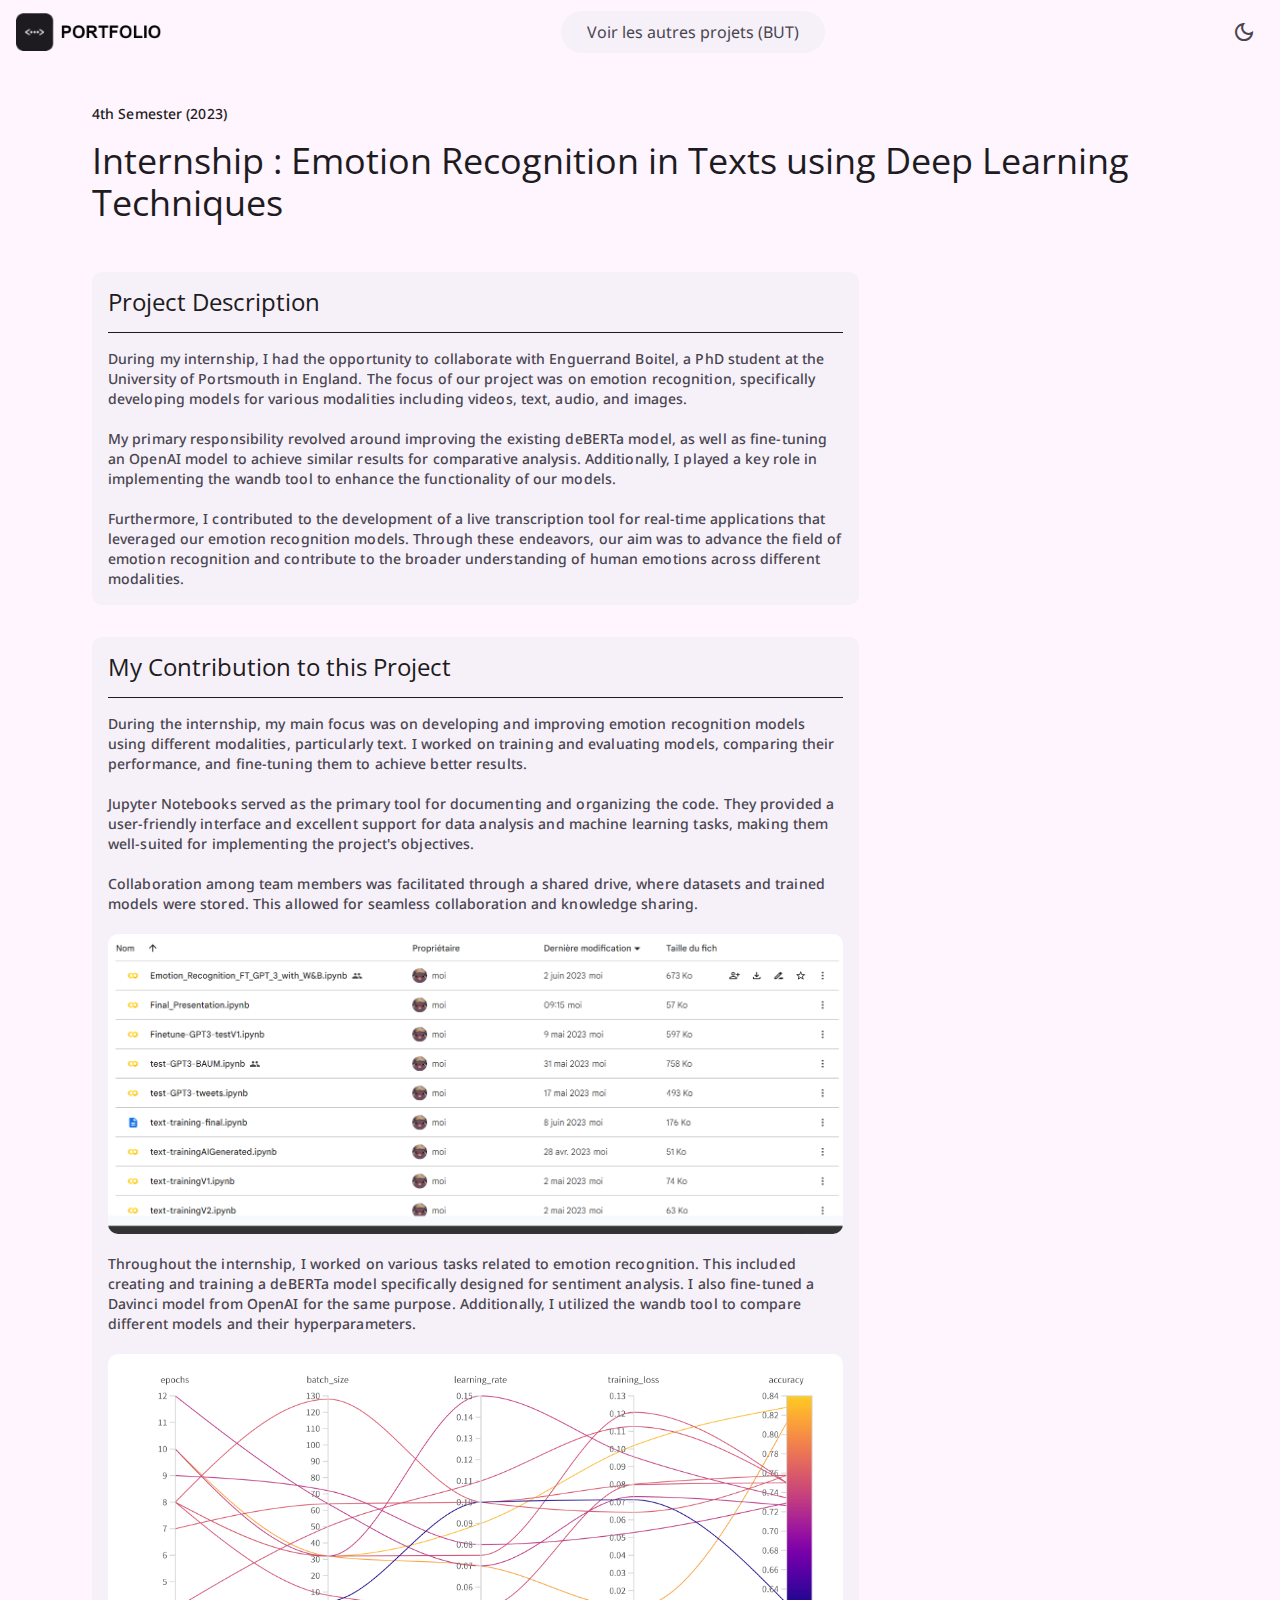
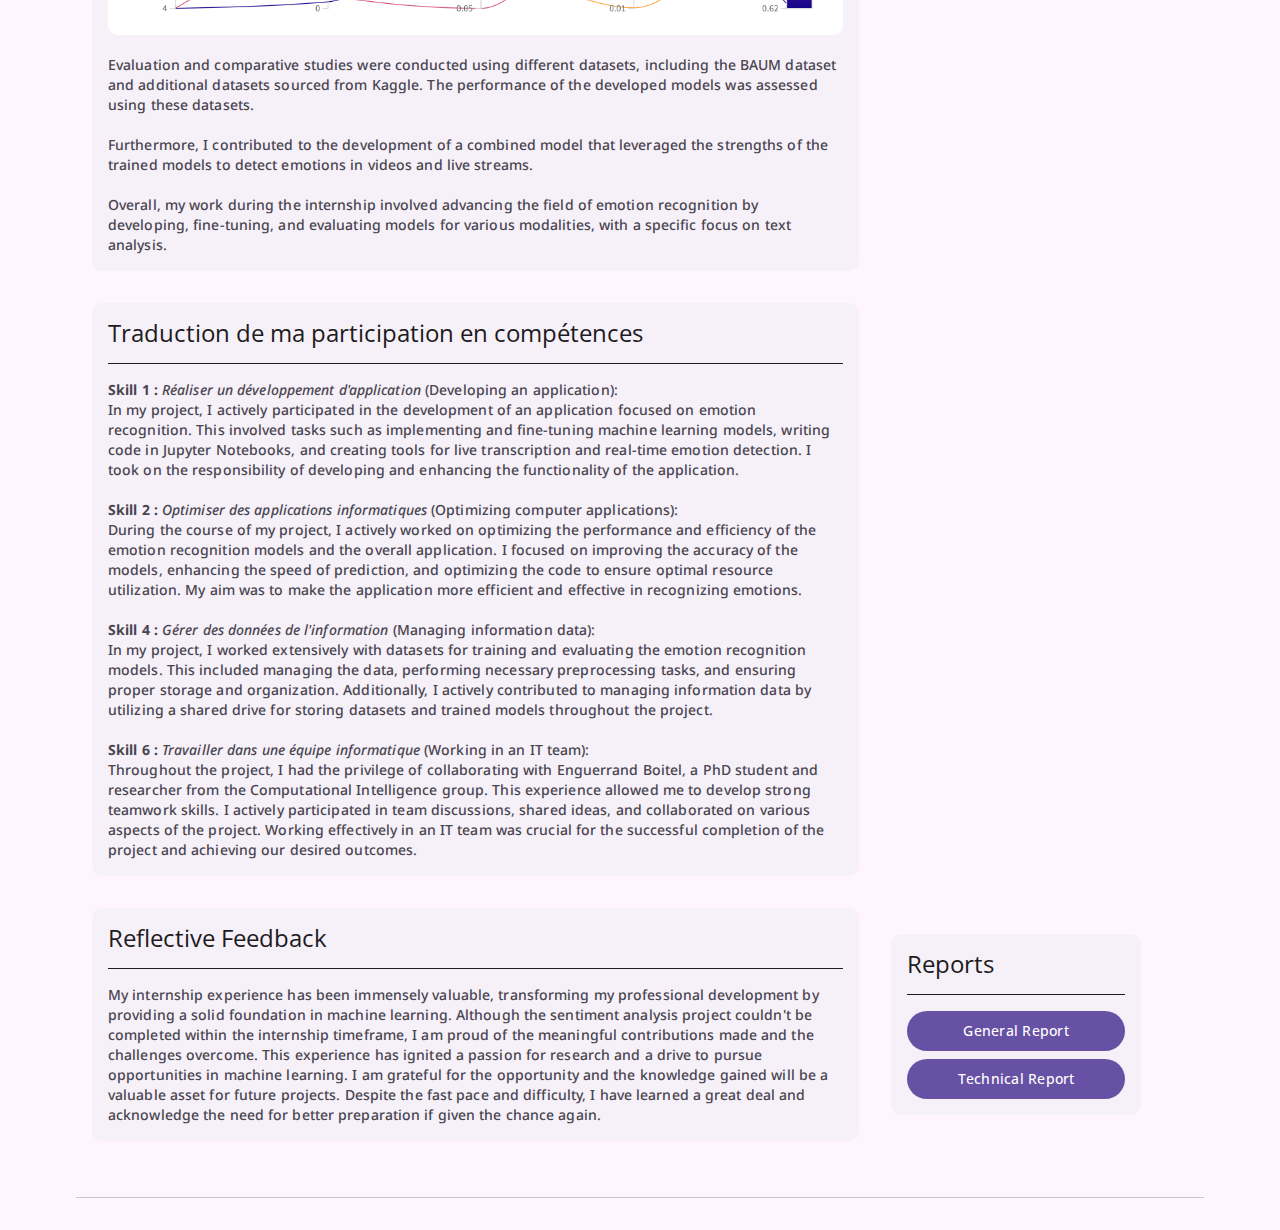
<file: pages/BUT/pages/stage_s4.html>
<!DOCTYPE html>
<html lang="en" data-theme="dark">
<head>
    <meta charset="UTF-8">
    <meta name="viewport" content="width=device-width, initial-scale=1.0">

    <!-- Meta tags -->
    <title>Thomas Chu - Portfolio</title>
    <meta name="title" content="Thomas Chu - Portfolio">
    <meta name="description" content="This is a personal portfolio made by Shu the takodachi">

    <!-- Favicon -->
    <link rel="icon" href="../../../favicon.svg" type="image/svg+xml">

    <!-- Google fonts -->
    <link rel="preconnect" href="https://fonts.googleapis.com">
    <link rel="preconnect" href="https://fonts.gstatic.com" crossorigin>
    <link  rel="stylesheet" href="https://fonts.googleapis.com/css2?family=Noto+Sans:wght@400;500&family=Open+Sans:wght@400;500&display=swap">

    <!-- Material icon link -->
    <link rel="stylesheet" href="https://fonts.googleapis.com/css2?family=Material+Symbols+Outlined:opsz,wght,FILL,GRAD@24,400,0,0">

    <!-- Custom CSS link -->
    <link rel="stylesheet" href="../../../css/style.css">
</head>

<body>
    <!-- Top bar -->
    <header class="topbar">

        <a href="../../../index.html" class="logo">
            <img src="../../../assets/images/Logo_dark.png" alt="Porfolio" class="dark" width="145" height="32">
            <img src="../../../assets/images/Logo_light.png" alt="Porfolio" class="light" width="145" height="32">
        </a>

        <!-- Navbar -->
        <div>
            <nav class="navbar">
                <div class="container">
                    <ul class="nav-menu">
                        <li class="nav-item">
                            <a href="../home.html" class="nav-link">Voir les autres projets (BUT)</a>
                        </li>
                    </ul>
                </div>
            </nav>
        </div>

        <button class="icon-btn theme-btn">
            <span class="material-symbols-outlined dark" aria-hidden="true"> dark_mode </span>
            <span class="material-symbols-outlined light" aria-hidden="true"> light_mode </span>
            <div class="state-layer"></div>
        </button>

    </header>

    <main>
        <article>

            <!-- Description section -->
            <section class="section" style="margin-top: 5em;">
                <div class="container">

                    <div class="main-description">
                        <span class="label-large section-subtitle">4th Semester (2023)</span>
                        <h1 class="display-small">Internship : Emotion Recognition in Texts using Deep Learning Techniques</h1>
                    </div>

                </div>
            </section>

            <!-- Content section -->
            <section class="section">
                <div class="container">

                    <div class="row">
                        <div class="card">
                            <div class="card-content">
                                <h2 class="title-large card-title title">Project Description</h2>
                                <div style="border-top: .1px solid;"></div>

                                <span class="label-large card-subtitle">
                                    During my internship, I had the opportunity to collaborate with Enguerrand Boitel,
                                     a PhD student at the University of Portsmouth in England. The focus of our project 
                                     was on emotion recognition, specifically developing models for 
                                     various modalities including videos, text, audio, and images.
                                    <br><br>

                                    My primary responsibility revolved around improving the existing deBERTa model, 
                                    as well as fine-tuning an OpenAI model to achieve similar results for comparative 
                                    analysis. Additionally, I played a key role in implementing the wandb tool to enhance the functionality of our models.
                                    <br><br>

                                    Furthermore, I contributed to the development of a live transcription tool 
                                    for real-time applications that leveraged our emotion recognition models. 
                                    Through these endeavors, our aim was to advance the field of emotion recognition
                                     and contribute to the broader understanding of human emotions across different modalities.

                                </span>
                            </div>
                        </div>
    
                    </div>

                    <div class="row">

                        <div class="card">
                            <div class="card-content">
                                <h2 class="title-large card-title title">My Contribution to this Project</h2>
                                <div style="border-top: .1px solid;"></div>

                                <span class="label-large card-subtitle">
                                    During the internship, my main focus was on developing and improving emotion recognition models using different 
                                    modalities, particularly text. I worked on training and evaluating models, comparing their performance, 
                                    and fine-tuning them to achieve better results.
                                    <br><br>

                                    Jupyter Notebooks served as the primary tool for documenting and 
                                    organizing the code. They provided a user-friendly interface and excellent support
                                     for data analysis and machine learning tasks, making them well-suited for implementing the project's objectives.
                                    <br><br>

                                    Collaboration among team members was facilitated through a shared drive, where datasets
                                     and trained models were stored. This allowed for seamless collaboration and knowledge sharing.
                                    <br><br>
                                    
                                    <figure>
                                        <img src="../../../assets/images/but/stage_archi.png" alt="archi stage" class="content-image">
                                    </figure>
                                    <br>

                                    Throughout the internship, I worked on various tasks related to emotion recognition. 
                                    This included creating and training a deBERTa model specifically designed for sentiment analysis. 
                                    I also fine-tuned a Davinci model from OpenAI for the same purpose. 
                                    Additionally, I utilized the wandb tool to compare different models and their hyperparameters.
                                    <br><br>
                                    
                                    <figure>
                                        <img src="../../../assets/images/but/wandb.png" alt="wandb" class="content-image">
                                    </figure>
                                    <br>

                                    Evaluation and comparative studies were conducted using different datasets, 
                                    including the BAUM dataset and additional datasets sourced from Kaggle. 
                                    The performance of the developed models was assessed using these datasets.
                                    <br><br>

                                    Furthermore, I contributed to the development of a combined model that leveraged the strengths of the trained models to detect emotions in videos and live streams.
                                    <br><br>

                                    Overall, my work during the internship involved advancing the field of emotion recognition 
                                    by developing, fine-tuning, and evaluating models for various modalities, with a specific focus on text analysis.
                                    <br>

                                </span>
                            </div>
                        </div>

                    </div>

                    <div class="row">

                        <div class="card">
                            <div class="card-content">
                                <h2 class="title-large card-title title">Traduction de ma participation en compétences</h2>
                                <div style="border-top: .1px solid;"></div>

                                <span class="label-large card-subtitle">
                                    <strong>Skill 1 : </strong> <i>Réaliser un développement d'application</i> (Developing an application): <br>
                                    In my project, I actively participated in the development of an application 
                                    focused on emotion recognition. This involved tasks such as implementing and 
                                    fine-tuning machine learning models, writing code in Jupyter Notebooks, and
                                     creating tools for live transcription and real-time emotion detection. I 
                                     took on the responsibility of developing and enhancing the functionality of the application.
                                    <br><br>
                                    
                                    <strong>Skill 2 : </strong> <i> Optimiser des applications informatiques</i> (Optimizing computer applications):  <br>
                                    During the course of my project, I actively worked on optimizing the performance
                                     and efficiency of the emotion recognition models and the overall application. 
                                     I focused on improving the accuracy of the models, enhancing the speed of 
                                     prediction, and optimizing the code to ensure optimal resource utilization. 
                                     My aim was to make the application more efficient and effective in recognizing emotions.
                                     <br><br>

                                     <strong>Skill 4 : </strong>  <i>Gérer des données de l'information</i> (Managing information data):  <br>
                                     In my project, I worked extensively with datasets for training and evaluating 
                                     the emotion recognition models. This included managing the data, performing 
                                     necessary preprocessing tasks, and ensuring proper storage and organization. 
                                     Additionally, I actively contributed to managing information data by
                                     utilizing a shared drive for storing datasets and trained models throughout the project.
                                     <br><br>

                                     <strong>Skill 6 : </strong>  <i>Travailler dans une équipe informatique</i> (Working in an IT team):  <br>
                                     Throughout the project, I had the privilege of collaborating 
                                     with Enguerrand Boitel, a PhD student and researcher from the 
                                     Computational Intelligence group. This experience allowed me to develop
                                      strong teamwork skills. I actively participated in team discussions, shared ideas,
                                       and collaborated on various aspects of the project. Working effectively in an IT team
                                        was crucial for the successful completion of the project and achieving our desired outcomes.
                                </span>
                            </div>
                        </div>
                               
                    </div>

                    <div class="row">
                        <div class="card">
                            <div class="card-content">
                                <h2 class="title-large card-title title">Reflective Feedback</h2>
                                <div style="border-top: .1px solid;"></div>

                                <span class="label-large card-subtitle">
                                    My internship experience has been immensely valuable, transforming my professional 
                                    development by providing a solid foundation in machine learning. Although the sentiment 
                                    analysis project couldn't be completed within the internship timeframe, I am proud of the
                                     meaningful contributions made and the challenges overcome. This experience has ignited a
                                      passion for research and a drive to pursue opportunities in machine learning. I am grateful
                                       for the opportunity and the knowledge gained will be a valuable asset for future projects.
                                        Despite the fast pace and difficulty, I have learned a great deal and acknowledge the need 
                                        for better preparation if given the chance again.
                                </span>
                            </div>
                        </div>

                        <div class="card" style="min-width: 250px;">
                            <div class="card-content">
                                <h2 class="title-large card-title title">Reports</h2>
                                <div style="border-top: .1px solid;"></div>
                                
                                <div style="display: flex; gap: 8px; flex-direction: column;">
                                    <p class="body-medium card-text">
                                        <a href="../rapports/General_Report_CHU_Thomas_S4C1.pdf" class="btn">General Report</a>
                                    </p>
                                    <p class="body-medium card-text">
                                        <a href="../rapports/Technical_Report_CHU_Thomas_S4C1.pdf" class="btn">Technical Report</a>
                                    </p>
                                </div>
                            </div>
                        </div>
                    </div>

                </div>
            </section>
                    
        </article>
    </main>

    <footer class="footer">
        <div class="container">
            <p class="body-medium"></p>
        </div>
    </footer>

    <!-- Custom JS link -->
    <script src="../../../js/script.js"></script>

    <!-- CSS script for this page -->
    <style>
        .content-image {
            width: 100%;
            border-radius: 10px;
        }

        .row {
            display: flex;
            gap: 2em;
            padding-bottom: 2em;
            align-items: center;
        }
        
        .card .card-content {
            display: flex;
            flex-direction: column;
            gap: 1em;
        }

        .card {
            max-width: 70%;
        }

        .column {
            display: flex;
            flex-direction: column;
            gap: 1em;
        }

        .title {
            font-size: 1.5em;
        }

        .main-description {
            display: flex;
            flex-direction: column;
            gap: 1em;
        }

        .custom-list {
            list-style-type: none;
            padding-left: 0;
        }

        .custom-list li::before {
            content: '•'; /* Use bullet character */
            color: #555; /* Bullet color */
            display: inline-block; 
            width: 1em;
            margin-left: -1em; /* Align the bullet with text */
        }

        .list-content {
            padding: .5em 2em;
        }

        @media screen and (max-width: 1000px) {
            .row {
                flex-direction: column;
            }

            .card {
                max-width: 100%;
            }
        }
    </style>
</body>
</html>
</file>
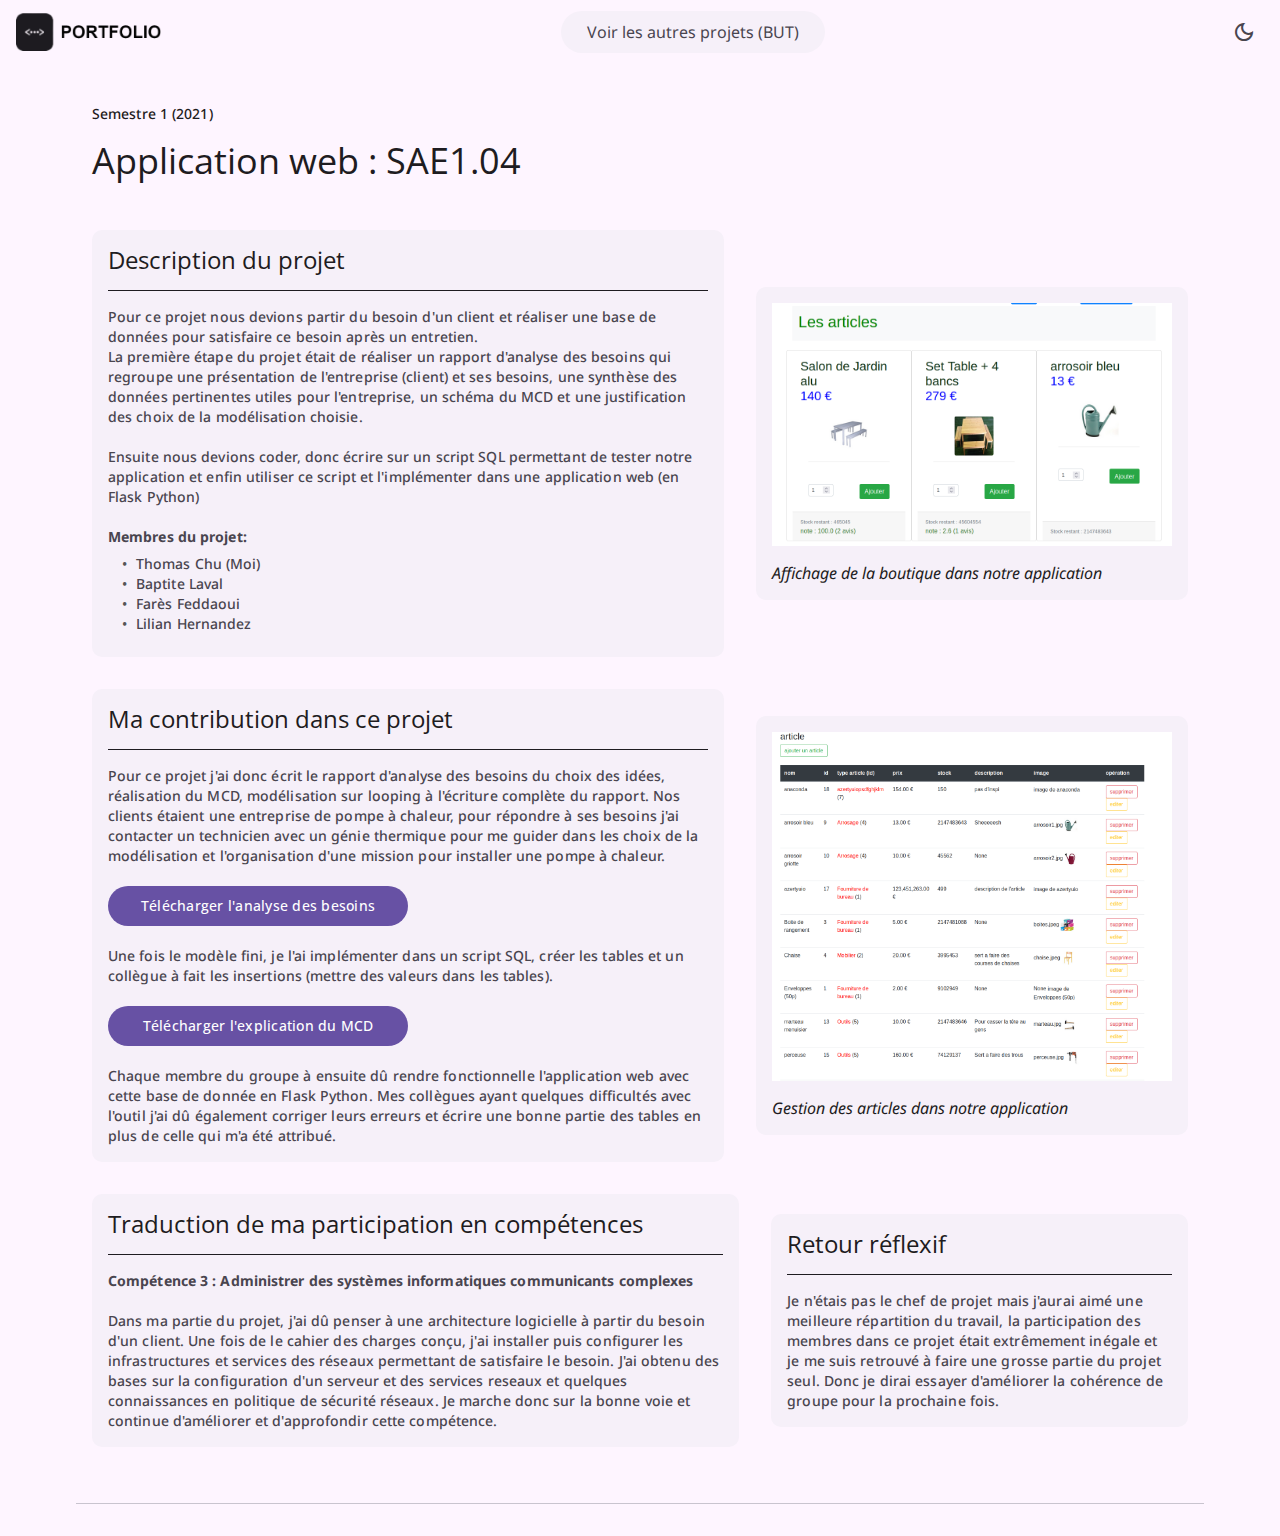
<file: pages/BUT/pages/we_ecommerce_s1.html>
<!DOCTYPE html>
<html lang="en" data-theme="dark">
<head>
    <meta charset="UTF-8">
    <meta name="viewport" content="width=device-width, initial-scale=1.0">

    <!-- Meta tags -->
    <title>Thomas Chu - Portfolio</title>
    <meta name="title" content="Thomas Chu - Portfolio">
    <meta name="description" content="This is a personal portfolio made by Shu the takodachi">

    <!-- Favicon -->
    <link rel="icon" href="../../../favicon.svg" type="image/svg+xml">

    <!-- Google fonts -->
    <link rel="preconnect" href="https://fonts.googleapis.com">
    <link rel="preconnect" href="https://fonts.gstatic.com" crossorigin>
    <link  rel="stylesheet" href="https://fonts.googleapis.com/css2?family=Noto+Sans:wght@400;500&family=Open+Sans:wght@400;500&display=swap">

    <!-- Material icon link -->
    <link rel="stylesheet" href="https://fonts.googleapis.com/css2?family=Material+Symbols+Outlined:opsz,wght,FILL,GRAD@24,400,0,0">

    <!-- Custom CSS link -->
    <link rel="stylesheet" href="../../../css/style.css">
</head>

<body>
    <!-- Top bar -->
    <header class="topbar">

        <a href="../../../index.html" class="logo">
            <img src="../../../assets/images/Logo_dark.png" alt="Porfolio" class="dark" width="145" height="32">
            <img src="../../../assets/images/Logo_light.png" alt="Porfolio" class="light" width="145" height="32">
        </a>

        <!-- Navbar -->
        <div>
            <nav class="navbar">
                <div class="container">
                    <ul class="nav-menu">
                        <li class="nav-item">
                            <a href="../home.html" class="nav-link">Voir les autres projets (BUT)</a>
                        </li>
                    </ul>
                </div>
            </nav>
        </div>

        <button class="icon-btn theme-btn">
            <span class="material-symbols-outlined dark" aria-hidden="true"> dark_mode </span>
            <span class="material-symbols-outlined light" aria-hidden="true"> light_mode </span>
            <div class="state-layer"></div>
        </button>

    </header>

    <main>
        <article>

            <!-- Description section -->
            <section class="section" style="margin-top: 5em;">
                <div class="container">

                    <div class="main-description">
                        <span class="label-large section-subtitle">Semestre 1 (2021)</span>
                        <h1 class="display-small">Application web : SAE1.04</h1>
                    </div>

                </div>
            </section>

            <!-- Content section -->
            <section class="section">
                <div class="container">

                    <div class="row">
                        <div class="card">
                            <div class="card-content">
                                <h2 class="title-large card-title title">Description du projet</h2>
                                <div style="border-top: .1px solid;"></div>

                                <span class="label-large card-subtitle">
                                    Pour ce projet nous devions partir du besoin d'un client et réaliser une base de données pour satisfaire ce besoin après un entretien.
                                    <br>

                                    La première étape du projet était de réaliser un rapport d'analyse des besoins qui 
                                    regroupe une présentation de l'entreprise (client) et ses besoins, une synthèse des 
                                    données pertinentes utiles pour l'entreprise, un schéma du MCD et une justification des choix de la modélisation choisie.
                                    <br><br>

                                    Ensuite nous devions coder, donc écrire sur un script SQL permettant de tester notre 
                                    application et enfin utiliser ce script et l'implémenter dans une application web (en Flask Python)
                                    <br><br>
    
                                    <strong>Membres du projet: </strong>
    
                                    <div class="list-content">
                                        <ul class="custom-list">
                                            <li>Thomas Chu (Moi)</li>
                                            <li>Baptite Laval</li>
                                            <li>Farès Feddaoui</li>
                                            <li>Lilian Hernandez</li>
                                        </ul>
                                    </div>
                                </span>
                            </div>
                        </div>

                        <div class="card">
                            <figure>
                                <img src="../../../assets/images/but/boutique_s1.png" alt="Web screen" width="400" height="400">
                            </figure>
                            <div><i>Affichage de la boutique dans notre application</i></div>
                        </div>
                    </div>

                    <div class="row">
                        <div class="card">
                            <div class="card-content">
                                <h2 class="title-large card-title title">Ma contribution dans ce projet</h2>
                                <div style="border-top: .1px solid;"></div>

                                <span class="label-large card-subtitle">
                                    Pour ce projet j'ai donc écrit le rapport d'analyse des besoins du choix des idées, 
                                    réalisation du MCD, modélisation sur looping à l'écriture complète du rapport. 
                                    Nos clients étaient une entreprise de pompe à chaleur, pour répondre à ses 
                                    besoins j'ai contacter un technicien avec un génie thermique pour me guider 
                                    dans les choix de la modélisation et l'organisation d'une mission pour installer une pompe à chaleur.
                                    <br><br>

                                    <p class="body-medium card-text">
                                        <a href="../rapports/21_Analyse.pdf" class="btn">Télécharger l'analyse des besoins</a>
                                    </p>  
                                    <br>

                                    Une fois le modèle fini, je l'ai implémenter dans un script SQL, 
                                    créer les tables et un collègue à fait les insertions (mettre des valeurs dans les tables).
                                    <br><br>

                                    <p class="body-medium card-text">
                                        <a href="../rapports/Sae_1.04_Explication_mcd.odt" class="btn">Télécharger l'explication du MCD</a>
                                    </p>  
                                    <br>
                                    
                                    Chaque membre du groupe à ensuite dû rendre fonctionnelle l'application web avec cette base 
                                    de donnée en Flask Python. Mes collègues ayant quelques difficultés avec l'outil j'ai dû également 
                                    corriger leurs erreurs et écrire une bonne partie des tables en plus de celle qui m'a été attribué.
                                    

                                    
                                </span>
                            </div>
                        </div>

                        <div class="card">
                            <figure>
                                <img src="../../../assets/images/but/article_edit.png" alt="Web screen" width="400" height="400">
                            </figure>
                            <div><i>Gestion des articles dans notre application</i></div>
                        </div>

                    </div>

                    <div class="row">
                        <div class="card">
                            <div class="card-content">
                                <h2 class="title-large card-title title">Traduction de ma participation en compétences</h2>
                                <div style="border-top: .1px solid;"></div>

                                <span class="label-large card-subtitle">
                                    <strong>Compétence 3 : Administrer des systèmes informatiques communicants complexes</strong>
                                    <br><br>
                                    
                                    Dans ma partie du projet, j'ai dû penser à une architecture logicielle à partir du besoin d'un client. 
                                    Une fois de le cahier des charges conçu, j'ai installer puis configurer les infrastructures 
                                    et services des réseaux permettant de satisfaire le besoin. J'ai obtenu des bases sur la 
                                    configuration d'un serveur et des services reseaux et quelques connaissances en politique de 
                                    sécurité réseaux. Je marche donc sur la bonne voie et continue d'améliorer et d'approfondir cette compétence.
                                </span>
                            </div>
                        </div>

                        <div class="card">
                            <div class="card-content">
                                <h2 class="title-large card-title title">Retour réflexif</h2>
                                <div style="border-top: .1px solid;"></div>

                                <span class="label-large card-subtitle">
                                    Je n'étais pas le chef de projet mais j'aurai aimé une meilleure répartition du travail, 
                                    la participation des membres dans ce projet était extrêmement inégale et je me suis 
                                    retrouvé à faire une grosse partie du projet seul. Donc je dirai essayer d'améliorer 
                                    la cohérence de groupe pour la prochaine fois.
                                </span>
                            </div>
                        </div>
                    </div>

                </div>
            </section>
                    
        </article>
    </main>

    <footer class="footer">
        <div class="container">
            <p class="body-medium"></p>
        </div>
    </footer>

    <!-- Custom JS link -->
    <script src="../../../js/script.js"></script>

    <!-- CSS script for this page -->
    <style>

        .row {
            display: flex;
            gap: 2em;
            padding-bottom: 2em;
            align-items: center;
        }
        
        .card .card-content {
            display: flex;
            flex-direction: column;
            gap: 1em;
        }

        .card {
            max-width: 70%;
        }

        .column {
            display: flex;
            flex-direction: column;
            gap: 1em;
        }

        .title {
            font-size: 1.5em;
        }

        .main-description {
            display: flex;
            flex-direction: column;
            gap: 1em;
        }

        .custom-list {
            list-style-type: none;
            padding-left: 0;
        }

        .custom-list li::before {
            content: '•'; /* Use bullet character */
            color: #555; /* Bullet color */
            display: inline-block; 
            width: 1em;
            margin-left: -1em; /* Align the bullet with text */
        }

        .list-content {
            padding: .5em 2em;
        }

        @media screen and (max-width: 1000px) {
            .row {
                flex-direction: column;
            }

            .card {
                max-width: 100%;
            }
        }
    </style>
</body>
</html>
</file>
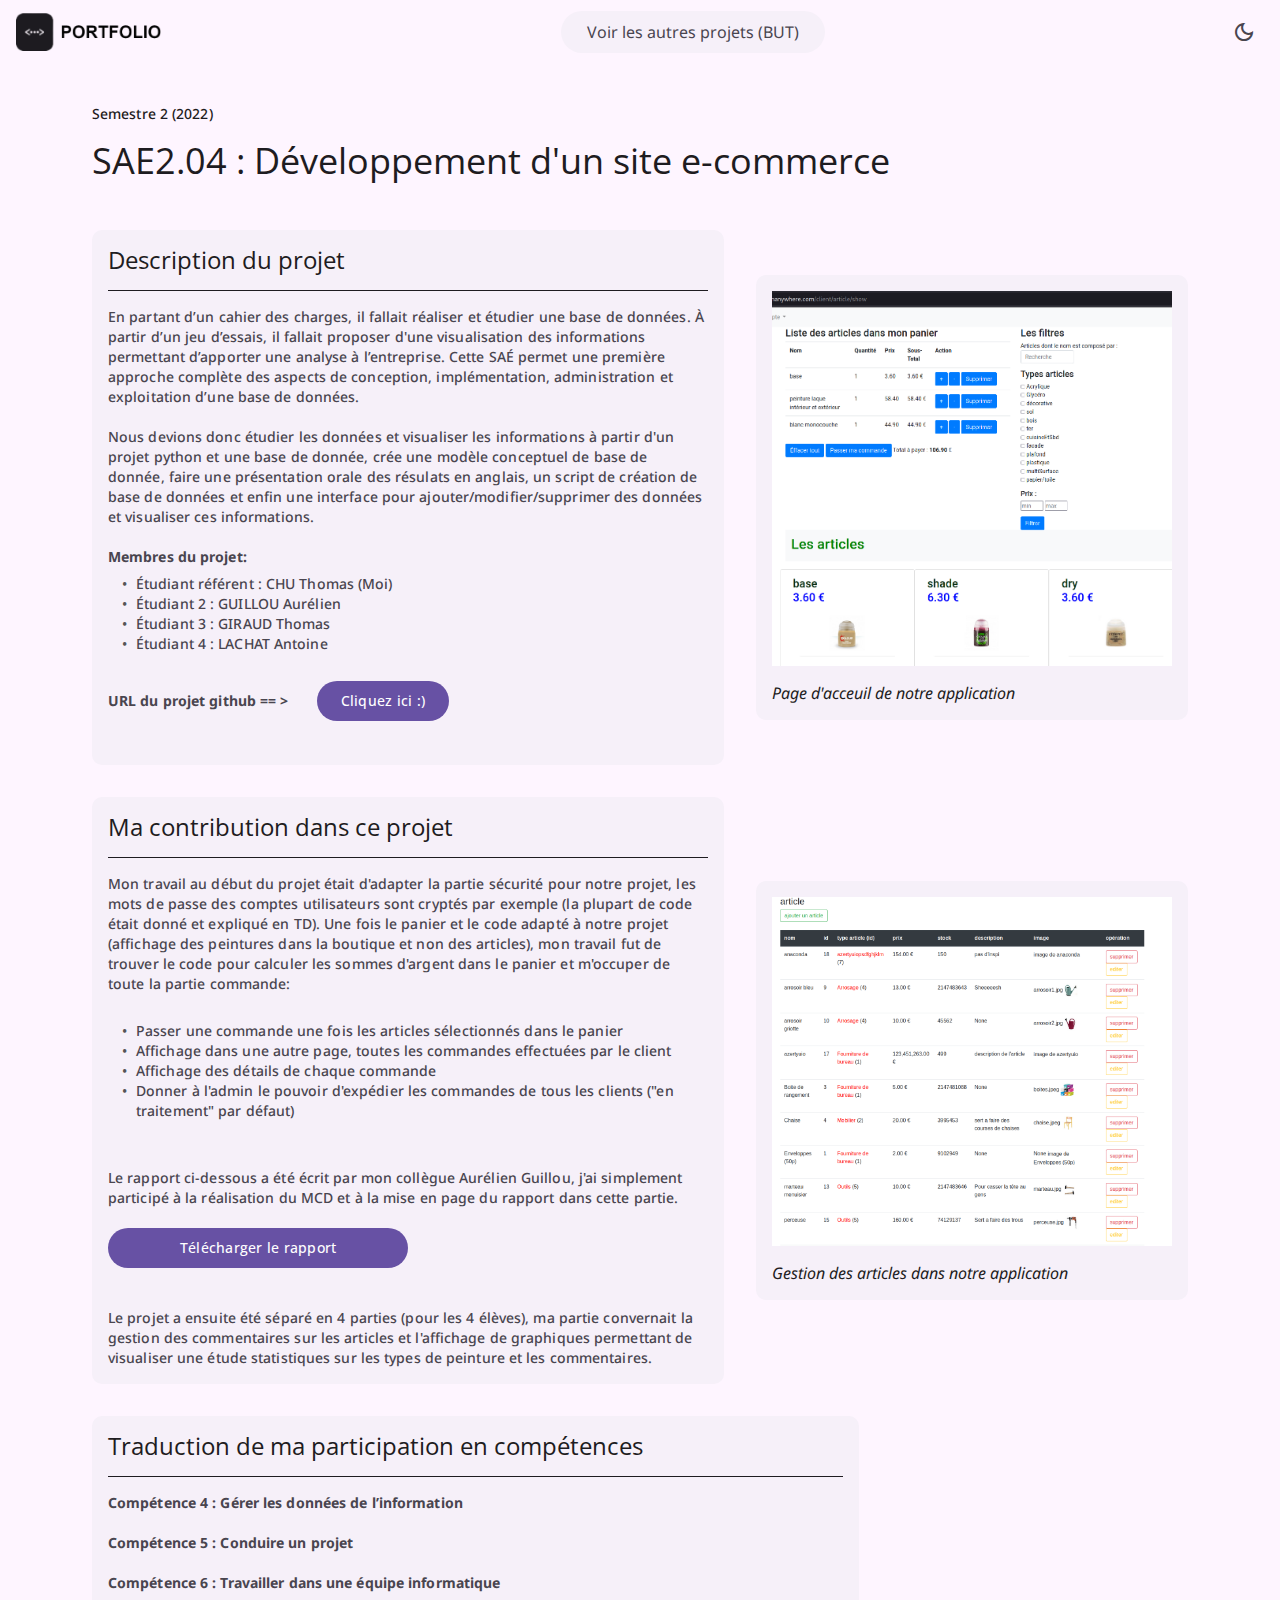
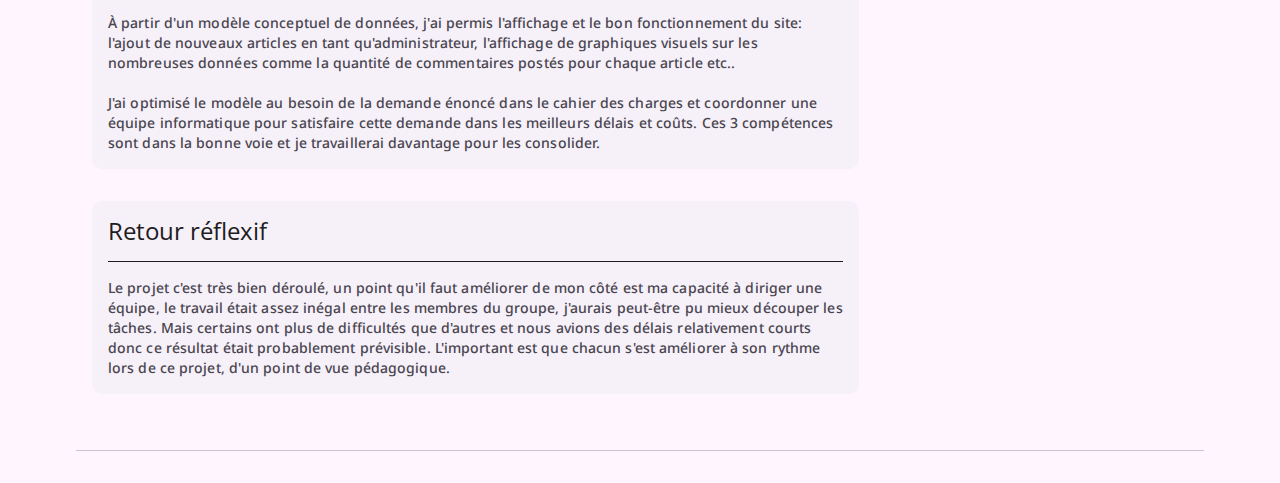
<file: pages/BUT/pages/we_ecommerce_s2.html>
<!DOCTYPE html>
<html lang="en" data-theme="dark">
<head>
    <meta charset="UTF-8">
    <meta name="viewport" content="width=device-width, initial-scale=1.0">

    <!-- Meta tags -->
    <title>Thomas Chu - Portfolio</title>
    <meta name="title" content="Thomas Chu - Portfolio">
    <meta name="description" content="This is a personal portfolio made by Shu the takodachi">

    <!-- Favicon -->
    <link rel="icon" href="../../../favicon.svg" type="image/svg+xml">

    <!-- Google fonts -->
    <link rel="preconnect" href="https://fonts.googleapis.com">
    <link rel="preconnect" href="https://fonts.gstatic.com" crossorigin>
    <link  rel="stylesheet" href="https://fonts.googleapis.com/css2?family=Noto+Sans:wght@400;500&family=Open+Sans:wght@400;500&display=swap">

    <!-- Material icon link -->
    <link rel="stylesheet" href="https://fonts.googleapis.com/css2?family=Material+Symbols+Outlined:opsz,wght,FILL,GRAD@24,400,0,0">

    <!-- Custom CSS link -->
    <link rel="stylesheet" href="../../../css/style.css">
</head>

<body>
    <!-- Top bar -->
    <header class="topbar">

        <a href="../../../index.html" class="logo">
            <img src="../../../assets/images/Logo_dark.png" alt="Porfolio" class="dark" width="145" height="32">
            <img src="../../../assets/images/Logo_light.png" alt="Porfolio" class="light" width="145" height="32">
        </a>

        <!-- Navbar -->
        <div>
            <nav class="navbar">
                <div class="container">
                    <ul class="nav-menu">
                        <li class="nav-item">
                            <a href="../home.html" class="nav-link">Voir les autres projets (BUT)</a>
                        </li>
                    </ul>
                </div>
            </nav>
        </div>

        <button class="icon-btn theme-btn">
            <span class="material-symbols-outlined dark" aria-hidden="true"> dark_mode </span>
            <span class="material-symbols-outlined light" aria-hidden="true"> light_mode </span>
            <div class="state-layer"></div>
        </button>

    </header>

    <main>
        <article>

            <!-- Description section -->
            <section class="section" style="margin-top: 5em;">
                <div class="container">

                    <div class="main-description">
                        <span class="label-large section-subtitle">Semestre 2 (2022)</span>
                        <h1 class="display-small">SAE2.04 : Développement d'un site e-commerce</h1>
                    </div>

                </div>
            </section>

            <!-- Content section -->
            <section class="section">
                <div class="container">

                    <div class="row">
                        <div class="card">
                            <div class="card-content">
                                <h2 class="title-large card-title title">Description du projet</h2>
                                <div style="border-top: .1px solid;"></div>

                                <span class="label-large card-subtitle">
                                    En partant d’un cahier des charges, il fallait réaliser et étudier une base de données. 
                                    À partir d’un jeu d’essais, il fallait proposer d'une visualisation des informations permettant
                                     d’apporter une analyse à l’entreprise. Cette SAÉ permet une première approche complète des 
                                     aspects de conception, implémentation, administration et exploitation d’une base de données.
                                    <br><br>

                                    Nous devions donc étudier les données et visualiser les informations à partir d'un projet python 
                                    et une base de donnée, crée une modèle conceptuel de base de donnée, faire une présentation
                                     orale des résulats en anglais, un script de création de base de données et enfin une interface
                                      pour ajouter/modifier/supprimer des données et visualiser ces informations.
                                    <br><br>

                                    <strong>Membres du projet: </strong>
    
                                    <div class="list-content">
                                        <ul class="custom-list">
                                            <li>Étudiant référent : CHU Thomas (Moi)</li>
                                            <li>Étudiant 2 : GUILLOU Aurélien</li>
                                            <li>Étudiant 3 : GIRAUD Thomas</li>
                                            <li>Étudiant 4 : LACHAT Antoine</li>
                                        </ul>
                                    </div>

                                    <br>
                                    <div class="row">
                                        <strong>URL du projet github  == ></strong>

                                        <p class="body-medium card-text">
                                            <a href="https://github.com/aurelienGUILLOU/SAE" class="btn">Cliquez ici :)</a>
                                        </p>  
                                    </div>
                                  
                                </span>
                            </div>
                        </div>

                        <div class="card">
                            <figure>
                                <img src="../../../assets/images/but/ecommerce_s2.png" alt="Web screen" width="400" height="400">
                            </figure>
                            <div><i>Page d'acceuil de notre application</i></div>
                        </div>
                    </div>

                    <div class="row">
                        <div class="card">
                            <div class="card-content">
                                <h2 class="title-large card-title title">Ma contribution dans ce projet</h2>
                                <div style="border-top: .1px solid;"></div>

                                <span class="label-large card-subtitle">
                                    Mon travail au début du projet était d'adapter la partie sécurité pour notre projet, 
                                    les mots de passe des comptes utilisateurs sont cryptés par exemple (la plupart de 
                                    code était donné et expliqué en TD). Une fois le panier et le code adapté à notre projet
                                     (affichage des peintures dans la boutique et non des articles), mon travail fut de 
                                     trouver le code pour calculer les sommes d'argent dans le panier et m'occuper de toute la partie commande:
                                    <br><br>

                                    <div class="list-content">
                                        <ul class="custom-list">
                                            <li>Passer une commande une fois les articles sélectionnés dans le panier</li>
                                            <li>Affichage dans une autre page, toutes les commandes effectuées par le client</li>
                                            <li>Affichage des détails de chaque commande</li>
                                            <li>Donner à l'admin le pouvoir d'expédier les commandes de tous les clients ("en traitement" par défaut)</li>
                                        </ul>
                                    </div>
                                    <br><br>
                                    
                                    Le rapport ci-dessous a été écrit par mon collègue Aurélien Guillou, 
                                    j'ai simplement participé à la réalisation du MCD et à la mise en page du rapport dans cette partie.
                                    <br><br>

                                    <p class="body-medium card-text">
                                        <a href="../rapports/sae204_n°11.pdf" class="btn">Télécharger le rapport</a>
                                    </p>
                                    <br><br>

                                    Le projet a ensuite été séparé en 4 parties (pour les 4 élèves), ma partie 
                                    convernait la gestion des commentaires sur les articles et l'affichage de 
                                    graphiques permettant de visualiser une étude statistiques sur les types de peinture et les commentaires.
                                    
                                </span>
                            </div>
                        </div>

                        <div class="card">
                            <figure>
                                <img src="../../../assets/images/but/article_edit.png" alt="Web screen" width="400" height="400">
                            </figure>
                            <div><i>Gestion des articles dans notre application</i></div>
                        </div>

                    </div>

                    <div class="row">
                        <div class="card">
                            <div class="card-content">
                                <h2 class="title-large card-title title">Traduction de ma participation en compétences</h2>
                                <div style="border-top: .1px solid;"></div>

                                <span class="label-large card-subtitle">

                                    <strong>Compétence 4 : Gérer les données de l’information</strong>
                                    <br><br>
                                    <strong>Compétence 5 : Conduire un projet</strong>
                                    <br><br>
                                    <strong>Compétence 6 : Travailler dans une équipe informatique</strong>
                                    <br><br>
                                    
                                    À partir d'un modèle conceptuel de données, j'ai permis l'affichage et le bon fonctionnement du site: 
                                    l'ajout de nouveaux articles en tant qu'administrateur, l'affichage de graphiques visuels sur les 
                                    nombreuses données comme la quantité de commentaires postés pour chaque article etc..
                                    <br><br>

                                    J'ai optimisé le modèle au besoin de la demande énoncé dans le cahier des charges et 
                                    coordonner une équipe informatique pour satisfaire cette demande dans les meilleurs 
                                    délais et coûts. Ces 3 compétences sont dans la bonne voie et je travaillerai davantage pour les consolider.
                                </span>
                            </div>
                        </div>

                    </div>

                    <div class="row">
                        <div class="card">
                            <div class="card-content">
                                <h2 class="title-large card-title title">Retour réflexif</h2>
                                <div style="border-top: .1px solid;"></div>

                                <span class="label-large card-subtitle">
                                    Le projet c'est très bien déroulé, un point qu'il faut améliorer de 
                                    mon côté est ma capacité à diriger une équipe, le travail était assez 
                                    inégal entre les membres du groupe, j'aurais peut-être pu mieux découper les 
                                    tâches. Mais certains ont plus de difficultés que d'autres et nous avions 
                                    des délais relativement courts donc ce résultat était probablement prévisible. 
                                    L'important est que chacun s'est améliorer à son rythme lors de ce projet, d'un point de vue pédagogique.
                                </span>
                            </div>
                        </div>
                    </div>

                </div>
            </section>
                    
        </article>
    </main>

    <footer class="footer">
        <div class="container">
            <p class="body-medium"></p>
        </div>
    </footer>

    <!-- Custom JS link -->
    <script src="../../../js/script.js"></script>

    <!-- CSS script for this page -->
    <style>

        .row {
            display: flex;
            gap: 2em;
            padding-bottom: 2em;
            align-items: center;
        }
        
        .card .card-content {
            display: flex;
            flex-direction: column;
            gap: 1em;
        }

        .card {
            max-width: 70%;
        }

        .column {
            display: flex;
            flex-direction: column;
            gap: 1em;
        }

        .title {
            font-size: 1.5em;
        }

        .main-description {
            display: flex;
            flex-direction: column;
            gap: 1em;
        }

        .custom-list {
            list-style-type: none;
            padding-left: 0;
        }

        .custom-list li::before {
            content: '•'; /* Use bullet character */
            color: #555; /* Bullet color */
            display: inline-block; 
            width: 1em;
            margin-left: -1em; /* Align the bullet with text */
        }

        .list-content {
            padding: .5em 2em;
        }

        @media screen and (max-width: 1000px) {
            .row {
                flex-direction: column;
            }

            .card {
                max-width: 100%;
            }
        }
    </style>
</body>
</html>
</file>
<file: css/style.css>
/*-----------------------------------*\
  #style.css
\*-----------------------------------*/


/*-----------------------------------*\
  #CUSTOM PROPERTY
\*-----------------------------------*/

:root {

  /** COLOR */

  /* light theme */
  --background-light: hsl(293, 100%, 98%);
  --on-background-light: hsl(264, 8%, 12%);
  --surface-light: hsl(293, 100%, 98%);
  --on-surface-light: hsl(264, 8%, 12%);
  --on-surface-variant-light: hsl(264, 7%, 29%);
  --surface-container-low-light: hsl(278, 44%, 96%);
  --surface-container-light: hsl(276, 38%, 95%);
  --surface-bright-light: hsl(293, 100%, 98%);
  --primary-light: hsl(256, 34%, 48%);
  --on-primary-light: hsl(0, 0%, 100%);
  --outline-light: hsl(270, 4%, 47%);
  --outline-variant-light: hsl(270, 11%, 79%);

  /* dark theme */
  --background-dark: hsl(260, 14%, 8%);
  --on-background-dark: hsl(280, 17%, 90%);
  --surface-dark: hsl(260, 14%, 8%);
  --on-surface-dark: hsl(280, 17%, 90%);
  --on-surface-variant-dark: hsl(270, 11%, 79%);
  --surface-container-low-dark: hsl(264, 8%, 12%);
  --surface-container-dark: hsl(257, 10%, 14%);
  --surface-bright-dark: hsl(270, 5%, 23%);
  --primary-dark: hsl(258, 100%, 87%);
  --on-primary-dark: hsl(259, 58%, 28%);
  --outline-dark: hsl(264, 5%, 58%);
  --outline-variant-dark: hsl(264, 7%, 29%);

  /** TYPOGRAPHY */

  /* font family */
  --font-primary: 'Open Sans', sans-serif;
  --font-secondary: 'Noto Sans', sans-serif;

  /* font size */
  --base-font-size: 62.5%;
  --display-large: 5.7rem;
  --display-medium: 4.5rem;
  --display-small: 3.6rem;
  --headline-large: 3.2rem;
  --headline-medium: 2.8rem;
  --headline-small: 2.4rem;
  --title-large: 2rem;
  --title-medium: 1.6rem;
  --title-small: 1.4rem;
  --label-large: 1.4rem;
  --label-medium: 1.2rem;
  --label-small: 1.1rem;
  --body-large: 1.6rem;
  --body-medium: 1.4rem;
  --body-small: 1.2rem;

  /* font weight */
  --weight-regular: 400;
  --weight-medium: 500;

  /** Border Radius */
  --shape-corner-extra-small: 4px;
  --shape-corner-small: 8px;
  --shape-corner-medium: 12px;
  --shape-corner-large: 16px;
  --shape-corner-full: 500px;
  --shape-corner-circle: 50%;

  /** Radius */
  --radius-small: 5px;
  --radius-medium: 10px;
  --radius-large: 20px;
  --radius-extra-large: 30px;
  --radius-full: 500px;

  /** Box Shadow */
  --elevation-1: 0px 1px 3px 1px #00000026, 0px 1px 2px 0px #0000004d;

  /** Extra */
  --section-padding: 24px;
  --top-bar-height: 64px;

}

[data-theme="light"] {

  color-scheme: light;

  --background: var(--background-light);
  --on-background: var(--on-background-light);
  --surface: var(--surface-light);
  --on-surface: var(--on-surface-light);
  --on-surface-variant: var(--on-surface-variant-light);
  --surface-container-low: var(--surface-container-low-light);
  --surface-container: var(--surface-container-light);
  --surface-bright: var(--surface-bright-light);
  --primary: var(--primary-light);
  --on-primary: var(--on-primary-light);
  --outline: var(--outline-light);
  --outline-variant: var(--outline-variant-light);
}

[data-theme="dark"] {

  color-scheme: dark;

  --background: var(--background-dark);
  --on-background: var(--on-background-dark);
  --surface: var(--surface-dark);
  --on-surface: var(--on-surface-dark);
  --on-surface-variant: var(--on-surface-variant-dark);
  --surface-container-low: var(--surface-container-low-dark);
  --surface-container: var(--surface-container-dark);
  --surface-bright: var(--surface-bright-dark);
  --primary: var(--primary-dark);
  --on-primary: var(--on-primary-dark);
  --outline: var(--outline-dark);
  --outline-variant: var(--outline-variant-dark);
}

@media (prefers-reduced-motion: no-preference) {

  :root {

    /** TRANSITION */

    /* duration */
    --motion-duration-short-1: 100ms;

    /* easing */
    --motion-easing-linear: cubic-bezier(0, 0, 1, 1);

  }
}


/*-----------------------------------*\
  #RESET
\*-----------------------------------*/

*,
*::before,
*::after {
  margin: 0;
  padding: 0;
  box-sizing: border-box;
}

li { list-style: none; }

a,
img,
span,
input,
button,
textarea {display: block;}

a {
  color: inherit;
  text-decoration: none;
}

img { height: auto; }

input,
button,
textarea {
  background: none;
  border: none;
  font: inherit;
}

input,
textarea { width: 100%; }

button { cursor: pointer; }

textarea { resize: none; }

html {
  font-size: var(--base-font-size);
  font-family: var(--font-secondary);
  scroll-behavior: smooth;
}

body {
  background-color: var(--background);
  color: var(--on-background);
  font-size: var(--body-large);
}


/*-----------------------------------*\
  #TYPOGRAPHY
\*-----------------------------------*/

.display-large {
  font-size: var(--display-large);
  font-weight: var(--weight-regular);
  font-family: var(--font-primary);
  line-height: 64px;
  letter-spacing: -0.25px;
}

.display-medium {
  font-size: var(--display-medium);
  font-weight: var(--weight-regular);
  font-family: var(--font-primary);
  line-height: 52px;
}

.display-small {
  font-size: var(--display-small);
  font-weight: var(--weight-regular);
  font-family: var(--font-primary);
  line-height: 42px;
}

.headline-large {
  font-size: var(--headline-large);
  font-weight: var(--weight-regular);
  font-family: var(--font-primary);
  line-height: 40px;
}

.headline-medium {
  font-size: var(--headline-medium);
  font-weight: var(--weight-regular);
  font-family: var(--font-primary);
  line-height: 36px;
}

.headline-small {
  font-size: var(--headline-small);
  font-weight: var(--weight-regular);
  font-family: var(--font-primary);
  line-height: 32px;
}

.title-large {
  font-size: var(--title-large);
  font-weight: var(--weight-regular);
  font-family: var(--font-primary);
  line-height: 28px;
}

.title-medium {
  font-size: var(--title-medium);
  font-weight: var(--weight-medium);
  font-family: var(--font-primary);
  line-height: 24px;
  letter-spacing: 0.15px;
}

.title-small {
  font-size: var(--title-small);
  font-weight: var(--weight-medium);
  font-family: var(--font-primary);
  line-height: 20px;
  letter-spacing: 0.1px;
}

.body-large {
  font-size: var(--body-large);
  font-weight: var(--weight-regular);
  line-height: 24px;
  letter-spacing: 0.5px;
}

.body-medium {
  font-size: var(--body-medium);
  font-weight: var(--weight-medium);
  font-family: var(--font-primary);
  line-height: 20px;
  letter-spacing: 0.25px;
}

.body-small {
  font-size: var(--body-small);
  font-weight: var(--weight-medium);
  font-family: var(--font-primary);
  line-height: 16px;
  letter-spacing: 0.4px;
}

.label-large {
  font-size: var(--label-large);
  font-weight: var(--weight-medium);
  line-height: 20px;
  letter-spacing: 0.1px;
}

.label-medium {
  font-size: var(--label-medium);
  font-weight: var(--weight-medium);
  line-height: 16px;
  letter-spacing: 0.5px;
}

.label-small {
  font-size: var(--label-small);
  font-weight: var(--weight-medium);
  line-height: 16px;
  letter-spacing: 0.5px;
}


/*-----------------------------------*\
  #REUSED STYLE
\*-----------------------------------*/

.material-symbols-outlined {
  width: 1em;
  height: 1em;
  display: block;
  font-variation-settings:
    'FILL' 0,
    'wght' 400,
    'GRAD' 0,
    'opsz' 24;
}

:has(> .state-layer) {
  position: relative;
  overflow: hidden;
  z-index: 1;
}

.state-layer {
  position: absolute;
  inset: 0;
  background-color: var(--state-layer-bg);
  transition: var(--motion-duration-short-1) var(--motion-easing-linear);
  opacity: 0;
}

:has(> .state-layer):hover .state-layer { opacity: 0.08; }

:has(> .state-layer):is(:focus, :focus-visible, :active) .state-layer { 
  opacity: 0.12; 
}

.section { padding-block: var(--section-padding); }

.container { padding-inline: 16px; }

.img-holder {
  aspect-ratio: var(--width) / var(--height);
  background-color: transparent;
  overflow: hidden;
}

.img-cover {
  width: 100%;
  height: 100%;
  object-fit: cover;
}

.tab-content:not(.active) { display: none; }

.section-title { margin-block-end: 16px;}


/*-----------------------------------*\
  #COMPONENT
\*-----------------------------------*/

/**
 * BUTTON
 */

 .icon-btn {
  width: 40px;
  height: 40px;
  display: grid;
  place-items: center;
 }

 .btn {
  height: 40px;
  display: grid;
  place-items: center;
  padding-inline: 24px;
  max-width: 300px;
  border-radius: var(--radius-full);
  background-color: var(--primary);
  color: var(--on-primary);
  font-weight: var(--weight-medium);
  overflow: hidden;
  --state-layer-bg: var(--on-primary);
 }

 .btn:hover:not(:focus) {
  box-shadow: var(--elevation-1);
 }

 .interactive-btn {
  border-radius: var(--radius-small);
  font-weight: var(--weight-medium);
  color: var(--on-primary);
  background-color: var(--primary);
  transition: background-color 0.3s ease, color 0.3s ease;
  padding: .5em 1em;
}

.interactive-btn:hover {
  background-color: var(--primary-hover); /* A slightly darker or different shade of the primary color */
  color: var(--on-primary-hover); /* A different color for the text if desired */
}



/**
 * TAB
 */

 .primary-tabs {
  background-color: var(--background);
  margin-block-start: 24px;
  margin-inline: 16px;
  display: grid;
  grid-template-columns: repeat(3, 1fr);
  justify-content: center;
  border-block-end: 1px solid var(--outline-variant);
 }

 .tab-btn {
  height: 48px;
  width: 100%;
  display: grid;
  place-content: center;
  background-color: var(--surface);
  color: var(--on-surface-variant);
  --state-layer-bg: var(--on-surface-variant);
 }

 .tab-btn.active {
  color: var(--primary);
  --state-layer-bg: var(--primary);
 }

 .tab-text {
  position: relative;
  height: 48px;
  line-height: 48px;
 }

 .tab-text::after {
  content: "";
  position: absolute;
  bottom: 0;
  left: 0;
  width: 100%;
  height: 3px;
  border-radius: 3px 3px 0 0;
  background-color: var(--primary);
  opacity: 0;
 }

 .tab-btn.active .tab-text::after {
  opacity: 1;
 }


/**
 * CHIP
 */

 .chip {
  height: 32px;
  max-width: max-content;
  display: flex;
  justify-content: center;
  align-items: center;
  gap: 8px;
  padding-inline: 16px;
  border: 1px solid var(--outline);
  border-radius: var(--radius-small);
  background-color: var(--surface);
  color: var(--on-surface-variant);
  --state-layer-bg: var(--on-surface-variant);
 }

 .chip .material-symbols-outlined { font-size: 1.8rem;}

/**
 * CARD
 */

 .card {
  background-color: var(--surface-container-low);
  border-radius: var(--radius-medium);
  padding: 16px;
  display: grid;
  gap: 16px;
  --state-layer-bg: var(--on-surface);
 }

 .card-banner { border-radius: var(--radius-medium); }

 .card-content {
  display: grid;
  gap: 4px;
 }

 .card-subtitle { color: var(--on-surface-variant); }

 .card-title { color: var(--on-surface); }


/**
 * NAVBAR
 */

  .navbar {
    background-color: var(--surface-container-low);
    border-radius: 500px;
  }

  .nav-menu {
    display: flex;
  }

  .nav-link {
    color: var(--on-surface-variant);
    border-radius: 5px;
    padding: 10px;
    transition: background-color 0.3s ease, color 0.3s ease;
  }

  .nav-link:hover {
    background-color: var(--primary);
    color: var(--on-surface);
  }

/**
 * INPUT FIELD
 */

 .input-field,
 .textarea {
  color: var(--on-surface);
  padding: 13px 16px;
  box-shadow: inset 0 0 0 1px var(--outline);
  border-radius: var(--radius-extra-small);
  outline: none;
  transition: box-shadow var(--motion-duration-short-1) var(--motion-easing-linear);
 }

 .textarea {
  height: 120px;
  padding: 16px;
 }

 :where(.input-field, .textarea)::placeholder { color: var(--on-surface-variant); }

 :where(.input-field, .textarea):focus { box-shadow: inset 0 0 0 2px var(--primary); }


/*-----------------------------------*\
  #TOP BAR
\*-----------------------------------*/

.topbar {
  background-color: var(--background);
  position: fixed;
  top: 0;
  left: 0;
  width: 100%;
  height: var(--top-bar-height);
  display: flex;
  justify-content: space-between;
  align-items: center;
  padding-inline: 16px;
  z-index: 4;
}

[data-theme="dark"] .logo .light,
[data-theme="light"] .logo .dark {
  display: none;
}

[data-theme="dark"] .logo .dark,
[data-theme="light"] .logo .light {
  display: block;
}

.theme-btn {
  color: var(--on-surface-variant);
  --state-layer-bg: var(--on-surface-variant);
  border-radius: var(--radius-full);
  overflow: hidden;
}

[data-theme="dark"] .theme-btn .dark,
[data-theme="light"] .theme-btn .light {
  display: none;
}

/*-----------------------------------*\
  #HERO
\*-----------------------------------*/

.hero { padding-block-start: calc(var(--top-bar-height) + 24px); }

.hero .container {
  display: grid;
  align-items: center;
  gap: 24px;
}

.hero-banner {
  width: 240px;
  border-radius: var(--radius-circle);
}

.hero-content {
  max-width: 500px;
}

.hero .section-subtitle { color: var(--on-surface-variant); }

.hero .section-text { 
  margin-block: 5px 16px;
  color: var(--on-surface-variant);
}

.hero .btn-wrapper {
  display: flex;
  flex-wrap: wrap;
  gap: 8px;
}


/*-----------------------------------*\
  #ABOUT CARD
\*-----------------------------------*/

.about-card {
  background-color: var(--surface-container-low);
  color: var(--on-surface-variant);
  margin-inline: 16px;
  padding: 16px;
  margin-block-start: 24px;
  border-radius: var(--radius-large);
}

.about-card .card-title { color: var(--on-surface); }

.about-card .card-text {
  margin-block: 12px;
  padding-block: 12px;
  border-block: 1px solid var(--outline-variant);
}

.about-list {
  display: grid;
  gap: 12px;
}

.list-item {
  display: flex;
  align-items:center;
  gap: 4px;
}

/*-----------------------------------*\
  #PROJECT
\*-----------------------------------*/

.project-list {
  display: grid;
  grid-template-columns: repeat(auto-fit, minmax(260px, 1fr));
  gap: 12px;
}



/*-----------------------------------*\
  #RESUME
\*-----------------------------------*/

.resume-tab .list {
  display: grid;
  grid-template-columns: repeat(auto-fit, minmax(300px, 1fr));
  gap: 24px;
  margin-block-end: 28px;
}

.resume-card {
  display: grid;
  gap: 4px;
}

.resume-card .card-subtitle { color: var(--primary); }

.resume-card .card-text { color: var(--on-surface-variant); }

.resume-bottom-list {
  display: grid;
  grid-template-columns: repeat(auto-fit, minmax(150px, 1fr));
  gap: 12px;
}

.resume-bottom-item {
  background-color: var(--surface-container);
  display: flex;
  align-items: center;
  gap: 8px;
  padding: 12px;
  border-radius: var(--radius-small);
}

.resume-bottom-item .icon { height: 28px;}



/*-----------------------------------*\
  #CONTACT
\*-----------------------------------*/

.contact-tab { padding-block-end: 0; }

.contact-tab .container { padding-block-end: 24px; }

.contact-info,
.contact-info-list {
  display: grid;
  gap: 12px;
}

.contact-info { margin-block-end: 24px; }

.contact-info-list {
  padding-block-end: 12px;
  border-block-end: 1px solid var(--outline-variant);
}

.contact-info-item {
  display: flex;
  align-items: center;
  gap: 12px;
}

.contact-info .icon-box {
  width: 48px;
  height: 48px;
  flex-shrink: 0;
  display: grid;
  place-items: center;
  color: var(--on-surface-variant);
}

.info-content {
  display: grid;
  gap: 4px;
}

.info-title {
  color: var(--on-surface-variant);
  opacity: 0.6;
}

.info-text { color: var(--on-surface-variant); }

.social-list {
  display: flex;
  gap: 12px;
}

.social-item {
  padding: 12px;
}

.input-wrapper {
  margin-block-start: 16px;
  display: grid;
  gap: 10px;
}

.contact-form {
  background-color: var(--surface-container);
  padding: 16px;
  margin-block-end: 16px;
  border-radius: var(--radius-medium);
}




/*-----------------------------------*\
  #FOOTER
\*-----------------------------------*/

.footer .container {
  text-align: center;
  padding: 16px;
  border-block-start: 1px solid var(--outline-variant);
}



/*-----------------------------------*\
  #MEDIA QUERIES
\*-----------------------------------*/

/** Responsive magic for screen larger than 768px */
@media (min-width: 768px) {

  /** REUSED STYLE */

  .article {
    position: relative;
    display: grid;
    grid-template-columns: 0.5fr 1fr;
    align-items: flex-start;
  }

  .about-card,
  .primary-tabs {
    position: sticky;
    top: 64px;
  }

  .primary-tabs { z-index: 2;}

  /** HERO */

  .hero .container { grid-template-columns: 0.2fr 1fr;}

}

/** Responsive magic for screen larger than 1200px */
@media (min-width: 1200px) {

  /** REUSED STYLE */

  .container,
  .article {
    max-width: 1128px;
    margin-inline: auto;
  }

  /** ABOUT CARD */

  .about-card { margin-inline: 8px; }

  /** CONTACT */

  .contact-tab .container {
    display: grid;
    align-items: flex-start;
    grid-template-columns: 0.6fr 1fr;
    gap: 24px;
  }

}
</file>
